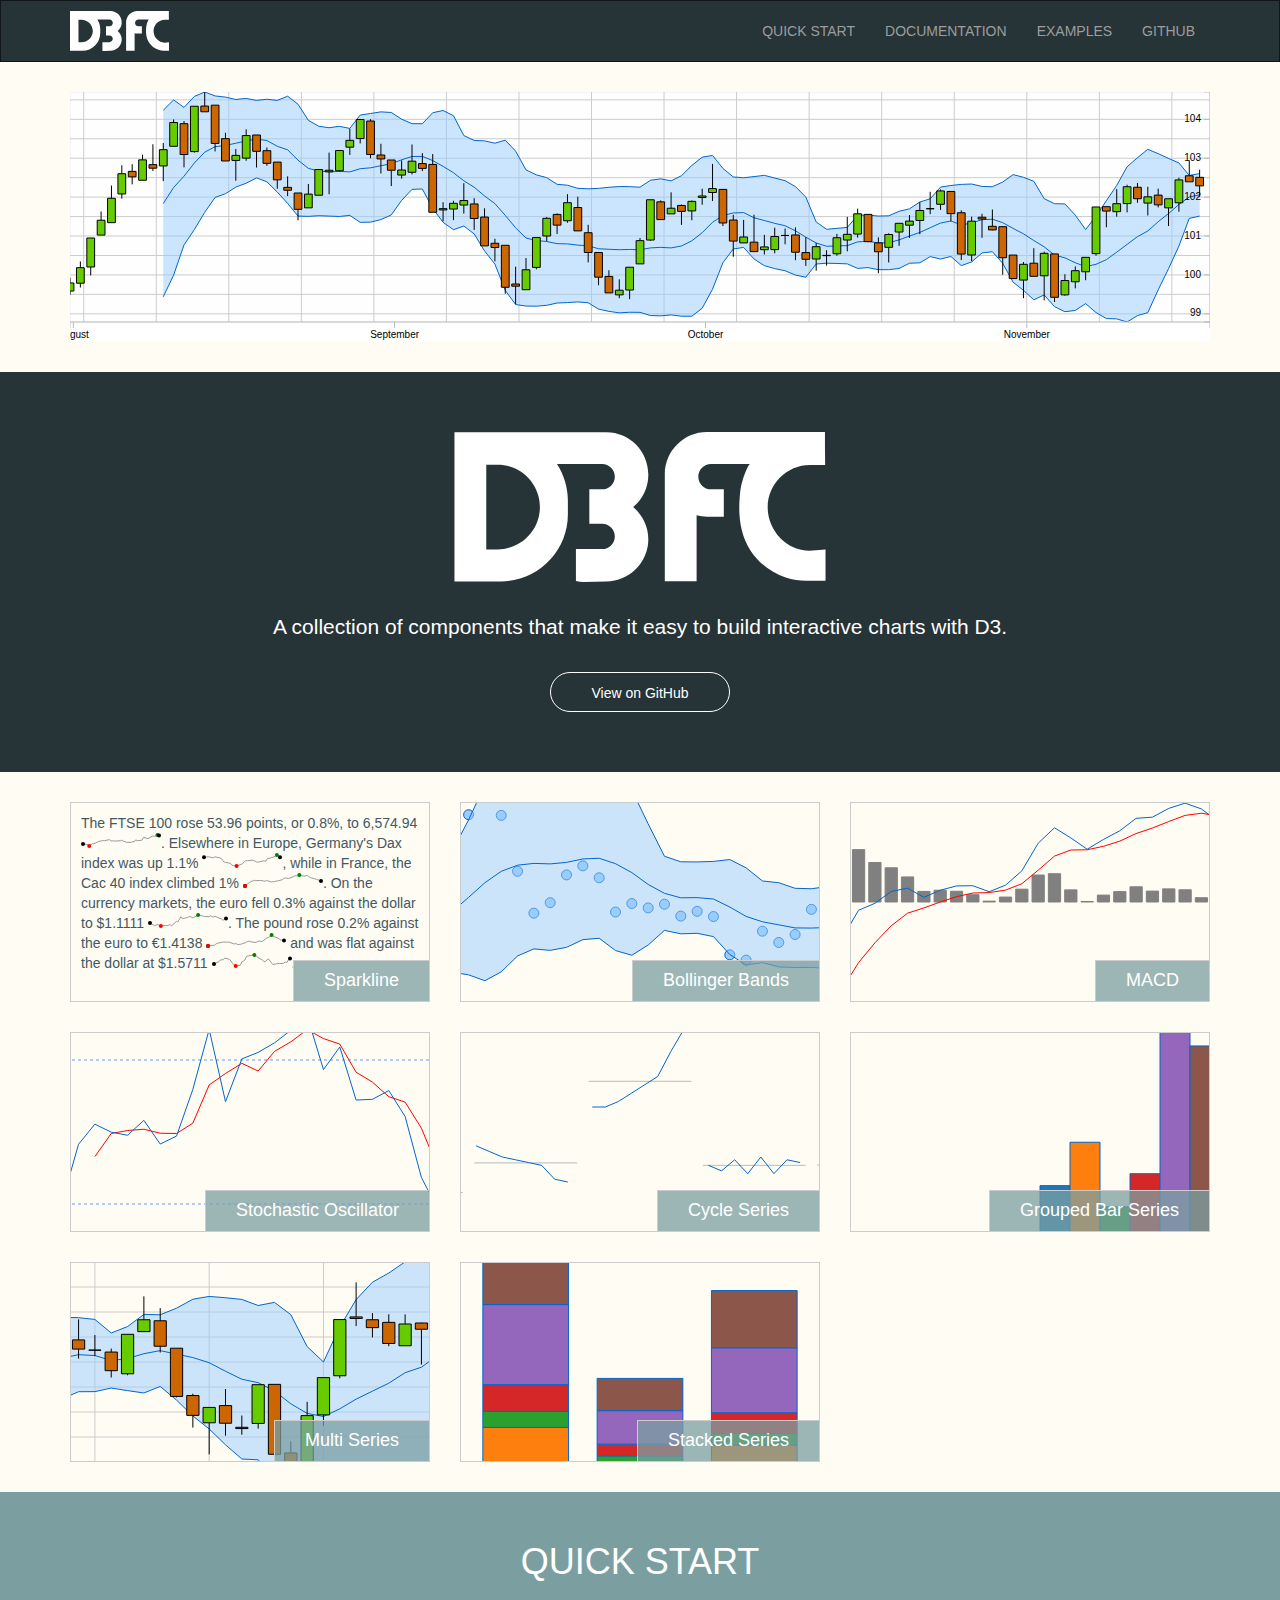
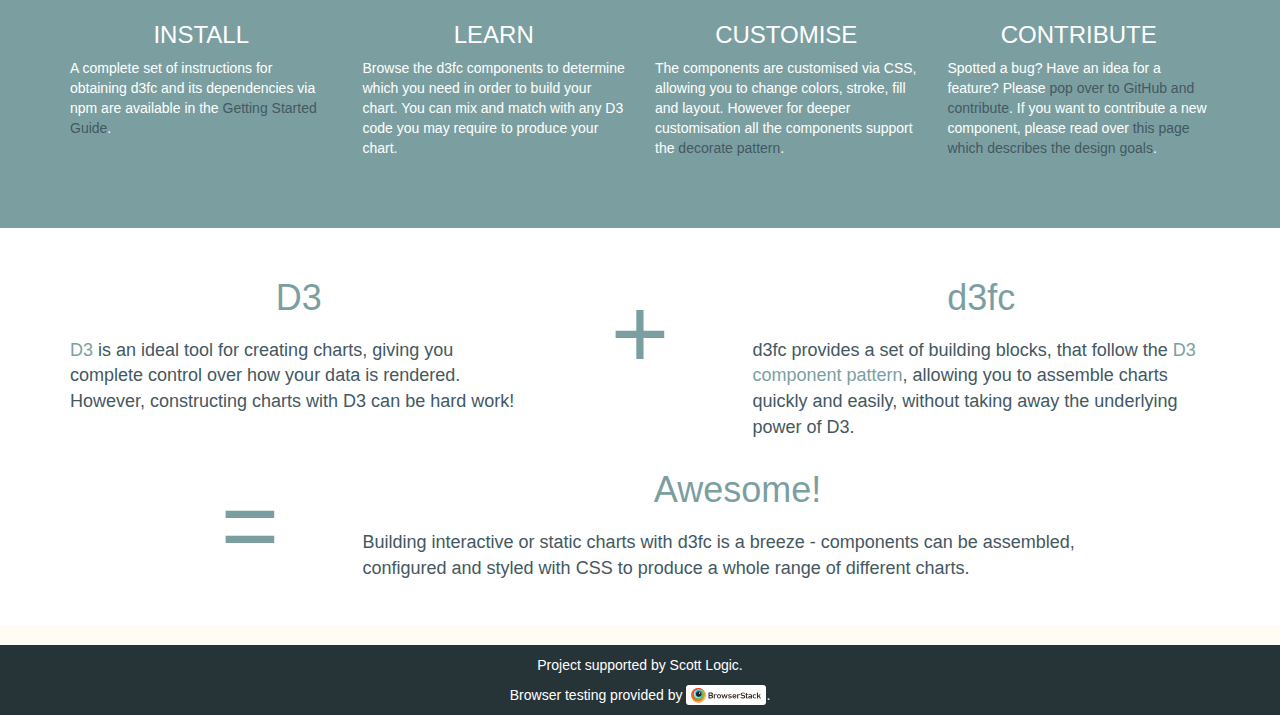
<file: index.html>
<!DOCTYPE html>
<html lang="en">
  <head>
    <meta charset="utf-8">
    <meta http-equiv="X-UA-Compatible" content="IE=edge">
    <meta name="viewport" content="width=device-width, initial-scale=1">

    <title>d3fc</title>
    <meta name="description" content="A collection of components that make it easy to build interactive charts with D3.">

    <script src="./scripts.js"></script>

    <link rel="icon" type="image/png" href="./images/favicon-16x16.png" sizes="16x16">
    <link rel="icon" type="image/png" href="./images/favicon-32x32.png" sizes="32x32">
    <link rel="icon" type="image/png" href="./images/favicon-96x96.png" sizes="96x96">
    <link rel="stylesheet" href="./styles.css" />
  </head>
  <body>
    <div class="content">

      <nav class="navbar navbar-inverse">
        <div class="container">
            <div class="navbar-header">
              <a href="./"><img class="navbar-logo" alt="d3fc" src="./images/logo.svg" /></a>
              <button type="button" class="navbar-toggle" data-toggle="collapse" data-target=".navbar-collapse">
                <span class="icon-bar"></span>
                <span class="icon-bar"></span>
                <span class="icon-bar"></span>
              </button>
              </div>
            <div class="navbar-collapse collapse">
              <ul class="nav navbar-nav navbar-right">
                <li><a href=".#quick-start">Quick Start</a></li>
                <li class=""><a href="./components/introduction/1-getting-started.html">Documentation</a></li>
                <li class=""><a href="./examples">Examples</a></li>
                <li><a href="https://github.com/ScottLogic/d3fc">GitHub</a></li>
              </ul>
            </div>
        </div>
      </nav>

      
<div class="top-chart chart container">
  <div class="row">
    <div class="col-md-12">
      <svg id="top-chart" style="width: 100%; height: 250px; background: white"></svg>
    </div>

  </div>
</div>

<div class="jumbotron text-center" id="jumbo1">
  <img alt="d3fc" src="./images/logo.svg" />
  <p>A collection of components that make it easy to build interactive charts with D3.</p>
  <a class="jumbotron-btn" href="https://github.com/ScottLogic/d3fc">View on GitHub</a>
</div>

<script type="text/javascript">
(function() {
  // create some test data
var generator = fc.data.random.financial().filter(null);
var data = generator(110);

function renderChart() {
  // add a new datapoint and remove an old one
  var datum = generator(1)[0];
  data.push(datum);
  data.shift();

  // Offset the range to include the full bar for the latest value
  var dateRange = fc.util.extent(data, 'date');
  dateRange[1] = d3.time.day.offset(dateRange[1], 1);

  // create a chart
  var chart = fc.chart.linearTimeSeries()
      .xDomain(dateRange)
      .xTicks(5)
      .yNice()
      .yTicks(5);

  // compute the bollinger bands and update the y-axis domain
  var bollingerAlgorithm = fc.indicator.algorithm.bollingerBands();
  bollingerAlgorithm(data);

  chart.yDomain(fc.util.extent(data, [
     function(d) { return d.bollingerBands.upper; },
     function(d) { return d.bollingerBands.lower; }
  ]));

  // Create the gridlines and series
  var gridlines = fc.annotation.gridline();
  var candlestick = fc.series.candlestick();
  var bollingerBands = fc.indicator.renderer.bollingerBands();

  // add them to the chart via a multi-series
  var multi = fc.series.multi()
      .series([gridlines, bollingerBands, candlestick]);
  chart.plotArea(multi);

  d3.select('svg')
      .datum(data)
      .call(chart);
}
renderChart();

setInterval(renderChart, 200);

addEventListener('resize', renderChart);

  window.onresize = renderChart;
}());
</script>

<div class="previews container">
  <div class="row">
    
      
        
          <div class="col-xs-4">
            
            <a href="components/chart/sparkline.html">
              <div id="chart-sparkline-js" class="chart-small">
                <p style="padding: 10px">The FTSE 100 rose 53.96 points, or 0.8%, to 6,574.94 <span class='sparkline'></span>.
Elsewhere in Europe, Germany's Dax index was up 1.1% <span class='sparkline'></span>, while in France, the Cac 40 index climbed 1% <span class='sparkline'></span>.
On the currency markets, the euro fell 0.3% against the dollar to $1.1111 <span class='sparkline'></span>. The pound rose 0.2% against the euro to €1.4138 <span class='sparkline'></span> and was flat against the dollar at $1.5711 <span class='sparkline'></span>.</p>

                <div class="caption">
                  <h4>Sparkline</h4>
                </div>
              </div>
            </a>
          </div>
          <script type="text/javascript">
          (function() {
              var f = createFixture('#chart-sparkline-js', 800, null, null, function() { return true; });
              var container = f.container, data = f.data
                xScale = f.xScale, yScale = f.yScale,
                height = f.dimensions.height, width = f.dimensions.width;
              d3.selectAll('.sparkline')
    .each(function() {
        var sparkline = d3.select(this);

        // typically at this point you would fetch or look-up the
        // data for the specific sparkline - here we use dummy data instead

        // var stock = sparkline.attr('data-ticker');
        var data = fc.data.random.financial()(50);

        var chart = fc.chart.sparkline()
            .xDomain(fc.util.extent(data, 'date'))
            .yDomain(fc.util.extent(data, 'low'))
            .radius(2)
            .yValue(function(d) { return d.low; });

        sparkline
            .append('svg')
            .style({
                height: '15px',
                width: '80px',
                display: 'inline'
            })
            .datum(data)
            .call(chart);
    });

          }());
          </script>
        
          <div class="col-xs-4">
            
            <a href="components/indicator/bollingerBands.html">
              <div id="indicator-algorithm-bollingerBands-js" class="chart-small">
                
                <div class="caption">
                  <h4>Bollinger Bands</h4>
                </div>
              </div>
            </a>
          </div>
          <script type="text/javascript">
          (function() {
              var f = createFixture('#indicator-algorithm-bollingerBands-js', 800, null, null, function() { return true; });
              var container = f.container, data = f.data
                xScale = f.xScale, yScale = f.yScale,
                height = f.dimensions.height, width = f.dimensions.width;
              // Create the point series
var point = fc.series.point()
    .xScale(xScale)
    .yScale(yScale);

container.append('g')
    .datum(data)
    .call(point);

// Create and apply the bollinger algorithm
var bollingerAlgorithm = fc.indicator.algorithm.bollingerBands();
bollingerAlgorithm(data);

// Create the renderer
var bollinger = fc.indicator.renderer.bollingerBands()
    .xScale(xScale)
    .yScale(yScale);

// Add it to the container
container.append('g')
    .datum(data)
    .call(bollinger);

          }());
          </script>
        
          <div class="col-xs-4">
            
            <a href="components/indicator/macd.html">
              <div id="indicator-algorithm-macd-js" class="chart-small">
                
                <div class="caption">
                  <h4>MACD</h4>
                </div>
              </div>
            </a>
          </div>
          <script type="text/javascript">
          (function() {
              var f = createFixture('#indicator-algorithm-macd-js', 800, null, null, function() { return true; });
              var container = f.container, data = f.data
                xScale = f.xScale, yScale = f.yScale,
                height = f.dimensions.height, width = f.dimensions.width;
              
// Create and apply the macd algorithm
var macdAlgorithm = fc.indicator.algorithm.macd()
    .fastPeriod(4)
    .slowPeriod(10)
    .signalPeriod(5);
macdAlgorithm(data);

// the MACD is rendered on its own scale, centered around zero
var maxExtent = d3.max(data, function(d) { return Math.abs(d.macd.macd); });
var yScale = d3.scale.linear()
    .domain([-maxExtent, maxExtent])
    .range([height, 0]);

// Create the renderer
var macd = fc.indicator.renderer.macd()
    .xScale(xScale)
    .yScale(yScale);

// Add it to the container
container.append('g')
    .datum(data)
    .call(macd);

          }());
          </script>
        
          <div class="col-xs-4">
            
            <a href="components/indicator/stochasticOscillator.html">
              <div id="indicator-algorithm-stochasticOscillator-js" class="chart-small">
                
                <div class="caption">
                  <h4>Stochastic Oscillator</h4>
                </div>
              </div>
            </a>
          </div>
          <script type="text/javascript">
          (function() {
              var f = createFixture('#indicator-algorithm-stochasticOscillator-js', 800, null, null, function() { return true; });
              var container = f.container, data = f.data
                xScale = f.xScale, yScale = f.yScale,
                height = f.dimensions.height, width = f.dimensions.width;
              // Create and apply the stochastic oscillator algorithm
var stochasticAlgorithm = fc.indicator.algorithm.stochasticOscillator()
    .kWindowSize(14);
stochasticAlgorithm(data);

// the stochastic oscillator is rendered on its own scale
var yScale = d3.scale.linear()
    .domain([0, 100])
    .range([height - 5, 5]);

// Create the renderer
var stochastic = fc.indicator.renderer.stochasticOscillator()
    .xScale(xScale)
    .yScale(yScale);

// Add it to the container
container.append('g')
    .datum(data)
    .call(stochastic);

          }());
          </script>
        
          <div class="col-xs-4">
            
            <a href="components/series/cycle.html">
              <div id="series-cycle-js" class="chart-small">
                
                <div class="caption">
                  <h4>Cycle Series</h4>
                </div>
              </div>
            </a>
          </div>
          <script type="text/javascript">
          (function() {
              var f = createFixture('#series-cycle-js', 800, null, null, function() { return true; });
              var container = f.container, data = f.data
                xScale = f.xScale, yScale = f.yScale,
                height = f.dimensions.height, width = f.dimensions.width;
              var data = [{"date":"20130603","sales":41},{"date":"20130604","sales":70},{"date":"20130605","sales":84},{"date":"20130606","sales":63},{"date":"20130607","sales":63},{"date":"20130608","sales":32},{"date":"20130609","sales":34},{"date":"20130610","sales":46},{"date":"20130611","sales":68},{"date":"20130612","sales":84},{"date":"20130613","sales":61},{"date":"20130614","sales":61},{"date":"20130615","sales":34},{"date":"20130616","sales":32},{"date":"20130617","sales":48},{"date":"20130618","sales":66},{"date":"20130619","sales":86},{"date":"20130620","sales":65},{"date":"20130621","sales":65},{"date":"20130622","sales":37},{"date":"20130623","sales":35},{"date":"20130624","sales":49},{"date":"20130625","sales":65},{"date":"20130626","sales":89},{"date":"20130627","sales":60},{"date":"20130628","sales":63},{"date":"20130629","sales":39},{"date":"20130630","sales":32},{"date":"20130701","sales":54},{"date":"20130702","sales":64},{"date":"20130703","sales":92},{"date":"20130704","sales":66},{"date":"20130705","sales":59},{"date":"20130706","sales":33},{"date":"20130707","sales":34},{"date":"20130708","sales":56},{"date":"20130709","sales":63},{"date":"20130710","sales":95},{"date":"20130711","sales":60},{"date":"20130712","sales":66},{"date":"20130713","sales":34},{"date":"20130714","sales":37},{"date":"20130715","sales":62},{"date":"20130716","sales":58},{"date":"20130717","sales":104},{"date":"20130718","sales":65},{"date":"20130719","sales":65},{"date":"20130720","sales":37},{"date":"20130721","sales":33},{"date":"20130722","sales":70},{"date":"20130723","sales":57},{"date":"20130724","sales":112},{"date":"20130725","sales":64},{"date":"20130726","sales":63},{"date":"20130727","sales":34},{"date":"20130728","sales":34}];

var parseDate = d3.time.format('%Y%m%d').parse;
data.forEach(function(d) {
    d.date = parseDate(d.date);
});

var dayScale = d3.scale.ordinal()
    .domain([0, 1, 2, 3, 4, 5, 6])
    .rangePoints([0, width], 1.0);

var salesScale = d3.scale.linear()
    .domain(fc.util.extent(data, 'sales'))
    .range([height, 0])
    .nice();

var subScale = d3.scale.linear()
    .domain(fc.util.extent(data, 'date'));

var subAxis = fc.series.axis()
    .tickSize(0)
    .ticks(0)
    .baseline(function(d) {
        return d3.mean(d, function(d) { return d.sales; });
    });

var lineSeries = fc.series.line()
    .xValue(function(d) { return d.date; })
    .yValue(function(d) { return d.sales; });

var multiSeries = fc.series.multi()
        .series([subAxis, lineSeries]);

var cycle = fc.series.cycle()
    .barWidth(fc.util.fractionalBarWidth(0.9))
    .yScale(salesScale)
    .xScale(dayScale)
    .xValue(function(d) { return d.date.getDay(); })
    .subScale(subScale)
    .subSeries(multiSeries);

container.datum(data)
    .call(cycle);

          }());
          </script>
        
          <div class="col-xs-4">
            
            <a href="components/series/grouped-bar.html">
              <div id="series-groupedBar-js" class="chart-small">
                
                <div class="caption">
                  <h4>Grouped Bar Series</h4>
                </div>
              </div>
            </a>
          </div>
          <script type="text/javascript">
          (function() {
              var f = createFixture('#series-groupedBar-js', 800, null, null, function() { return true; });
              var container = f.container, data = f.data
                xScale = f.xScale, yScale = f.yScale,
                height = f.dimensions.height, width = f.dimensions.width;
              var data = [
 {"State":"AL","Under 5 Years":"310","5 to 13 Years":"552","14 to 17 Years":"259","18 to 24 Years":"450","25 to 44 Years":"1215","45 to 64 Years":"641"},
 {"State":"AK","Under 5 Years":"52","5 to 13 Years":"85","14 to 17 Years":"42","18 to 24 Years":"74","25 to 44 Years":"183","45 to 64 Years":"50"},
 {"State":"AZ","Under 5 Years":"515","5 to 13 Years":"828","14 to 17 Years":"362","18 to 24 Years":"601","25 to 44 Years":"1804","45 to 64 Years":"1523"},
 {"State":"AR","Under 5 Years":"202","5 to 13 Years":"343","14 to 17 Years":"157","18 to 24 Years":"264","25 to 44 Years":"754","45 to 64 Years":"727"}
];

// manipulate the data into stacked series
var spread = fc.data.spread()
    .xValueKey('State');

var series = spread(data);

// create scales
var x = d3.scale.ordinal()
    .domain(data.map(function(d) { return d.State; }))
    .rangePoints([0, width], 1);

var color = d3.scale.category10();

var y = d3.scale.linear()
  .domain(fc.util.extent(series, function(d) { return 0; }, 'y'))
  .range([height, 0]);

// create the grouped bar series
var groupedBar = fc.series.groupedBar()
  .xScale(x)
  .yScale(y)
  .xValue(function(d) { return d.x; })
  .yValue(function(d) { return d.y; })
  .decorate(function(sel, data, index) {
      sel.select('path')
          .style('fill', color(index));
  });

// render
container.append('g')
    .datum(series)
    .call(groupedBar);

          }());
          </script>
        
          <div class="col-xs-4">
            
            <a href="components/series/multi.html">
              <div id="series-multi-js" class="chart-small">
                
                <div class="caption">
                  <h4>Multi Series</h4>
                </div>
              </div>
            </a>
          </div>
          <script type="text/javascript">
          (function() {
              var f = createFixture('#series-multi-js', 800, null, null, function() { return true; });
              var container = f.container, data = f.data
                xScale = f.xScale, yScale = f.yScale,
                height = f.dimensions.height, width = f.dimensions.width;
              var candlestick = fc.series.candlestick();
var gridlines = fc.annotation.gridline();

// Create a a bollinger series
var bollingerAlgorithm = fc.indicator.algorithm.bollingerBands();
bollingerAlgorithm(data);
var bollinger = fc.indicator.renderer.bollingerBands();

var multi = fc.series.multi()
    .series([gridlines, bollinger, candlestick])
    .xScale(xScale)
    .yScale(yScale);

container.append('g')
    .datum(data)
    .call(multi);

          }());
          </script>
        
          <div class="col-xs-4">
            
            <a href="components/series/stacked.html">
              <div id="series-stacked" class="chart-small">
                
                <div class="caption">
                  <h4>Stacked Series</h4>
                </div>
              </div>
            </a>
          </div>
          <script type="text/javascript">
          (function() {
              var f = createFixture('#series-stacked', 800, null, null, function() { return true; });
              var container = f.container, data = f.data
                xScale = f.xScale, yScale = f.yScale,
                height = f.dimensions.height, width = f.dimensions.width;
              var data = [
 {"State":"AL","Under 5 Years":"310","5 to 13 Years":"552","14 to 17 Years":"259","18 to 24 Years":"450","25 to 44 Years":"1215","45 to 64 Years":"641"},
 {"State":"AK","Under 5 Years":"52","5 to 13 Years":"85","14 to 17 Years":"42","18 to 24 Years":"74","25 to 44 Years":"183","45 to 64 Years":"50"},
 {"State":"AZ","Under 5 Years":"515","5 to 13 Years":"828","14 to 17 Years":"362","18 to 24 Years":"601","25 to 44 Years":"1804","45 to 64 Years":"1523"},
 {"State":"AR","Under 5 Years":"202","5 to 13 Years":"343","14 to 17 Years":"157","18 to 24 Years":"264","25 to 44 Years":"754","45 to 64 Years":"727"},
 {"State":"CO","Under 5 Years":"358","5 to 13 Years":"587","14 to 17 Years":"261","18 to 24 Years":"466","25 to 44 Years":"1464","45 to 64 Years":"1290"},
 {"State":"CT","Under 5 Years":"211","5 to 13 Years":"403","14 to 17 Years":"196","18 to 24 Years":"325","25 to 44 Years":"916","45 to 64 Years":"968"},
 {"State":"DE","Under 5 Years":"59","5 to 13 Years":"99","14 to 17 Years":"47","18 to 24 Years":"84","25 to 44 Years":"230","45 to 64 Years":"230"}
];

// manipulate the data into stacked series
var spread = fc.data.spread()
    .xValueKey('State');
var stack = d3.layout.stack();

var series = stack(spread(data));

// create scales
var x = d3.scale.ordinal()
    .domain(data.map(function(d) { return d.State; }))
    .rangePoints([0, width], 1);

var color = d3.scale.category10();

var y = d3.scale.linear()
  .domain(fc.util.extent(series, function(d) { return 0; },
                          function(d) { return d.y + d.y0; }))
  .range([height, 0]);

// create the stacked bar series (this could also be line or area)
var stack = fc.series.stacked.bar()
  .xScale(x)
  .yScale(y)
  .xValue(function(d) { return d.x; })
  .decorate(function(sel, data, index) {
      sel.select('path')
          .style('fill', color(index));
  });

// render
container.append('g')
    .datum(series)
    .call(stack);

          }());
          </script>
        
      
    
  </div>
</div>

<div id="quick-start" class="quick-start">
  <div class="container">
    <div class="row">
      <div class="col-md-12">
        <h1 class="text-center">QUICK START</h1>
      </div>
    </div>

    <div class="row">
      <div class="col-sm-3 ">
        <h3>Install</h3>
        <p>A complete set of instructions for obtaining d3fc and its dependencies via npm are available in the <a href="components/introduction/1-getting-started.html">Getting Started Guide</a>.</p>
      </div>
      <div class="col-sm-3 ">
        <h3>Learn</h3>
        <p>Browse the d3fc components to determine which you need in order to build your chart. You can mix and match with any D3 code you may require to produce your chart.</p>
      </div>
      <div class="col-sm-3 ">
        <h3>Customise</h3>
        <p>The components are customised via CSS, allowing you to change colors, stroke, fill and layout. However for deeper customisation all the components support the <a href="components/introduction/2-decorate-pattern.html">decorate pattern</a>.</p>
      </div>
      <div class="col-sm-3 ">
        <h3>Contribute</h3>
        <p>Spotted a bug? Have an idea for a feature? Please <a href="https://github.com/ScottLogic/d3fc">pop over to GitHub and contribute</a>. If you want to contribute a new component, please read
        over <a href="components/introduction/3-component-design.html">this page which describes the design goals</a>.</p>
      </div>
    </div>
  </div>
</div>

<div class="awesome">
  <div class="container">
    <div class="row">
      <div class="col-sm-5">
        <h1>D3</h1>
        <p><a href="http://d3js.org/">D3</a> is an ideal tool for creating charts, giving you complete control over how your data is rendered. However, constructing charts with D3 can be hard work!</p>
      </div>
      <div class="col-sm-2 text-center symbol">
        <h1>+</h1>
      </div>
      <div class="col-sm-5">
        <h1>d3fc</h1>
        <p>d3fc provides a set of building blocks, that follow the <a href="http://bost.ocks.org/mike/chart/">D3 component pattern</a>, allowing you to assemble charts quickly and easily, without taking away the underlying power of D3. </p>
      </div>
    </div>
    <div class="row">
      <div class="col-sm-offset-1 col-sm-2 text-center symbol">
        <h1>=</h1>
      </div>
      <div class="col-sm-8">
        <h1>Awesome!</h1>
        <p>Building interactive or static charts with d3fc is a breeze - components can be assembled, configured and styled with CSS to produce a whole range of different charts.</p>
      </div>
    </div>
  </div>
</div>


    </div>
    <footer>
      <div class="container">
        <p class="muted credit text-center">Project supported by <a href="http://www.scottlogic.com">Scott Logic</a>.</p>
        <p class="muted credit text-center">Browser testing provided by <a class="browserstack" href="https://browserstack.com">BrowserStack</a>.</p>
      </div>
    </footer>

    
    <script src="//localhost:35729/livereload.js"></script>
  </body>
</html>
</file>
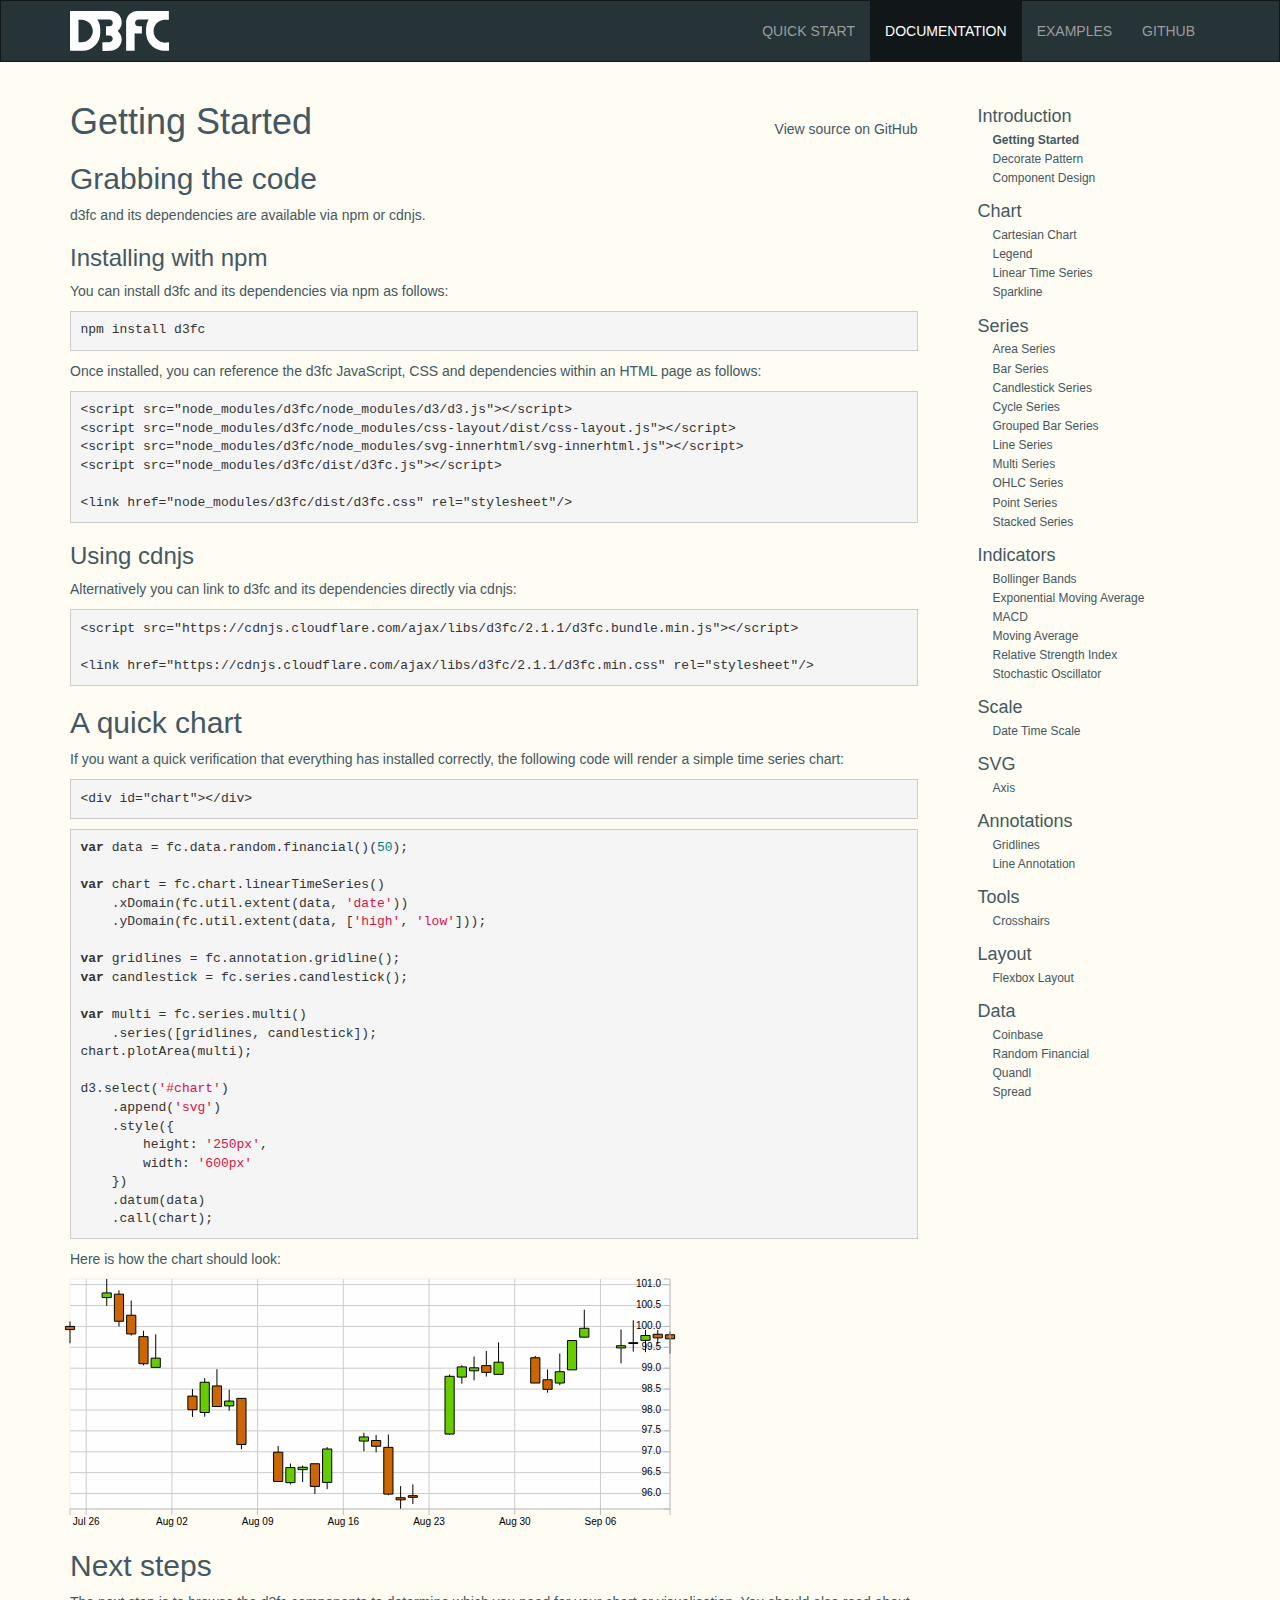
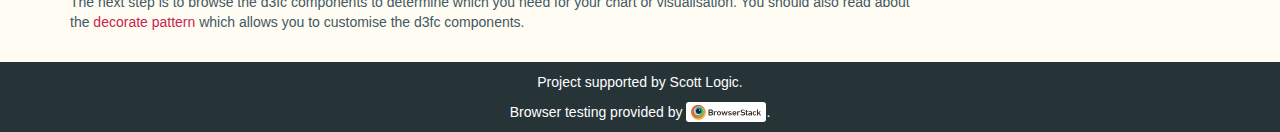
<file: components/index.html>
<!DOCTYPE html>
<html lang="en">
  <head>
    <meta charset="utf-8">
    <meta http-equiv="X-UA-Compatible" content="IE=edge">
    <meta name="viewport" content="width=device-width, initial-scale=1">

    <title>d3fc</title>
    <meta name="description" content="A collection of components that make it easy to build interactive charts with D3.">

    <script src="../scripts.js"></script>

    <link rel="icon" type="image/png" href="../images/favicon-16x16.png" sizes="16x16">
    <link rel="icon" type="image/png" href="../images/favicon-32x32.png" sizes="32x32">
    <link rel="icon" type="image/png" href="../images/favicon-96x96.png" sizes="96x96">
    <link rel="stylesheet" href="../styles.css" />
  </head>
  <body>
    <div class="content">

      <nav class="navbar navbar-inverse">
        <div class="container">
            <div class="navbar-header">
              <a href="../"><img class="navbar-logo" alt="d3fc" src="../images/logo.svg" /></a>
              <button type="button" class="navbar-toggle" data-toggle="collapse" data-target=".navbar-collapse">
                <span class="icon-bar"></span>
                <span class="icon-bar"></span>
                <span class="icon-bar"></span>
              </button>
              </div>
            <div class="navbar-collapse collapse">
              <ul class="nav navbar-nav navbar-right">
                <li><a href="..#quick-start">Quick Start</a></li>
                <li class=""><a href="../components/introduction/1-getting-started.html">Documentation</a></li>
                <li class=""><a href="../examples">Examples</a></li>
                <li><a href="https://github.com/ScottLogic/d3fc">GitHub</a></li>
              </ul>
            </div>
        </div>
      </nav>

      <!DOCTYPE html>
<meta charset=utf-8>
<title>Redirecting...</title>
<link rel=canonical href="../components/introduction/1-getting-started.html">
<meta http-equiv=refresh content="0; url=../components/introduction/1-getting-started.html">
<h1>Redirecting...</h1>
<a href="../components/introduction/1-getting-started.html">Click here if you are not redirected.</a>
<script>location='../components/introduction/1-getting-started.html'</script>


    </div>
    <footer>
      <div class="container">
        <p class="muted credit text-center">Project supported by <a href="http://www.scottlogic.com">Scott Logic</a>.</p>
        <p class="muted credit text-center">Browser testing provided by <a class="browserstack" href="https://browserstack.com">BrowserStack</a>.</p>
      </div>
    </footer>

    
    <script src="//localhost:35729/livereload.js"></script>
  </body>
</html>
</file>
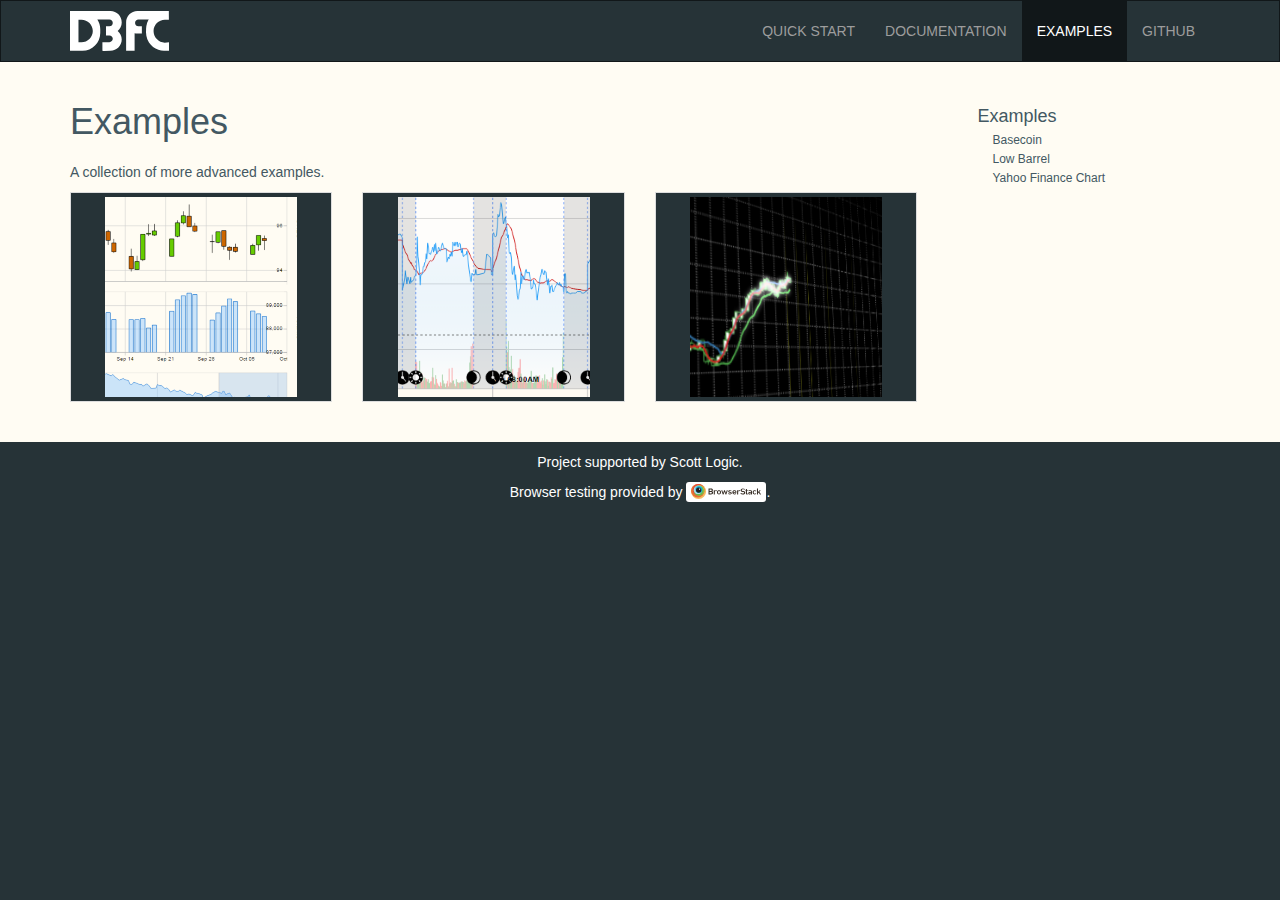
<file: examples/index.html>
<!DOCTYPE html>
<html lang="en">
  <head>
    <meta charset="utf-8">
    <meta http-equiv="X-UA-Compatible" content="IE=edge">
    <meta name="viewport" content="width=device-width, initial-scale=1">

    <title>Examples</title>
    <meta name="description" content="A collection of components that make it easy to build interactive charts with D3.">

    <script src="../scripts.js"></script>

    <link rel="icon" type="image/png" href="../images/favicon-16x16.png" sizes="16x16">
    <link rel="icon" type="image/png" href="../images/favicon-32x32.png" sizes="32x32">
    <link rel="icon" type="image/png" href="../images/favicon-96x96.png" sizes="96x96">
    <link rel="stylesheet" href="../styles.css" />
  </head>
  <body>
    <div class="content">

      <nav class="navbar navbar-inverse">
        <div class="container">
            <div class="navbar-header">
              <a href="../"><img class="navbar-logo" alt="d3fc" src="../images/logo.svg" /></a>
              <button type="button" class="navbar-toggle" data-toggle="collapse" data-target=".navbar-collapse">
                <span class="icon-bar"></span>
                <span class="icon-bar"></span>
                <span class="icon-bar"></span>
              </button>
              </div>
            <div class="navbar-collapse collapse">
              <ul class="nav navbar-nav navbar-right">
                <li><a href="..#quick-start">Quick Start</a></li>
                <li class=""><a href="../components/introduction/1-getting-started.html">Documentation</a></li>
                <li class="active"><a href="../examples">Examples</a></li>
                <li><a href="https://github.com/ScottLogic/d3fc">GitHub</a></li>
              </ul>
            </div>
        </div>
      </nav>

      
<div class="container example">

  <div class="row">

    <div class="col-sm-9 col-xs-12">
      <h1>
        Examples
      </h1>

      <p>A collection of more advanced examples.</p>
<div class="row">
  <div class="col-sm-6 col-md-4">
    <a href="low-barrel/" class="thumbnail">
      <img src="low-barrel/thumbnail.png" alt="Low Barrel">
    </a>
  </div>
  <div class="col-sm-6 col-md-4">
    <a href="yahoo-finance-chart/" class="thumbnail">
      <img src="yahoo-finance-chart/thumbnail.png" alt="Yahoo Finance Chart">
    </a>
  </div>
  <div class="col-sm-6 col-md-4">
    <a href="basecoin" class="thumbnail">
      <img src="basecoin/thumbnail.png" alt="Basecoin">
    </a>
  </div>
</div>



      <nav class="visible-xs-block">
        <ul class="pager">
          
            
          
            
          
            
          
            
          
            
          
            
          
            
          
            
          
            
          
            
          
            
          
            
          
            
          
            
          
            
          
            
          
            
          
            
          
            
          
            
          
            
          
            
          
            
          
            
          
            
          
            
          
            
          
            
          
            
          
            
          
            
          
            
          
            
          
            
              
            
          
            
              
                
                  
                  
                
                  
                  
                
                  
                  
                
                  
                  
                
                  
                  
                
                  
                  
                
                  
                  
                
                  
                  
                
                  
                  
                
                  
                  
                
                  
                  
                
                  
                  
                
                  
                  
                
                  
                  
                
                  
                  
                
                  
                  
                
                  
                  
                
                  
                  
                
                  
                  
                
                  
                  
                
                  
                  
                
                  
                  
                
                  
                  
                
                  
                  
                
                  
                  
                
                  
                  
                
                  
                  
                
                  
                  
                
                  
                  
                
                  
                  
                
                  
                  
                
                  
                  
                
                  
                  
                
                  
                    <li class="previous"><a href="basecoin/index.html"><span aria-hidden="true">&larr;</span> Basecoin</a></li>
                  
                  
                
                  
                  
                
                  
                  
                    <li class="next"><a href="low-barrel/index.html">Low Barrel <span aria-hidden="true">&rarr;</span></a></li>
                  
                
                  
                  
                
                  
                  
                
                  
                  
                
              
            
          
            
              
            
          
            
              
            
          
            
          
            
          
        </ul>
      </nav>
    </div>

    <nav class="col-sm-3 hidden-xs">
      <ul class="nav nav-stacked fixed nav-sidebar">
        
          <li>
            
              
                <h4>Examples</h4>
              
            
            <ul class="nav nav-stacked">
              
                
              
                
              
                
              
                
              
                
              
                
              
                
              
                
              
                
              
                
              
                
              
                
              
                
              
                
              
                
              
                
              
                
              
                
              
                
              
                
              
                
              
                
              
                
              
                
              
                
              
                
              
                
              
                
              
                
              
                
              
                
              
                
              
                
              
                
                    <li class="">
                      <a href="basecoin/index.html">
                        Basecoin
                      </a>
                    </li>
                
              
                
              
                
                    <li class="">
                      <a href="low-barrel/index.html">
                        Low Barrel
                      </a>
                    </li>
                
              
                
                    <li class="">
                      <a href="yahoo-finance-chart/index.html">
                        Yahoo Finance Chart
                      </a>
                    </li>
                
              
                
              
                
              
            </ul>
          </li>
        
      </ul>
    </nav>

  </div>

</div>


    </div>
    <footer>
      <div class="container">
        <p class="muted credit text-center">Project supported by <a href="http://www.scottlogic.com">Scott Logic</a>.</p>
        <p class="muted credit text-center">Browser testing provided by <a class="browserstack" href="https://browserstack.com">BrowserStack</a>.</p>
      </div>
    </footer>

    
    <script src="//localhost:35729/livereload.js"></script>
  </body>
</html>
</file>
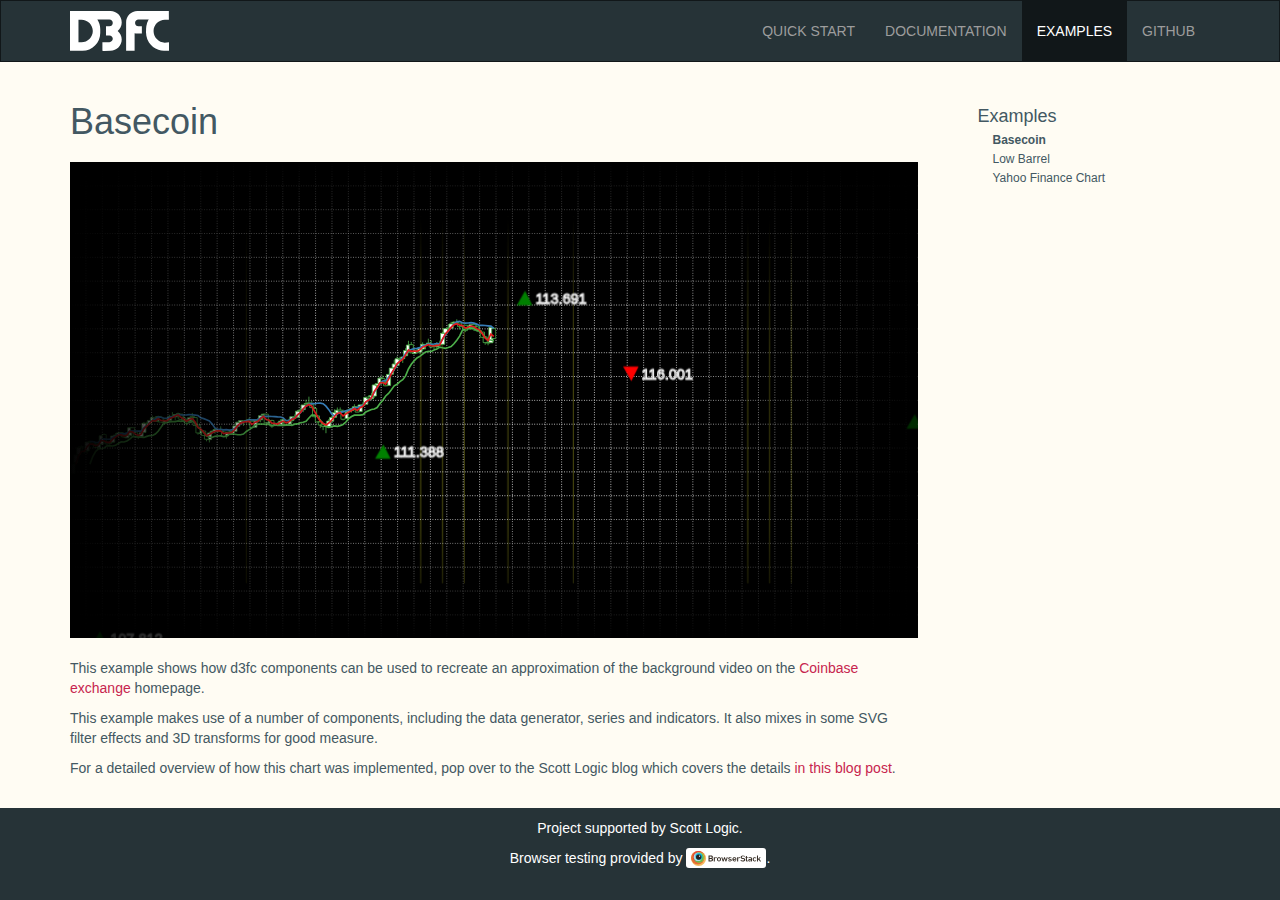
<file: examples/basecoin/index.html>
<!DOCTYPE html>
<html lang="en">
  <head>
    <meta charset="utf-8">
    <meta http-equiv="X-UA-Compatible" content="IE=edge">
    <meta name="viewport" content="width=device-width, initial-scale=1">

    <title>Basecoin</title>
    <meta name="description" content="A collection of components that make it easy to build interactive charts with D3.">

    <script src="../../scripts.js"></script>

    <link rel="icon" type="image/png" href="../../images/favicon-16x16.png" sizes="16x16">
    <link rel="icon" type="image/png" href="../../images/favicon-32x32.png" sizes="32x32">
    <link rel="icon" type="image/png" href="../../images/favicon-96x96.png" sizes="96x96">
    <link rel="stylesheet" href="../../styles.css" />
  </head>
  <body>
    <div class="content">

      <nav class="navbar navbar-inverse">
        <div class="container">
            <div class="navbar-header">
              <a href="../../"><img class="navbar-logo" alt="d3fc" src="../../images/logo.svg" /></a>
              <button type="button" class="navbar-toggle" data-toggle="collapse" data-target=".navbar-collapse">
                <span class="icon-bar"></span>
                <span class="icon-bar"></span>
                <span class="icon-bar"></span>
              </button>
              </div>
            <div class="navbar-collapse collapse">
              <ul class="nav navbar-nav navbar-right">
                <li><a href="../..#quick-start">Quick Start</a></li>
                <li class=""><a href="../../components/introduction/1-getting-started.html">Documentation</a></li>
                <li class="active"><a href="../../examples">Examples</a></li>
                <li><a href="https://github.com/ScottLogic/d3fc">GitHub</a></li>
              </ul>
            </div>
        </div>
      </nav>

      
<div class="container example">

  <div class="row">

    <div class="col-sm-9 col-xs-12">
      <h1>
        Basecoin
      </h1>

      <style>@import "index.css";</style>

<div id="viewport">
    <div id="camera">
        <svg id="background" viewbox="0 0 1024 576" mask="url(#mask)">
            <g id="vertical-lines"/>
        </svg>
        <svg id="midground" viewbox="0 0 1024 576">
            <defs>
                <mask id="mask">
                    <rect width="1024" height="576" fill="white"/>
                    <rect width="1024" height="576" fill="url(#mask-horizontal-gradient)"/>
                    <rect width="1024" height="576" fill="url(#mask-vertical-gradient)"/>
                    <linearGradient id="mask-horizontal-gradient" x1="0" x2="1" y1="0" y2="0">
                        <stop offset="0%" stop-opacity="1"/>
                        <stop offset="30%" stop-opacity="0"/>
                        <stop offset="70%" stop-opacity="0"/>
                        <stop offset="100%" stop-opacity="1"/>
                    </linearGradient>
                    <linearGradient id="mask-vertical-gradient" x1="0" x2="0" y1="0" y2="1">
                        <stop offset="0%" stop-opacity="1"/>
                        <stop offset="30%" stop-opacity="0"/>
                        <stop offset="70%" stop-opacity="0"/>
                        <stop offset="100%" stop-opacity="1"/>
                    </linearGradient>
                </mask>
                <filter id="blur" x="0%" y="0%" width="30%" height="100%">
                    <feImage xlink:href="#series" x="0" y="0" width="1024" height="576" result="image"/>
                    <feGaussianBlur in="image" stdDeviation="5"/>
                </filter>
                <mask id="blur-mask" x="0%" y="0%" width="30%" height="100%">
                    <rect width="1024" height="576" fill="url(#blur-mask-gradient)"/>
                    <linearGradient id="blur-mask-gradient" x1="0" x2="1" y1="0" y2="0">
                        <stop offset="0%" stop-color="white"/>
                        <stop offset="30%" stop-color="black"/>
                    </linearGradient>
                </mask>
                <mask id="inverted-blur-mask" x="0%" y="0%" width="100%" height="100%">
                    <rect width="1024" height="576" fill="url(#inverted-blur-mask-gradient)"/>
                    <linearGradient id="inverted-blur-mask-gradient" x1="0" x2="1" y1="0" y2="0">
                        <stop offset="0%" stop-color="black"/>
                        <stop offset="30%" stop-color="white"/>
                    </linearGradient>
                </mask>
                <filter id="flare" x="40%" y="30%" width="11%" height="40%">
                    <feImage xlink:href="#series" x="0" y="0" width="1024" height="576" result="image"/>
                    <feFlood flood-color="white" result="white-flood"/>
                    <feComposite in="white-flood" in2="image" operator="atop" result="white-image"/>
                    <feGaussianBlur in="white-image" stdDeviation="3" result="white-blur"/>
                    <feColorMatrix type="saturate" in="image" values="10" result="saturated-image"/>
                    <feComposite in="white-blur" in2="saturated-image" operator="over"/>
                </filter>
                <mask id="flare-mask" x="40%" y="30%" width="11%" height="40%">
                    <rect width="1024" height="576" fill="url(#flare-mask-gradient)"/>
                    <linearGradient id="flare-mask-gradient" x1="0" x2="1" y1="0" y2="0">
                        <stop offset="40%" stop-color="black"/>
                        <stop offset="45%" stop-color="white"/>
                    </linearGradient>
                </mask>
            </defs>
            <g id="gridlines" mask="url(#mask)"/>
            <g mask="url(#inverted-blur-mask)">
                <g id="series"/>
            </g>
            <g filter="url(#blur)" mask="url(#blur-mask)"/>
            <g filter="url(#flare)" mask="url(#flare-mask)"/>
        </svg>
        <svg id="foreground" viewbox="0 0 1024 576">
            <g id="labels" mask="url(#mask)"/>
        </svg>
    </div>
</div>

<p>This example shows how d3fc components can be used to recreate an approximation of the background video on the <a href="https://exchange.coinbase.com/">Coinbase exchange</a> homepage.</p>
<p>This example makes use of a number of components, including the data generator, series and indicators. It also mixes in some SVG filter effects and 3D transforms for good measure.</p>
<p>For a detailed overview of how this chart was implemented, pop over to the Scott Logic blog which covers the details <a href="http://blog.scottlogic.com/2015/08/06/an-adventure-in-svg-filter-land.html">in this blog post</a>.</p>
<script src="index.js"></script>



      <nav class="visible-xs-block">
        <ul class="pager">
          
            
          
            
          
            
          
            
          
            
          
            
          
            
          
            
          
            
          
            
          
            
          
            
          
            
          
            
          
            
          
            
          
            
          
            
          
            
          
            
          
            
          
            
          
            
          
            
          
            
          
            
          
            
          
            
          
            
          
            
          
            
          
            
          
            
          
            
              
                
                  
                  
                
                  
                  
                
                  
                  
                
                  
                  
                
                  
                  
                
                  
                  
                
                  
                  
                
                  
                  
                
                  
                  
                
                  
                  
                
                  
                  
                
                  
                  
                
                  
                  
                
                  
                  
                
                  
                  
                
                  
                  
                
                  
                  
                
                  
                  
                
                  
                  
                
                  
                  
                
                  
                  
                
                  
                  
                
                  
                  
                
                  
                  
                
                  
                  
                
                  
                  
                
                  
                  
                
                  
                  
                
                  
                  
                
                  
                  
                
                  
                  
                
                  
                  
                
                  
                    <li class="previous"><a href="../../components/tool/crosshairs.html"><span aria-hidden="true">&larr;</span> Crosshairs</a></li>
                  
                  
                
                  
                  
                
                  
                  
                    <li class="next"><a href="../index.html">Examples <span aria-hidden="true">&rarr;</span></a></li>
                  
                
                  
                  
                
                  
                  
                
                  
                  
                
                  
                  
                
              
            
          
            
              
            
          
            
              
            
          
            
              
            
          
            
          
            
          
        </ul>
      </nav>
    </div>

    <nav class="col-sm-3 hidden-xs">
      <ul class="nav nav-stacked fixed nav-sidebar">
        
          <li>
            
              
                <h4>Examples</h4>
              
            
            <ul class="nav nav-stacked">
              
                
              
                
              
                
              
                
              
                
              
                
              
                
              
                
              
                
              
                
              
                
              
                
              
                
              
                
              
                
              
                
              
                
              
                
              
                
              
                
              
                
              
                
              
                
              
                
              
                
              
                
              
                
              
                
              
                
              
                
              
                
              
                
              
                
              
                
                    <li class="active">
                      <a href="index.html">
                        Basecoin
                      </a>
                    </li>
                
              
                
              
                
                    <li class="">
                      <a href="../low-barrel/index.html">
                        Low Barrel
                      </a>
                    </li>
                
              
                
                    <li class="">
                      <a href="../yahoo-finance-chart/index.html">
                        Yahoo Finance Chart
                      </a>
                    </li>
                
              
                
              
                
              
            </ul>
          </li>
        
      </ul>
    </nav>

  </div>

</div>


    </div>
    <footer>
      <div class="container">
        <p class="muted credit text-center">Project supported by <a href="http://www.scottlogic.com">Scott Logic</a>.</p>
        <p class="muted credit text-center">Browser testing provided by <a class="browserstack" href="https://browserstack.com">BrowserStack</a>.</p>
      </div>
    </footer>

    
    <script src="//localhost:35729/livereload.js"></script>
  </body>
</html>
</file>
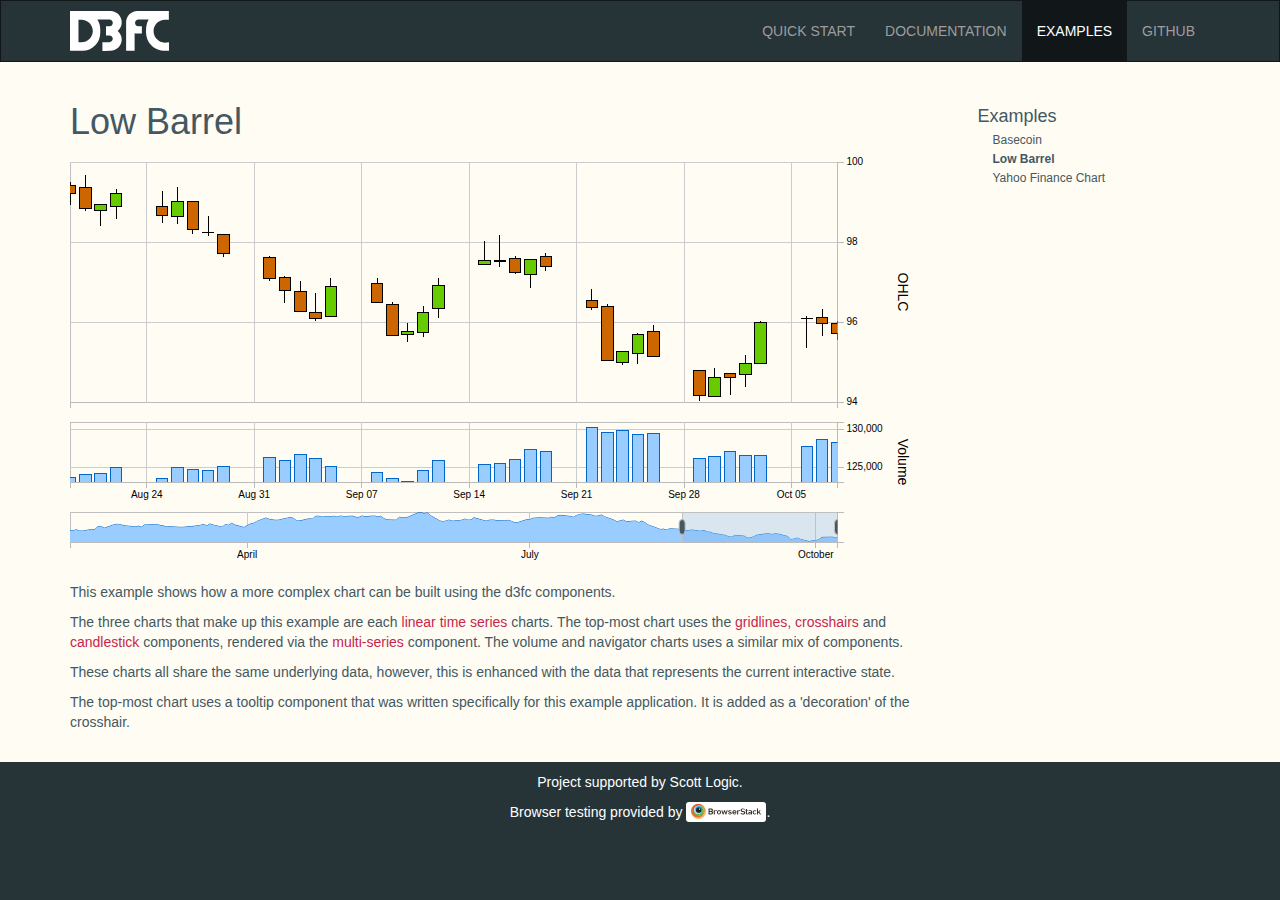
<file: examples/low-barrel/index.html>
<!DOCTYPE html>
<html lang="en">
  <head>
    <meta charset="utf-8">
    <meta http-equiv="X-UA-Compatible" content="IE=edge">
    <meta name="viewport" content="width=device-width, initial-scale=1">

    <title>Low Barrel</title>
    <meta name="description" content="A collection of components that make it easy to build interactive charts with D3.">

    <script src="../../scripts.js"></script>

    <link rel="icon" type="image/png" href="../../images/favicon-16x16.png" sizes="16x16">
    <link rel="icon" type="image/png" href="../../images/favicon-32x32.png" sizes="32x32">
    <link rel="icon" type="image/png" href="../../images/favicon-96x96.png" sizes="96x96">
    <link rel="stylesheet" href="../../styles.css" />
  </head>
  <body>
    <div class="content">

      <nav class="navbar navbar-inverse">
        <div class="container">
            <div class="navbar-header">
              <a href="../../"><img class="navbar-logo" alt="d3fc" src="../../images/logo.svg" /></a>
              <button type="button" class="navbar-toggle" data-toggle="collapse" data-target=".navbar-collapse">
                <span class="icon-bar"></span>
                <span class="icon-bar"></span>
                <span class="icon-bar"></span>
              </button>
              </div>
            <div class="navbar-collapse collapse">
              <ul class="nav navbar-nav navbar-right">
                <li><a href="../..#quick-start">Quick Start</a></li>
                <li class=""><a href="../../components/introduction/1-getting-started.html">Documentation</a></li>
                <li class="active"><a href="../../examples">Examples</a></li>
                <li><a href="https://github.com/ScottLogic/d3fc">GitHub</a></li>
              </ul>
            </div>
        </div>
      </nav>

      
<div class="container example">

  <div class="row">

    <div class="col-sm-9 col-xs-12">
      <h1>
        Low Barrel
      </h1>

      <style>@import "index.css";</style>

<svg id="low-barrel">
  <g layout-style="flex: 0.65; flexDirection: row">
    <svg class="main" layout-style="flex: 1"></svg>
    <g layout-style="width: 20; justifyContent: center">
      <g layout-style="height: 0">
        <text text-anchor="middle" transform="rotate(90)">OHLC</text>
      </g>
    </g>
  </g>
  <g layout-style="flex: 0.2; flexDirection: row">
    <svg class="volume" layout-style="flex: 1"></svg>
    <g layout-style="width: 20; justifyContent: center">
      <g layout-style="height: 0">
        <text text-anchor="middle" transform="rotate(90)">Volume</text>
      </g>
    </g>
  </g>
  <g layout-style="flex: 0.15; flexDirection: row">
    <svg class="navigator" layout-style="flex: 1"></svg>
    <text layout-style="width: 20"></text>
  </g>
</svg>

<p>This example shows how a more complex chart can be built using the d3fc components.</p>
<p>The three charts that make up this example are each <a href="../../components/chart/linearTimeSeries.html">linear time series</a> charts. The top-most chart uses the <a href="../../components/annotation/gridlines.html">gridlines</a>, <a href="../../components/tool/crosshairs.html">crosshairs</a> and <a href="../../components/series/candlestick.html">candlestick</a> components, rendered via the <a href="../../components/series/multi.html">multi-series</a> component. The volume and navigator charts uses a similar mix of components.</p>
<p>These charts all share the same underlying data, however, this is enhanced with the data that represents the current interactive state.</p>
<p>The top-most chart uses a tooltip component that was written specifically for this example application. It is added as a &#39;decoration&#39; of the crosshair.</p>


      <nav class="visible-xs-block">
        <ul class="pager">
          
            
          
            
          
            
          
            
          
            
          
            
          
            
          
            
          
            
          
            
          
            
          
            
          
            
          
            
          
            
          
            
          
            
          
            
          
            
          
            
          
            
          
            
          
            
          
            
          
            
          
            
          
            
          
            
          
            
          
            
          
            
          
            
          
            
          
            
              
            
          
            
              
            
          
            
              
                
                  
                  
                
                  
                  
                
                  
                  
                
                  
                  
                
                  
                  
                
                  
                  
                
                  
                  
                
                  
                  
                
                  
                  
                
                  
                  
                
                  
                  
                
                  
                  
                
                  
                  
                
                  
                  
                
                  
                  
                
                  
                  
                
                  
                  
                
                  
                  
                
                  
                  
                
                  
                  
                
                  
                  
                
                  
                  
                
                  
                  
                
                  
                  
                
                  
                  
                
                  
                  
                
                  
                  
                
                  
                  
                
                  
                  
                
                  
                  
                
                  
                  
                
                  
                  
                
                  
                  
                
                  
                  
                
                  
                    <li class="previous"><a href="../index.html"><span aria-hidden="true">&larr;</span> Examples</a></li>
                  
                  
                
                  
                  
                
                  
                  
                    <li class="next"><a href="../yahoo-finance-chart/index.html">Yahoo Finance Chart <span aria-hidden="true">&rarr;</span></a></li>
                  
                
                  
                  
                
                  
                  
                
              
            
          
            
              
            
          
            
          
            
          
        </ul>
      </nav>
    </div>

    <nav class="col-sm-3 hidden-xs">
      <ul class="nav nav-stacked fixed nav-sidebar">
        
          <li>
            
              
                <h4>Examples</h4>
              
            
            <ul class="nav nav-stacked">
              
                
              
                
              
                
              
                
              
                
              
                
              
                
              
                
              
                
              
                
              
                
              
                
              
                
              
                
              
                
              
                
              
                
              
                
              
                
              
                
              
                
              
                
              
                
              
                
              
                
              
                
              
                
              
                
              
                
              
                
              
                
              
                
              
                
              
                
                    <li class="">
                      <a href="../basecoin/index.html">
                        Basecoin
                      </a>
                    </li>
                
              
                
              
                
                    <li class="active">
                      <a href="index.html">
                        Low Barrel
                      </a>
                    </li>
                
              
                
                    <li class="">
                      <a href="../yahoo-finance-chart/index.html">
                        Yahoo Finance Chart
                      </a>
                    </li>
                
              
                
              
                
              
            </ul>
          </li>
        
      </ul>
    </nav>

  </div>

</div>


    </div>
    <footer>
      <div class="container">
        <p class="muted credit text-center">Project supported by <a href="http://www.scottlogic.com">Scott Logic</a>.</p>
        <p class="muted credit text-center">Browser testing provided by <a class="browserstack" href="https://browserstack.com">BrowserStack</a>.</p>
      </div>
    </footer>

    <script src="index.js"></script>
    <script src="//localhost:35729/livereload.js"></script>
  </body>
</html>
</file>
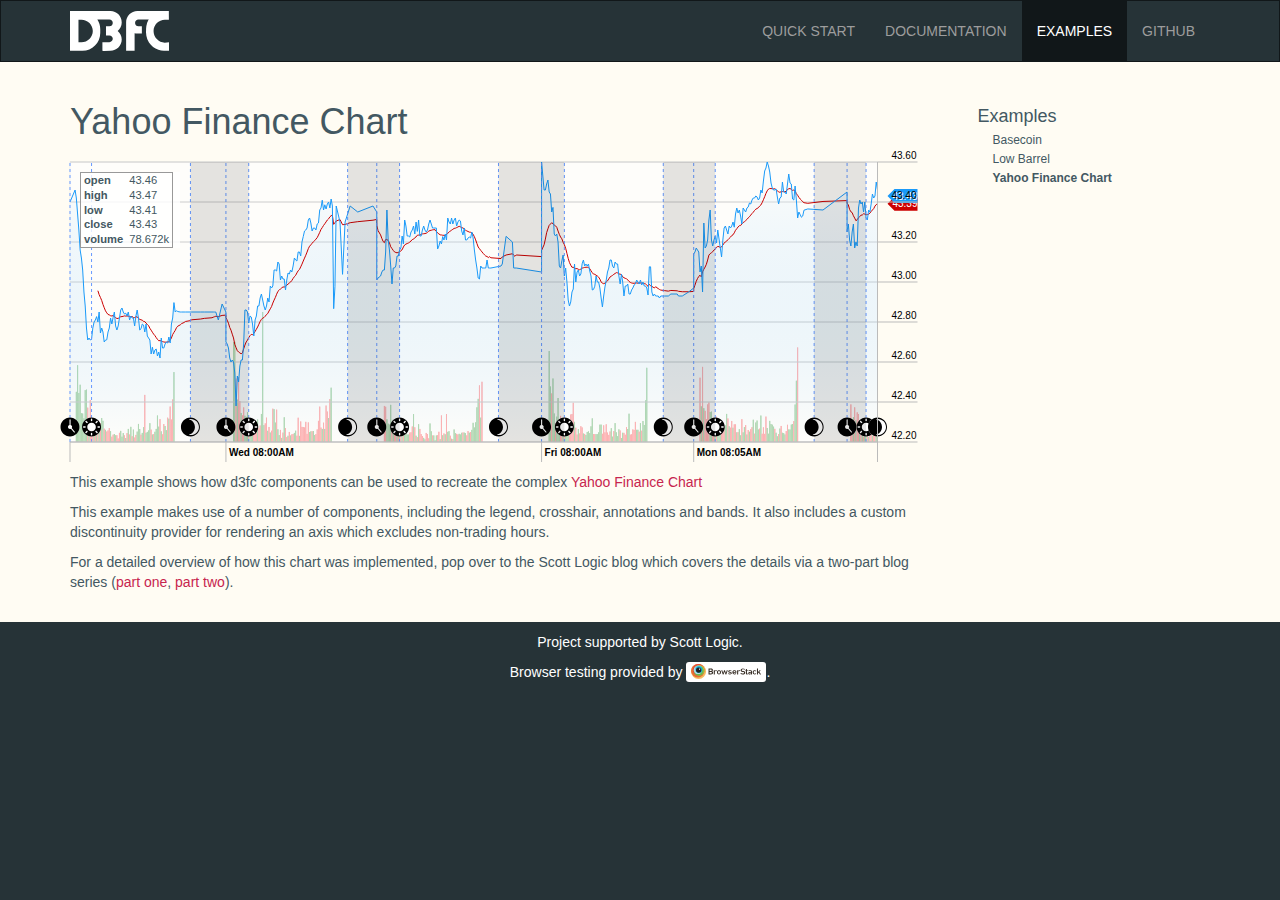
<file: examples/yahoo-finance-chart/index.html>
<!DOCTYPE html>
<html lang="en">
  <head>
    <meta charset="utf-8">
    <meta http-equiv="X-UA-Compatible" content="IE=edge">
    <meta name="viewport" content="width=device-width, initial-scale=1">

    <title>Yahoo Finance Chart</title>
    <meta name="description" content="A collection of components that make it easy to build interactive charts with D3.">

    <script src="../../scripts.js"></script>

    <link rel="icon" type="image/png" href="../../images/favicon-16x16.png" sizes="16x16">
    <link rel="icon" type="image/png" href="../../images/favicon-32x32.png" sizes="32x32">
    <link rel="icon" type="image/png" href="../../images/favicon-96x96.png" sizes="96x96">
    <link rel="stylesheet" href="../../styles.css" />
  </head>
  <body>
    <div class="content">

      <nav class="navbar navbar-inverse">
        <div class="container">
            <div class="navbar-header">
              <a href="../../"><img class="navbar-logo" alt="d3fc" src="../../images/logo.svg" /></a>
              <button type="button" class="navbar-toggle" data-toggle="collapse" data-target=".navbar-collapse">
                <span class="icon-bar"></span>
                <span class="icon-bar"></span>
                <span class="icon-bar"></span>
              </button>
              </div>
            <div class="navbar-collapse collapse">
              <ul class="nav navbar-nav navbar-right">
                <li><a href="../..#quick-start">Quick Start</a></li>
                <li class=""><a href="../../components/introduction/1-getting-started.html">Documentation</a></li>
                <li class="active"><a href="../../examples">Examples</a></li>
                <li><a href="https://github.com/ScottLogic/d3fc">GitHub</a></li>
              </ul>
            </div>
        </div>
      </nav>

      
<div class="container example">

  <div class="row">

    <div class="col-sm-9 col-xs-12">
      <h1>
        Yahoo Finance Chart
      </h1>

      <style>@import "index.css";</style>

<p><div style='margin-right: 40px;position:relative'>
  <div id="legend"></div>
  <svg id='time-series' style='height: 300px; width: 100%;  overflow: visible'>
    <defs>
      <linearGradient id="area-gradient"
                      x1="0%" y1="0%"
                      x2="0%" y2="100%">
         <stop offset="0%" stop-opacity="0.3" stop-color="#fff" />
        <stop offset="100%" stop-opacity="0" stop-color="#1a9af9" />
      </linearGradient>
      <g id="activeDay-1-1072d" transform="translate(-9.5-9.5)">
          <circle cx="9.5" cy="9.5" r="9.5" fill="#fff"/>
          <path d="M19 9.5c0 5.2-4.3 9.5-9.5 9.5S0 14.7 0 9.5 4.3 0 9.5 0 19 4.3 19 9.5zm-.9 0c0-.4-.3-.7-.7-.7H16c-.4 0-.7.3-.7.7 0 .4.3.7.7.7h1.4c.3 0 .7-.3.7-.7zm-2.5-5c.3-.3.3-.7 0-1-.3-.3-.7-.3-1 0l-1 1c-.3.3-.3.7 0 1 .3.3.7.3 1 0l1-1zm-1.8 5c0-2.4-1.9-4.3-4.3-4.3S5.2 7.1 5.2 9.5s1.9 4.3 4.3 4.3 4.3-1.9 4.3-4.3zm-3.6-6.4V1.7c0-.4-.3-.7-.7-.7-.4 0-.7.3-.7.7v1.4c0 .4.3.7.7.7.4 0 .7-.3.7-.7zM5.5 5.5c.3-.3.3-.7 0-1l-1-1c-.3-.3-.7-.3-1 0s-.3.7 0 1l1 1c.2.2.7.2 1 0zM3.1 8.8H1.6c-.4 0-.7.3-.7.7 0 .4.3.7.7.7H3c.4 0 .7-.3.7-.7.1-.4-.2-.7-.6-.7zm.3 5.7c-.3.3-.3.7 0 1 .3.3.7.3 1 0l1-1c.3-.3.3-.7 0-1-.3-.3-.7-.3-1 0l-1 1zm5.4 1.4v1.4c0 .4.3.7.7.7.4 0 .7-.3.7-.7v-1.4c0-.4-.3-.7-.7-.7-.4 0-.7.3-.7.7zm4.7-2.4c-.3.3-.3.7 0 1l1 1c.3.3.7.3 1 0 .3-.3.3-.7 0-1l-1-1c-.2-.2-.7-.2-1 0z"/>
      </g>
      <g id="postMarket-1-1072d" transform="translate(-9.5-9.5)">
          <circle cx="9.5" cy="9.5" r="9.5" fill="#fff"/>
          <path d="M9.5 19c5.2 0 9.5-4.3 9.5-9.5S14.7 0 9.5 0 0 4.3 0 9.5 4.3 19 9.5 19zM7.9 1.7c.6-.2 1.3-.3 2-.3C14.4 1.4 18 5 18 9.5s-3.6 8.1-8.1 8.1c-.7 0-1.4-.1-2-.3 3.5-.9 6.1-4.1 6.1-7.8 0-3.8-2.6-6.9-6.1-7.8z" fill-rule="evenodd" clip-rule="evenodd"/>
      </g>
      <g id="preMarket-1-1072d" transform="translate(-9.5-9.5)">
          <circle cx="9.5" cy="9.5" r="9.5" fill="#fff"/>
          <path d="M19 9.5c0 5.2-4.3 9.5-9.5 9.5S0 14.7 0 9.5 4.3 0 9.5 0 19 4.3 19 9.5zM14.3 14.3l-3.1-3.7c.2-.3.4-.7.4-1.1 0-.9-.6-1.7-1.5-1.9V2.3c0-.3-.2-.5-.5-.5s-.6.3-.6.5v5.2c-.9.2-1.5 1-1.5 1.9 0 1.1.9 2 2 2 .3 0 .6-.1.9-.2l3.2 3.7c.1.1.2.2.4.2.1 0 .2 0 .3-.1.1-.2.2-.5 0-.7z"/>
      </g>
    </defs>
  </svg>
</div></p>
<script src="tradedHours.js"></script>
<script src="index.js"></script>

<p>This example shows how d3fc components can be used to recreate the complex <a href="http://finance.yahoo.com/echarts?s=yhoo+Interactive#{&quot;showEma&quot;:true,&quot;emaColors&quot;:&quot;#cc0000&quot;,&quot;emaPeriods&quot;:&quot;50&quot;,&quot;emaWidths&quot;:&quot;1&quot;,&quot;emaGhosting&quot;:&quot;0&quot;,&quot;range&quot;:&quot;5d&quot;,&quot;allowChartStacking&quot;:true}">Yahoo Finance Chart</a></p>
<p>This example makes use of a number of components, including the legend, crosshair, annotations and bands. It also includes a custom discontinuity provider for rendering an axis which excludes non-trading hours.</p>
<p>For a detailed overview of how this chart was implemented, pop over to the Scott Logic blog which covers the details via a two-part blog series (<a href="http://blog.scottlogic.com/2015/07/08/yahoo-finance-chart.html">part one</a>, <a href="http://blog.scottlogic.com/2015/07/22/yahoo-finance-chart-part-two.html">part two</a>).</p>



      <nav class="visible-xs-block">
        <ul class="pager">
          
            
          
            
          
            
          
            
          
            
          
            
          
            
          
            
          
            
          
            
          
            
          
            
          
            
          
            
          
            
          
            
          
            
          
            
          
            
          
            
          
            
          
            
          
            
          
            
          
            
          
            
          
            
          
            
          
            
          
            
          
            
          
            
          
            
          
            
              
            
          
            
              
            
          
            
              
            
          
            
              
                
                  
                  
                
                  
                  
                
                  
                  
                
                  
                  
                
                  
                  
                
                  
                  
                
                  
                  
                
                  
                  
                
                  
                  
                
                  
                  
                
                  
                  
                
                  
                  
                
                  
                  
                
                  
                  
                
                  
                  
                
                  
                  
                
                  
                  
                
                  
                  
                
                  
                  
                
                  
                  
                
                  
                  
                
                  
                  
                
                  
                  
                
                  
                  
                
                  
                  
                
                  
                  
                
                  
                  
                
                  
                  
                
                  
                  
                
                  
                  
                
                  
                  
                
                  
                  
                
                  
                  
                
                  
                  
                
                  
                  
                
                  
                    <li class="previous"><a href="../low-barrel/index.html"><span aria-hidden="true">&larr;</span> Low Barrel</a></li>
                  
                  
                
                  
                  
                
                  
                  
                    <li class="next"><a href="../../components/index.html"> <span aria-hidden="true">&rarr;</span></a></li>
                  
                
                  
                  
                
              
            
          
            
          
            
          
        </ul>
      </nav>
    </div>

    <nav class="col-sm-3 hidden-xs">
      <ul class="nav nav-stacked fixed nav-sidebar">
        
          <li>
            
              
                <h4>Examples</h4>
              
            
            <ul class="nav nav-stacked">
              
                
              
                
              
                
              
                
              
                
              
                
              
                
              
                
              
                
              
                
              
                
              
                
              
                
              
                
              
                
              
                
              
                
              
                
              
                
              
                
              
                
              
                
              
                
              
                
              
                
              
                
              
                
              
                
              
                
              
                
              
                
              
                
              
                
              
                
                    <li class="">
                      <a href="../basecoin/index.html">
                        Basecoin
                      </a>
                    </li>
                
              
                
              
                
                    <li class="">
                      <a href="../low-barrel/index.html">
                        Low Barrel
                      </a>
                    </li>
                
              
                
                    <li class="active">
                      <a href="index.html">
                        Yahoo Finance Chart
                      </a>
                    </li>
                
              
                
              
                
              
            </ul>
          </li>
        
      </ul>
    </nav>

  </div>

</div>


    </div>
    <footer>
      <div class="container">
        <p class="muted credit text-center">Project supported by <a href="http://www.scottlogic.com">Scott Logic</a>.</p>
        <p class="muted credit text-center">Browser testing provided by <a class="browserstack" href="https://browserstack.com">BrowserStack</a>.</p>
      </div>
    </footer>

    
    <script src="//localhost:35729/livereload.js"></script>
  </body>
</html>
</file>
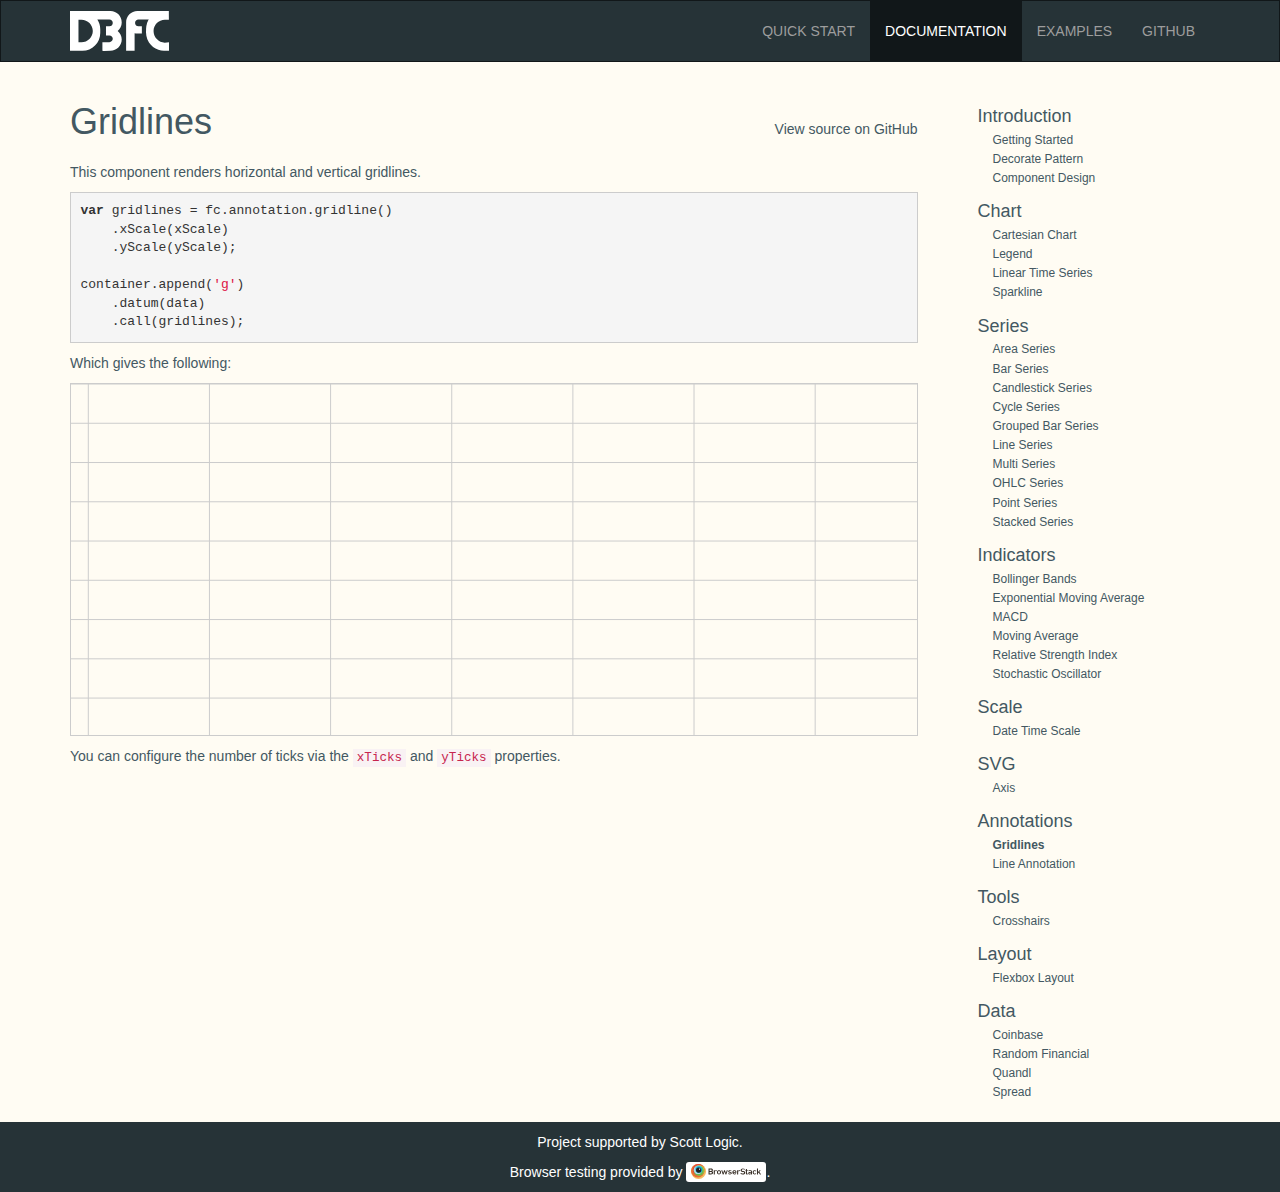
<file: components/annotation/gridlines.html>
<!DOCTYPE html>
<html lang="en">
  <head>
    <meta charset="utf-8">
    <meta http-equiv="X-UA-Compatible" content="IE=edge">
    <meta name="viewport" content="width=device-width, initial-scale=1">

    <title>Gridlines</title>
    <meta name="description" content="A collection of components that make it easy to build interactive charts with D3.">

    <script src="../../scripts.js"></script>

    <link rel="icon" type="image/png" href="../../images/favicon-16x16.png" sizes="16x16">
    <link rel="icon" type="image/png" href="../../images/favicon-32x32.png" sizes="32x32">
    <link rel="icon" type="image/png" href="../../images/favicon-96x96.png" sizes="96x96">
    <link rel="stylesheet" href="../../styles.css" />
  </head>
  <body>
    <div class="content">

      <nav class="navbar navbar-inverse">
        <div class="container">
            <div class="navbar-header">
              <a href="../../"><img class="navbar-logo" alt="d3fc" src="../../images/logo.svg" /></a>
              <button type="button" class="navbar-toggle" data-toggle="collapse" data-target=".navbar-collapse">
                <span class="icon-bar"></span>
                <span class="icon-bar"></span>
                <span class="icon-bar"></span>
              </button>
              </div>
            <div class="navbar-collapse collapse">
              <ul class="nav navbar-nav navbar-right">
                <li><a href="../..#quick-start">Quick Start</a></li>
                <li class="active"><a href="../../components/introduction/1-getting-started.html">Documentation</a></li>
                <li class=""><a href="../../examples">Examples</a></li>
                <li><a href="https://github.com/ScottLogic/d3fc">GitHub</a></li>
              </ul>
            </div>
        </div>
      </nav>

      
<div class="container component">

  <div class="row">

    <div class="col-sm-9 col-xs-12">
      <h1>
        Gridlines
        <a href="https://github.com/ScottLogic/d3fc/blob/master/src/annotation/gridline.js">View source on GitHub</a>
      </h1>

      <p>This component renders horizontal and vertical gridlines.</p>
<pre><code class="language-js"><span class="keyword">var</span> gridlines = fc.annotation.gridline()
    .xScale(xScale)
    .yScale(yScale);

container.append(<span class="string">'g'</span>)
    .datum(data)
    .call(gridlines);</code></pre>
<p>Which gives the following:</p>
<p><div id="annotation-gridline-js" class="chart"> </div></p>
<script type="text/javascript">
(function() {
    var desiredWidth = $('#annotation-gridline-js').width(),
        desiredHeight = desiredWidth / 2.4; //keeps the width-height ratio at 600-250 (defaults for createFixture)
    var f = createFixture('#annotation-gridline-js', desiredWidth, desiredHeight, null, function() { return true; });
    var container = f.container, data = f.data,
      xScale = f.xScale, yScale = f.yScale,
      height = f.dimensions.height, width = f.dimensions.width;

    var gridlines = fc.annotation.gridline()
    .xScale(xScale)
    .yScale(yScale);

container.append('g')
    .datum(data)
    .call(gridlines);

}());
</script>

<p>You can configure the number of ticks via the <code>xTicks</code> and <code>yTicks</code> properties.</p>


      <nav class="visible-xs-block">
        <ul class="pager">
          
            
              
            
          
            
              
                
                  
                    <li class="previous"><a href="../layout/layout.html"><span aria-hidden="true">&larr;</span> Flexbox Layout</a></li>
                  
                  
                
                  
                  
                
                  
                  
                    <li class="next"><a href="../chart/cartesianChart.html">Cartesian Chart <span aria-hidden="true">&rarr;</span></a></li>
                  
                
                  
                  
                
                  
                  
                
                  
                  
                
                  
                  
                
                  
                  
                
                  
                  
                
                  
                  
                
                  
                  
                
                  
                  
                
                  
                  
                
                  
                  
                
                  
                  
                
                  
                  
                
                  
                  
                
                  
                  
                
                  
                  
                
                  
                  
                
                  
                  
                
                  
                  
                
                  
                  
                
                  
                  
                
                  
                  
                
                  
                  
                
                  
                  
                
                  
                  
                
                  
                  
                
                  
                  
                
                  
                  
                
                  
                  
                
                  
                  
                
                  
                  
                
                  
                  
                
                  
                  
                
                  
                  
                
                  
                  
                
                  
                  
                
              
            
          
            
              
            
          
            
              
            
          
            
              
            
          
            
              
            
          
            
              
            
          
            
              
            
          
            
              
            
          
            
              
            
          
            
              
            
          
            
              
            
          
            
              
            
          
            
              
            
          
            
              
            
          
            
              
            
          
            
              
            
          
            
              
            
          
            
              
            
          
            
              
            
          
            
              
            
          
            
              
            
          
            
              
            
          
            
              
            
          
            
              
            
          
            
              
            
          
            
              
            
          
            
              
            
          
            
              
            
          
            
              
            
          
            
              
            
          
            
              
            
          
            
              
            
          
            
          
            
          
            
          
            
          
            
          
            
          
        </ul>
      </nav>
    </div>

    <nav class="col-sm-3 hidden-xs">
      <ul class="nav nav-stacked fixed nav-sidebar">
        
          <li>
            
              
                <h4>Introduction</h4>
              
            
              
            
              
            
              
            
              
            
              
            
              
            
              
            
              
            
              
            
            <ul class="nav nav-stacked">
              
                
              
                
              
                
              
                
              
                
              
                
              
                
              
                
              
                
              
                
              
                
              
                
              
                
              
                
              
                
              
                
              
                
                    <li class="">
                      <a href="../introduction/1-getting-started.html">
                        Getting Started
                      </a>
                    </li>
                
              
                
                    <li class="">
                      <a href="../introduction/2-decorate-pattern.html">
                        Decorate Pattern
                      </a>
                    </li>
                
              
                
                    <li class="">
                      <a href="../introduction/3-component-design.html">
                        Component Design
                      </a>
                    </li>
                
              
                
              
                
              
                
              
                
              
                
              
                
              
                
              
                
              
                
              
                
              
                
              
                
              
                
              
                
              
                
              
                
              
                
              
                
              
                
              
                
              
            </ul>
          </li>
        
          <li>
            
              
            
              
            
              
                <h4>Chart</h4>
              
            
              
            
              
            
              
            
              
            
              
            
              
            
              
            
            <ul class="nav nav-stacked">
              
                
              
                
              
                
                    <li class="">
                      <a href="../chart/cartesianChart.html">
                        Cartesian Chart
                      </a>
                    </li>
                
              
                
                    <li class="">
                      <a href="../chart/legend.html">
                        Legend
                      </a>
                    </li>
                
              
                
                    <li class="">
                      <a href="../chart/linearTimeSeries.html">
                        Linear Time Series
                      </a>
                    </li>
                
              
                
                    <li class="">
                      <a href="../chart/sparkline.html">
                        Sparkline
                      </a>
                    </li>
                
              
                
              
                
              
                
              
                
              
                
              
                
              
                
              
                
              
                
              
                
              
                
              
                
              
                
              
                
              
                
              
                
              
                
              
                
              
                
              
                
              
                
              
                
              
                
              
                
              
                
              
                
              
                
              
                
              
                
              
                
              
                
              
                
              
                
              
            </ul>
          </li>
        
          <li>
            
              
            
              
            
              
            
              
                <h4>Series</h4>
              
            
              
            
              
            
              
            
              
            
              
            
              
            
            <ul class="nav nav-stacked">
              
                
              
                
              
                
              
                
              
                
              
                
              
                
              
                
              
                
              
                
              
                
              
                
              
                
              
                
              
                
              
                
              
                
              
                
              
                
              
                
              
                
              
                
                    <li class="">
                      <a href="../series/area.html">
                        Area Series
                      </a>
                    </li>
                
              
                
                    <li class="">
                      <a href="../series/bar.html">
                        Bar Series
                      </a>
                    </li>
                
              
                
                    <li class="">
                      <a href="../series/candlestick.html">
                        Candlestick Series
                      </a>
                    </li>
                
              
                
                    <li class="">
                      <a href="../series/cycle.html">
                        Cycle Series
                      </a>
                    </li>
                
              
                
                    <li class="">
                      <a href="../series/grouped-bar.html">
                        Grouped Bar Series
                      </a>
                    </li>
                
              
                
                    <li class="">
                      <a href="../series/line.html">
                        Line Series
                      </a>
                    </li>
                
              
                
                    <li class="">
                      <a href="../series/multi.html">
                        Multi Series
                      </a>
                    </li>
                
              
                
                    <li class="">
                      <a href="../series/ohlc.html">
                        OHLC Series
                      </a>
                    </li>
                
              
                
                    <li class="">
                      <a href="../series/point.html">
                        Point Series
                      </a>
                    </li>
                
              
                
                    <li class="">
                      <a href="../series/stacked.html">
                        Stacked Series
                      </a>
                    </li>
                
              
                
              
                
              
                
              
                
              
                
              
                
              
                
              
                
              
            </ul>
          </li>
        
          <li>
            
              
            
              
            
              
            
              
            
              
                <h4>Indicators</h4>
              
            
              
            
              
            
              
            
              
            
              
            
            <ul class="nav nav-stacked">
              
                
              
                
              
                
              
                
              
                
              
                
              
                
              
                
              
                
              
                
              
                
                    <li class="">
                      <a href="../indicator/bollingerBands.html">
                        Bollinger Bands
                      </a>
                    </li>
                
              
                
                    <li class="">
                      <a href="../indicator/exponentialMovingAverage.html">
                        Exponential Moving Average
                      </a>
                    </li>
                
              
                
                    <li class="">
                      <a href="../indicator/macd.html">
                        MACD
                      </a>
                    </li>
                
              
                
                    <li class="">
                      <a href="../indicator/movingAverage.html">
                        Moving Average
                      </a>
                    </li>
                
              
                
                    <li class="">
                      <a href="../indicator/relativeStrengthIndicator.html">
                        Relative Strength Index
                      </a>
                    </li>
                
              
                
                    <li class="">
                      <a href="../indicator/stochasticOscillator.html">
                        Stochastic Oscillator
                      </a>
                    </li>
                
              
                
              
                
              
                
              
                
              
                
              
                
              
                
              
                
              
                
              
                
              
                
              
                
              
                
              
                
              
                
              
                
              
                
              
                
              
                
              
                
              
                
              
                
              
                
              
            </ul>
          </li>
        
          <li>
            
              
            
              
            
              
            
              
            
              
            
              
                <h4>Scale</h4>
              
            
              
            
              
            
              
            
              
            
            <ul class="nav nav-stacked">
              
                
              
                
              
                
              
                
              
                
              
                
              
                
              
                
              
                
              
                
              
                
              
                
              
                
              
                
              
                
              
                
              
                
              
                
              
                
              
                
              
                
                    <li class="">
                      <a href="../scale/dateTime.html">
                        Date Time Scale
                      </a>
                    </li>
                
              
                
              
                
              
                
              
                
              
                
              
                
              
                
              
                
              
                
              
                
              
                
              
                
              
                
              
                
              
                
              
                
              
                
              
                
              
            </ul>
          </li>
        
          <li>
            
              
            
              
            
              
            
              
            
              
            
              
            
              
            
              
                <h4>SVG</h4>
              
            
              
            
              
            
            <ul class="nav nav-stacked">
              
                
              
                
              
                
              
                
              
                
              
                
              
                
              
                
              
                
              
                
              
                
              
                
              
                
              
                
              
                
              
                
              
                
              
                
              
                
              
                
              
                
              
                
              
                
              
                
              
                
              
                
              
                
              
                
              
                
              
                
              
                
              
                
                    <li class="">
                      <a href="../svg/axis.html">
                        Axis
                      </a>
                    </li>
                
              
                
              
                
              
                
              
                
              
                
              
                
              
                
              
            </ul>
          </li>
        
          <li>
            
              
            
              
                <h4>Annotations</h4>
              
            
              
            
              
            
              
            
              
            
              
            
              
            
              
            
              
            
            <ul class="nav nav-stacked">
              
                
              
                
                    <li class="active">
                      <a href="gridlines.html">
                        Gridlines
                      </a>
                    </li>
                
              
                
              
                
              
                
              
                
              
                
              
                
              
                
              
                
              
                
              
                
              
                
              
                
              
                
              
                
              
                
              
                
              
                
              
                
                    <li class="">
                      <a href="line.html">
                        Line Annotation
                      </a>
                    </li>
                
              
                
              
                
              
                
              
                
              
                
              
                
              
                
              
                
              
                
              
                
              
                
              
                
              
                
              
                
              
                
              
                
              
                
              
                
              
                
              
            </ul>
          </li>
        
          <li>
            
              
            
              
            
              
            
              
            
              
            
              
            
              
                <h4>Tools</h4>
              
            
              
            
              
            
              
            
            <ul class="nav nav-stacked">
              
                
              
                
              
                
              
                
              
                
              
                
              
                
              
                
              
                
              
                
              
                
              
                
              
                
              
                
              
                
              
                
              
                
              
                
              
                
              
                
              
                
              
                
              
                
              
                
              
                
              
                
              
                
              
                
              
                
              
                
              
                
              
                
              
                
                    <li class="">
                      <a href="../tool/crosshairs.html">
                        Crosshairs
                      </a>
                    </li>
                
              
                
              
                
              
                
              
                
              
                
              
                
              
            </ul>
          </li>
        
          <li>
            
              
            
              
            
              
            
              
            
              
            
              
            
              
            
              
            
              
                <h4>Layout</h4>
              
            
              
            
            <ul class="nav nav-stacked">
              
                
                    <li class="">
                      <a href="../layout/layout.html">
                        Flexbox Layout
                      </a>
                    </li>
                
              
                
              
                
              
                
              
                
              
                
              
                
              
                
              
                
              
                
              
                
              
                
              
                
              
                
              
                
              
                
              
                
              
                
              
                
              
                
              
                
              
                
              
                
              
                
              
                
              
                
              
                
              
                
              
                
              
                
              
                
              
                
              
                
              
                
              
                
              
                
              
                
              
                
              
                
              
            </ul>
          </li>
        
          <li>
            
              
            
              
            
              
            
              
            
              
            
              
            
              
            
              
            
              
            
              
                <h4>Data</h4>
              
            
            <ul class="nav nav-stacked">
              
                
              
                
              
                
              
                
              
                
              
                
              
                
                    <li class="">
                      <a href="../data/coinbase.html">
                        Coinbase
                      </a>
                    </li>
                
              
                
                    <li class="">
                      <a href="../data/financial.html">
                        Random Financial
                      </a>
                    </li>
                
              
                
                    <li class="">
                      <a href="../data/quandl.html">
                        Quandl
                      </a>
                    </li>
                
              
                
                    <li class="">
                      <a href="../data/spread.html">
                        Spread
                      </a>
                    </li>
                
              
                
              
                
              
                
              
                
              
                
              
                
              
                
              
                
              
                
              
                
              
                
              
                
              
                
              
                
              
                
              
                
              
                
              
                
              
                
              
                
              
                
              
                
              
                
              
                
              
                
              
                
              
                
              
                
              
                
              
            </ul>
          </li>
        
      </ul>
    </nav>

  </div>

</div>


    </div>
    <footer>
      <div class="container">
        <p class="muted credit text-center">Project supported by <a href="http://www.scottlogic.com">Scott Logic</a>.</p>
        <p class="muted credit text-center">Browser testing provided by <a class="browserstack" href="https://browserstack.com">BrowserStack</a>.</p>
      </div>
    </footer>

    
    <script src="//localhost:35729/livereload.js"></script>
  </body>
</html>
</file>
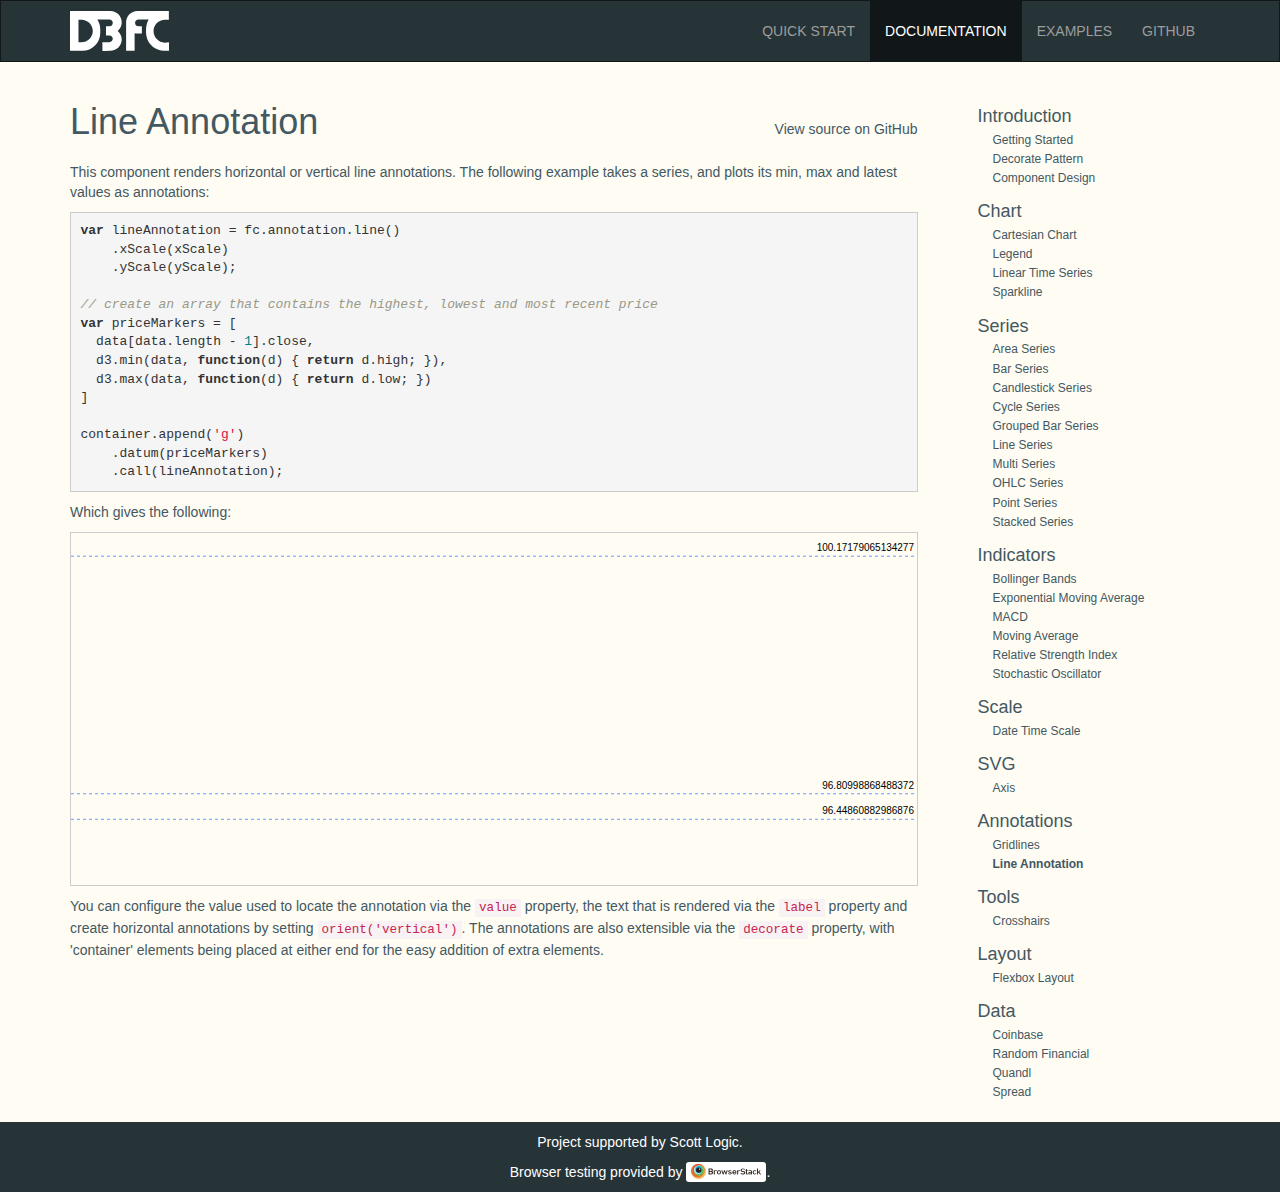
<file: components/annotation/line.html>
<!DOCTYPE html>
<html lang="en">
  <head>
    <meta charset="utf-8">
    <meta http-equiv="X-UA-Compatible" content="IE=edge">
    <meta name="viewport" content="width=device-width, initial-scale=1">

    <title>Line Annotation</title>
    <meta name="description" content="A collection of components that make it easy to build interactive charts with D3.">

    <script src="../../scripts.js"></script>

    <link rel="icon" type="image/png" href="../../images/favicon-16x16.png" sizes="16x16">
    <link rel="icon" type="image/png" href="../../images/favicon-32x32.png" sizes="32x32">
    <link rel="icon" type="image/png" href="../../images/favicon-96x96.png" sizes="96x96">
    <link rel="stylesheet" href="../../styles.css" />
  </head>
  <body>
    <div class="content">

      <nav class="navbar navbar-inverse">
        <div class="container">
            <div class="navbar-header">
              <a href="../../"><img class="navbar-logo" alt="d3fc" src="../../images/logo.svg" /></a>
              <button type="button" class="navbar-toggle" data-toggle="collapse" data-target=".navbar-collapse">
                <span class="icon-bar"></span>
                <span class="icon-bar"></span>
                <span class="icon-bar"></span>
              </button>
              </div>
            <div class="navbar-collapse collapse">
              <ul class="nav navbar-nav navbar-right">
                <li><a href="../..#quick-start">Quick Start</a></li>
                <li class="active"><a href="../../components/introduction/1-getting-started.html">Documentation</a></li>
                <li class=""><a href="../../examples">Examples</a></li>
                <li><a href="https://github.com/ScottLogic/d3fc">GitHub</a></li>
              </ul>
            </div>
        </div>
      </nav>

      
<div class="container component">

  <div class="row">

    <div class="col-sm-9 col-xs-12">
      <h1>
        Line Annotation
        <a href="https://github.com/ScottLogic/d3fc/blob/master/src/tool/line.js">View source on GitHub</a>
      </h1>

      <p>This component renders horizontal or vertical line annotations. The following example takes a series, and plots its min, max and latest values as annotations:</p>
<pre><code class="language-js"><span class="keyword">var</span> lineAnnotation = fc.annotation.line()
    .xScale(xScale)
    .yScale(yScale);

<span class="comment">// create an array that contains the highest, lowest and most recent price</span>
<span class="keyword">var</span> priceMarkers = [
  data[data.length - <span class="number">1</span>].close,
  d3.min(data, <span class="function"><span class="keyword">function</span><span class="params">(d)</span> {</span> <span class="keyword">return</span> d.high; }),
  d3.max(data, <span class="function"><span class="keyword">function</span><span class="params">(d)</span> {</span> <span class="keyword">return</span> d.low; })
]

container.append(<span class="string">'g'</span>)
    .datum(priceMarkers)
    .call(lineAnnotation);</code></pre>
<p>Which gives the following:</p>
<p><div id="tool-line-js" class="chart"> </div></p>
<script type="text/javascript">
(function() {
    var desiredWidth = $('#tool-line-js').width(),
        desiredHeight = desiredWidth / 2.4; //keeps the width-height ratio at 600-250 (defaults for createFixture)
    var f = createFixture('#tool-line-js', desiredWidth, desiredHeight, null, function() { return true; });
    var container = f.container, data = f.data,
      xScale = f.xScale, yScale = f.yScale,
      height = f.dimensions.height, width = f.dimensions.width;

    var lineAnnotation = fc.annotation.line()
    .xScale(xScale)
    .yScale(yScale);

// create an array that contains the highest, lowest and most recent price
var priceMarkers = [
  data[data.length - 1].close,
  d3.min(data, function(d) { return d.high; }),
  d3.max(data, function(d) { return d.low; })
]

container.append('g')
    .datum(priceMarkers)
    .call(lineAnnotation);

}());
</script>

<p>You can configure the value used to locate the annotation via the <code>value</code> property, the text that is rendered via the <code>label</code> property and create horizontal annotations by setting <code>orient(&#39;vertical&#39;)</code>. The annotations are also extensible via the <code>decorate</code> property, with &#39;container&#39; elements being placed at either end for the easy addition of extra elements.</p>


      <nav class="visible-xs-block">
        <ul class="pager">
          
            
              
            
          
            
              
            
          
            
              
            
          
            
              
            
          
            
              
            
          
            
              
            
          
            
              
            
          
            
              
            
          
            
              
            
          
            
              
            
          
            
              
            
          
            
              
            
          
            
              
            
          
            
              
            
          
            
              
            
          
            
              
            
          
            
              
            
          
            
              
            
          
            
              
            
          
            
              
                
                  
                  
                
                  
                  
                
                  
                  
                
                  
                  
                
                  
                  
                
                  
                  
                
                  
                  
                
                  
                  
                
                  
                  
                
                  
                  
                
                  
                  
                
                  
                  
                
                  
                  
                
                  
                  
                
                  
                  
                
                  
                  
                
                  
                  
                
                  
                  
                
                  
                    <li class="previous"><a href="../introduction/3-component-design.html"><span aria-hidden="true">&larr;</span> Component Design</a></li>
                  
                  
                
                  
                  
                
                  
                  
                    <li class="next"><a href="../scale/dateTime.html">Date Time Scale <span aria-hidden="true">&rarr;</span></a></li>
                  
                
                  
                  
                
                  
                  
                
                  
                  
                
                  
                  
                
                  
                  
                
                  
                  
                
                  
                  
                
                  
                  
                
                  
                  
                
                  
                  
                
                  
                  
                
                  
                  
                
                  
                  
                
                  
                  
                
                  
                  
                
                  
                  
                
                  
                  
                
                  
                  
                
              
            
          
            
              
            
          
            
              
            
          
            
              
            
          
            
              
            
          
            
              
            
          
            
              
            
          
            
              
            
          
            
              
            
          
            
              
            
          
            
              
            
          
            
              
            
          
            
              
            
          
            
              
            
          
            
          
            
          
            
          
            
          
            
          
            
          
        </ul>
      </nav>
    </div>

    <nav class="col-sm-3 hidden-xs">
      <ul class="nav nav-stacked fixed nav-sidebar">
        
          <li>
            
              
                <h4>Introduction</h4>
              
            
              
            
              
            
              
            
              
            
              
            
              
            
              
            
              
            
              
            
            <ul class="nav nav-stacked">
              
                
              
                
              
                
              
                
              
                
              
                
              
                
              
                
              
                
              
                
              
                
              
                
              
                
              
                
              
                
              
                
              
                
                    <li class="">
                      <a href="../introduction/1-getting-started.html">
                        Getting Started
                      </a>
                    </li>
                
              
                
                    <li class="">
                      <a href="../introduction/2-decorate-pattern.html">
                        Decorate Pattern
                      </a>
                    </li>
                
              
                
                    <li class="">
                      <a href="../introduction/3-component-design.html">
                        Component Design
                      </a>
                    </li>
                
              
                
              
                
              
                
              
                
              
                
              
                
              
                
              
                
              
                
              
                
              
                
              
                
              
                
              
                
              
                
              
                
              
                
              
                
              
                
              
                
              
            </ul>
          </li>
        
          <li>
            
              
            
              
            
              
                <h4>Chart</h4>
              
            
              
            
              
            
              
            
              
            
              
            
              
            
              
            
            <ul class="nav nav-stacked">
              
                
              
                
              
                
                    <li class="">
                      <a href="../chart/cartesianChart.html">
                        Cartesian Chart
                      </a>
                    </li>
                
              
                
                    <li class="">
                      <a href="../chart/legend.html">
                        Legend
                      </a>
                    </li>
                
              
                
                    <li class="">
                      <a href="../chart/linearTimeSeries.html">
                        Linear Time Series
                      </a>
                    </li>
                
              
                
                    <li class="">
                      <a href="../chart/sparkline.html">
                        Sparkline
                      </a>
                    </li>
                
              
                
              
                
              
                
              
                
              
                
              
                
              
                
              
                
              
                
              
                
              
                
              
                
              
                
              
                
              
                
              
                
              
                
              
                
              
                
              
                
              
                
              
                
              
                
              
                
              
                
              
                
              
                
              
                
              
                
              
                
              
                
              
                
              
                
              
            </ul>
          </li>
        
          <li>
            
              
            
              
            
              
            
              
                <h4>Series</h4>
              
            
              
            
              
            
              
            
              
            
              
            
              
            
            <ul class="nav nav-stacked">
              
                
              
                
              
                
              
                
              
                
              
                
              
                
              
                
              
                
              
                
              
                
              
                
              
                
              
                
              
                
              
                
              
                
              
                
              
                
              
                
              
                
              
                
                    <li class="">
                      <a href="../series/area.html">
                        Area Series
                      </a>
                    </li>
                
              
                
                    <li class="">
                      <a href="../series/bar.html">
                        Bar Series
                      </a>
                    </li>
                
              
                
                    <li class="">
                      <a href="../series/candlestick.html">
                        Candlestick Series
                      </a>
                    </li>
                
              
                
                    <li class="">
                      <a href="../series/cycle.html">
                        Cycle Series
                      </a>
                    </li>
                
              
                
                    <li class="">
                      <a href="../series/grouped-bar.html">
                        Grouped Bar Series
                      </a>
                    </li>
                
              
                
                    <li class="">
                      <a href="../series/line.html">
                        Line Series
                      </a>
                    </li>
                
              
                
                    <li class="">
                      <a href="../series/multi.html">
                        Multi Series
                      </a>
                    </li>
                
              
                
                    <li class="">
                      <a href="../series/ohlc.html">
                        OHLC Series
                      </a>
                    </li>
                
              
                
                    <li class="">
                      <a href="../series/point.html">
                        Point Series
                      </a>
                    </li>
                
              
                
                    <li class="">
                      <a href="../series/stacked.html">
                        Stacked Series
                      </a>
                    </li>
                
              
                
              
                
              
                
              
                
              
                
              
                
              
                
              
                
              
            </ul>
          </li>
        
          <li>
            
              
            
              
            
              
            
              
            
              
                <h4>Indicators</h4>
              
            
              
            
              
            
              
            
              
            
              
            
            <ul class="nav nav-stacked">
              
                
              
                
              
                
              
                
              
                
              
                
              
                
              
                
              
                
              
                
              
                
                    <li class="">
                      <a href="../indicator/bollingerBands.html">
                        Bollinger Bands
                      </a>
                    </li>
                
              
                
                    <li class="">
                      <a href="../indicator/exponentialMovingAverage.html">
                        Exponential Moving Average
                      </a>
                    </li>
                
              
                
                    <li class="">
                      <a href="../indicator/macd.html">
                        MACD
                      </a>
                    </li>
                
              
                
                    <li class="">
                      <a href="../indicator/movingAverage.html">
                        Moving Average
                      </a>
                    </li>
                
              
                
                    <li class="">
                      <a href="../indicator/relativeStrengthIndicator.html">
                        Relative Strength Index
                      </a>
                    </li>
                
              
                
                    <li class="">
                      <a href="../indicator/stochasticOscillator.html">
                        Stochastic Oscillator
                      </a>
                    </li>
                
              
                
              
                
              
                
              
                
              
                
              
                
              
                
              
                
              
                
              
                
              
                
              
                
              
                
              
                
              
                
              
                
              
                
              
                
              
                
              
                
              
                
              
                
              
                
              
            </ul>
          </li>
        
          <li>
            
              
            
              
            
              
            
              
            
              
            
              
                <h4>Scale</h4>
              
            
              
            
              
            
              
            
              
            
            <ul class="nav nav-stacked">
              
                
              
                
              
                
              
                
              
                
              
                
              
                
              
                
              
                
              
                
              
                
              
                
              
                
              
                
              
                
              
                
              
                
              
                
              
                
              
                
              
                
                    <li class="">
                      <a href="../scale/dateTime.html">
                        Date Time Scale
                      </a>
                    </li>
                
              
                
              
                
              
                
              
                
              
                
              
                
              
                
              
                
              
                
              
                
              
                
              
                
              
                
              
                
              
                
              
                
              
                
              
                
              
            </ul>
          </li>
        
          <li>
            
              
            
              
            
              
            
              
            
              
            
              
            
              
            
              
                <h4>SVG</h4>
              
            
              
            
              
            
            <ul class="nav nav-stacked">
              
                
              
                
              
                
              
                
              
                
              
                
              
                
              
                
              
                
              
                
              
                
              
                
              
                
              
                
              
                
              
                
              
                
              
                
              
                
              
                
              
                
              
                
              
                
              
                
              
                
              
                
              
                
              
                
              
                
              
                
              
                
              
                
                    <li class="">
                      <a href="../svg/axis.html">
                        Axis
                      </a>
                    </li>
                
              
                
              
                
              
                
              
                
              
                
              
                
              
                
              
            </ul>
          </li>
        
          <li>
            
              
            
              
                <h4>Annotations</h4>
              
            
              
            
              
            
              
            
              
            
              
            
              
            
              
            
              
            
            <ul class="nav nav-stacked">
              
                
              
                
                    <li class="">
                      <a href="gridlines.html">
                        Gridlines
                      </a>
                    </li>
                
              
                
              
                
              
                
              
                
              
                
              
                
              
                
              
                
              
                
              
                
              
                
              
                
              
                
              
                
              
                
              
                
              
                
              
                
                    <li class="active">
                      <a href="line.html">
                        Line Annotation
                      </a>
                    </li>
                
              
                
              
                
              
                
              
                
              
                
              
                
              
                
              
                
              
                
              
                
              
                
              
                
              
                
              
                
              
                
              
                
              
                
              
                
              
                
              
            </ul>
          </li>
        
          <li>
            
              
            
              
            
              
            
              
            
              
            
              
            
              
                <h4>Tools</h4>
              
            
              
            
              
            
              
            
            <ul class="nav nav-stacked">
              
                
              
                
              
                
              
                
              
                
              
                
              
                
              
                
              
                
              
                
              
                
              
                
              
                
              
                
              
                
              
                
              
                
              
                
              
                
              
                
              
                
              
                
              
                
              
                
              
                
              
                
              
                
              
                
              
                
              
                
              
                
              
                
              
                
                    <li class="">
                      <a href="../tool/crosshairs.html">
                        Crosshairs
                      </a>
                    </li>
                
              
                
              
                
              
                
              
                
              
                
              
                
              
            </ul>
          </li>
        
          <li>
            
              
            
              
            
              
            
              
            
              
            
              
            
              
            
              
            
              
                <h4>Layout</h4>
              
            
              
            
            <ul class="nav nav-stacked">
              
                
                    <li class="">
                      <a href="../layout/layout.html">
                        Flexbox Layout
                      </a>
                    </li>
                
              
                
              
                
              
                
              
                
              
                
              
                
              
                
              
                
              
                
              
                
              
                
              
                
              
                
              
                
              
                
              
                
              
                
              
                
              
                
              
                
              
                
              
                
              
                
              
                
              
                
              
                
              
                
              
                
              
                
              
                
              
                
              
                
              
                
              
                
              
                
              
                
              
                
              
                
              
            </ul>
          </li>
        
          <li>
            
              
            
              
            
              
            
              
            
              
            
              
            
              
            
              
            
              
            
              
                <h4>Data</h4>
              
            
            <ul class="nav nav-stacked">
              
                
              
                
              
                
              
                
              
                
              
                
              
                
                    <li class="">
                      <a href="../data/coinbase.html">
                        Coinbase
                      </a>
                    </li>
                
              
                
                    <li class="">
                      <a href="../data/financial.html">
                        Random Financial
                      </a>
                    </li>
                
              
                
                    <li class="">
                      <a href="../data/quandl.html">
                        Quandl
                      </a>
                    </li>
                
              
                
                    <li class="">
                      <a href="../data/spread.html">
                        Spread
                      </a>
                    </li>
                
              
                
              
                
              
                
              
                
              
                
              
                
              
                
              
                
              
                
              
                
              
                
              
                
              
                
              
                
              
                
              
                
              
                
              
                
              
                
              
                
              
                
              
                
              
                
              
                
              
                
              
                
              
                
              
                
              
                
              
            </ul>
          </li>
        
      </ul>
    </nav>

  </div>

</div>


    </div>
    <footer>
      <div class="container">
        <p class="muted credit text-center">Project supported by <a href="http://www.scottlogic.com">Scott Logic</a>.</p>
        <p class="muted credit text-center">Browser testing provided by <a class="browserstack" href="https://browserstack.com">BrowserStack</a>.</p>
      </div>
    </footer>

    
    <script src="//localhost:35729/livereload.js"></script>
  </body>
</html>
</file>
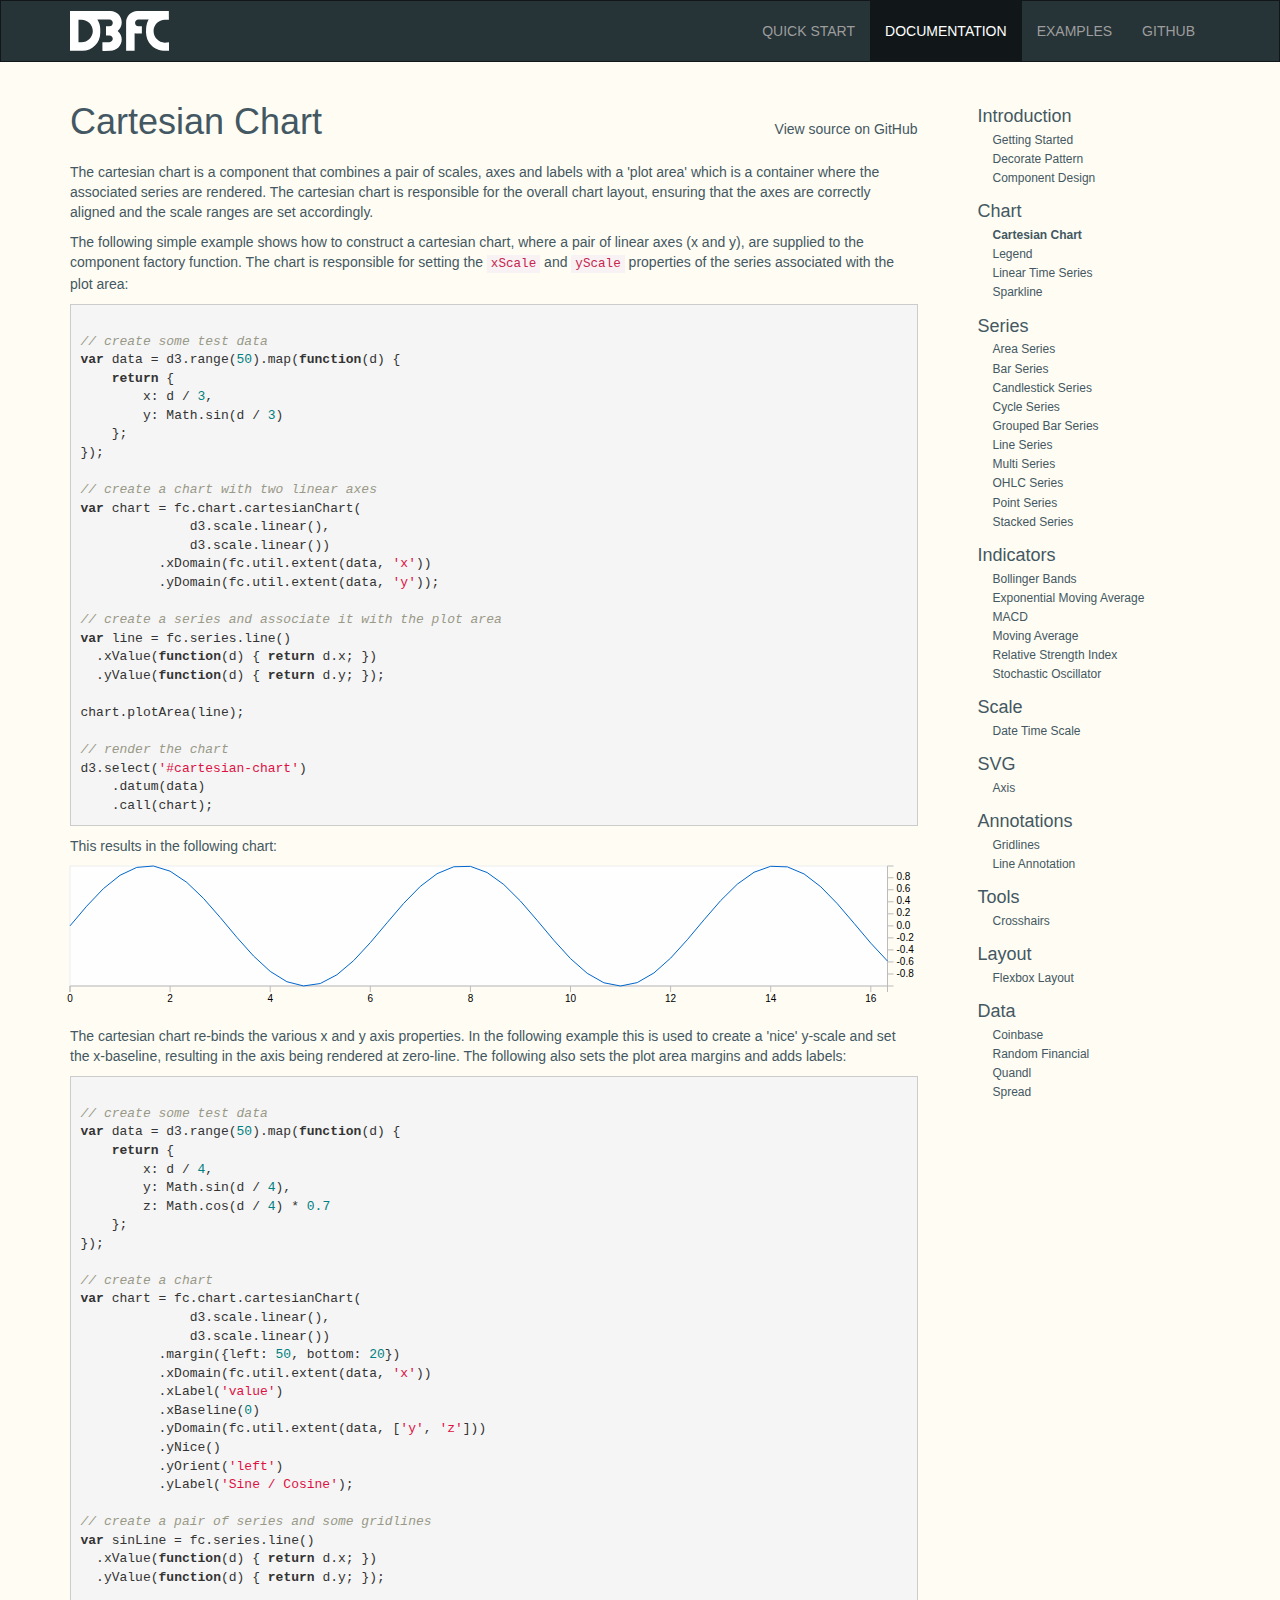
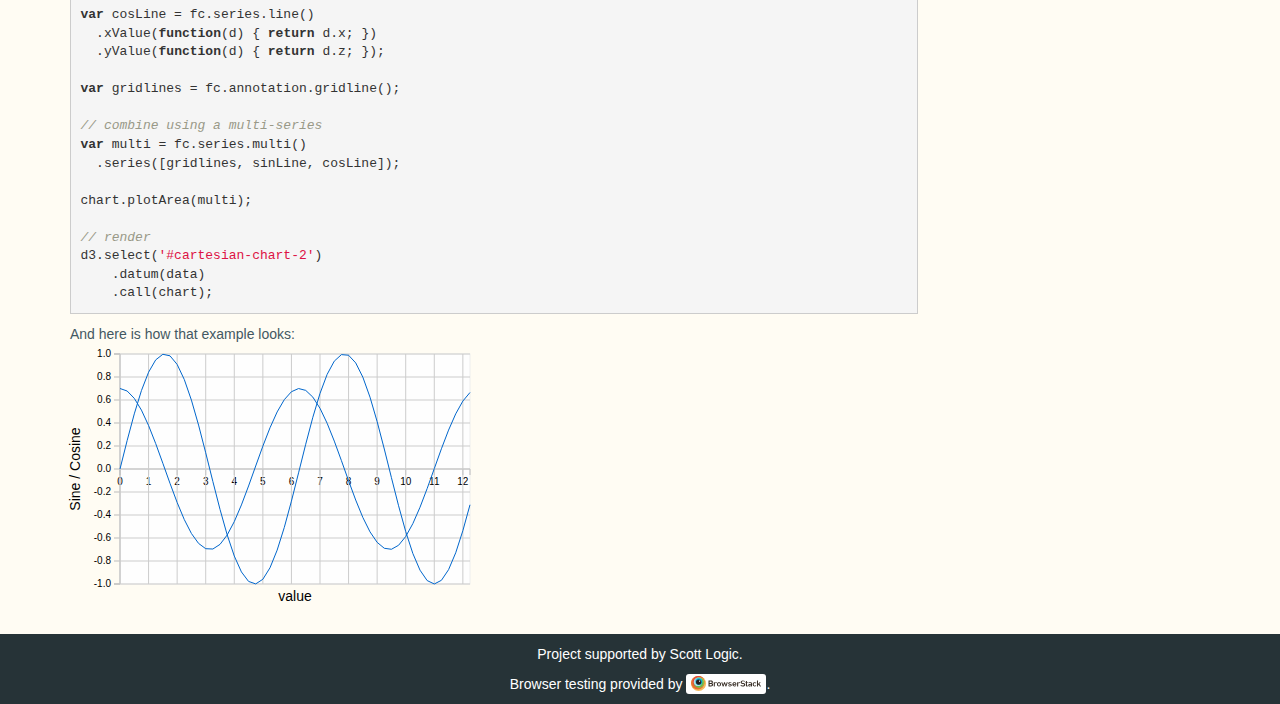
<file: components/chart/cartesianChart.html>
<!DOCTYPE html>
<html lang="en">
  <head>
    <meta charset="utf-8">
    <meta http-equiv="X-UA-Compatible" content="IE=edge">
    <meta name="viewport" content="width=device-width, initial-scale=1">

    <title>Cartesian Chart</title>
    <meta name="description" content="A collection of components that make it easy to build interactive charts with D3.">

    <script src="../../scripts.js"></script>

    <link rel="icon" type="image/png" href="../../images/favicon-16x16.png" sizes="16x16">
    <link rel="icon" type="image/png" href="../../images/favicon-32x32.png" sizes="32x32">
    <link rel="icon" type="image/png" href="../../images/favicon-96x96.png" sizes="96x96">
    <link rel="stylesheet" href="../../styles.css" />
  </head>
  <body>
    <div class="content">

      <nav class="navbar navbar-inverse">
        <div class="container">
            <div class="navbar-header">
              <a href="../../"><img class="navbar-logo" alt="d3fc" src="../../images/logo.svg" /></a>
              <button type="button" class="navbar-toggle" data-toggle="collapse" data-target=".navbar-collapse">
                <span class="icon-bar"></span>
                <span class="icon-bar"></span>
                <span class="icon-bar"></span>
              </button>
              </div>
            <div class="navbar-collapse collapse">
              <ul class="nav navbar-nav navbar-right">
                <li><a href="../..#quick-start">Quick Start</a></li>
                <li class="active"><a href="../../components/introduction/1-getting-started.html">Documentation</a></li>
                <li class=""><a href="../../examples">Examples</a></li>
                <li><a href="https://github.com/ScottLogic/d3fc">GitHub</a></li>
              </ul>
            </div>
        </div>
      </nav>

      
<div class="container component">

  <div class="row">

    <div class="col-sm-9 col-xs-12">
      <h1>
        Cartesian Chart
        <a href="https://github.com/ScottLogic/d3fc/blob/master/src/chart/cartesianChart.js">View source on GitHub</a>
      </h1>

      <p>The cartesian chart is a component that combines a pair of scales, axes and labels with a &#39;plot area&#39; which is a container where the associated series are rendered. The cartesian chart is responsible for the overall chart layout, ensuring that the axes are correctly aligned and the scale ranges are set accordingly.</p>
<p>The following simple example shows how to construct a cartesian chart, where a pair of linear axes (x and y), are supplied to the component factory function. The chart is responsible for setting the <code>xScale</code> and <code>yScale</code> properties of the series associated with the plot area:</p>
<pre><code class="language-js">
<span class="comment">// create some test data</span>
<span class="keyword">var</span> data = d3.range(<span class="number">50</span>).map(<span class="function"><span class="keyword">function</span><span class="params">(d)</span> {</span>
    <span class="keyword">return</span> {
        x: d / <span class="number">3</span>,
        y: Math.sin(d / <span class="number">3</span>)
    };
});

<span class="comment">// create a chart with two linear axes</span>
<span class="keyword">var</span> chart = fc.chart.cartesianChart(
              d3.scale.linear(),
              d3.scale.linear())
          .xDomain(fc.util.extent(data, <span class="string">'x'</span>))
          .yDomain(fc.util.extent(data, <span class="string">'y'</span>));

<span class="comment">// create a series and associate it with the plot area</span>
<span class="keyword">var</span> line = fc.series.line()
  .xValue(<span class="function"><span class="keyword">function</span><span class="params">(d)</span> {</span> <span class="keyword">return</span> d.x; })
  .yValue(<span class="function"><span class="keyword">function</span><span class="params">(d)</span> {</span> <span class="keyword">return</span> d.y; });

chart.plotArea(line);

<span class="comment">// render the chart</span>
d3.select(<span class="string">'#cartesian-chart'</span>)
    .datum(data)
    .call(chart);</code></pre>
<p>This results in the following chart:</p>
<p><div id="cartesian-chart"> </div></p>
<script type="text/javascript">
(function() {

// create some test data
var data = d3.range(50).map(function(d) {
    return {
        x: d / 3,
        y: Math.sin(d / 3)
    };
});

// create a chart with two linear axes
var chart = fc.chart.cartesianChart(
              d3.scale.linear(),
              d3.scale.linear())
          .xDomain(fc.util.extent(data, 'x'))
          .yDomain(fc.util.extent(data, 'y'));

// create a series and associate it with the plot area
var line = fc.series.line()
  .xValue(function(d) { return d.x; })
  .yValue(function(d) { return d.y; });

chart.plotArea(line);

// render the chart
d3.select('#cartesian-chart')
    .datum(data)
    .call(chart);

}());
</script>

<p>The cartesian chart re-binds the various x and y axis properties. In the following example this is used to create a &#39;nice&#39; y-scale and set the x-baseline, resulting in the axis being rendered at zero-line. The following also sets the plot area margins and adds labels: </p>
<pre><code class="language-js">
<span class="comment">// create some test data</span>
<span class="keyword">var</span> data = d3.range(<span class="number">50</span>).map(<span class="function"><span class="keyword">function</span><span class="params">(d)</span> {</span>
    <span class="keyword">return</span> {
        x: d / <span class="number">4</span>,
        y: Math.sin(d / <span class="number">4</span>),
        z: Math.cos(d / <span class="number">4</span>) * <span class="number">0.7</span>
    };
});

<span class="comment">// create a chart</span>
<span class="keyword">var</span> chart = fc.chart.cartesianChart(
              d3.scale.linear(),
              d3.scale.linear())
          .margin({left: <span class="number">50</span>, bottom: <span class="number">20</span>})
          .xDomain(fc.util.extent(data, <span class="string">'x'</span>))
          .xLabel(<span class="string">'value'</span>)
          .xBaseline(<span class="number">0</span>)
          .yDomain(fc.util.extent(data, [<span class="string">'y'</span>, <span class="string">'z'</span>]))
          .yNice()
          .yOrient(<span class="string">'left'</span>)
          .yLabel(<span class="string">'Sine / Cosine'</span>);

<span class="comment">// create a pair of series and some gridlines</span>
<span class="keyword">var</span> sinLine = fc.series.line()
  .xValue(<span class="function"><span class="keyword">function</span><span class="params">(d)</span> {</span> <span class="keyword">return</span> d.x; })
  .yValue(<span class="function"><span class="keyword">function</span><span class="params">(d)</span> {</span> <span class="keyword">return</span> d.y; });

<span class="keyword">var</span> cosLine = fc.series.line()
  .xValue(<span class="function"><span class="keyword">function</span><span class="params">(d)</span> {</span> <span class="keyword">return</span> d.x; })
  .yValue(<span class="function"><span class="keyword">function</span><span class="params">(d)</span> {</span> <span class="keyword">return</span> d.z; });

<span class="keyword">var</span> gridlines = fc.annotation.gridline();

<span class="comment">// combine using a multi-series</span>
<span class="keyword">var</span> multi = fc.series.multi()
  .series([gridlines, sinLine, cosLine]);

chart.plotArea(multi);

<span class="comment">// render</span>
d3.select(<span class="string">'#cartesian-chart-2'</span>)
    .datum(data)
    .call(chart);</code></pre>
<p>And here is how that example looks:</p>
<p><div id="cartesian-chart-2" style="height: 250px; width: 400px;"> </div></p>
<script type="text/javascript">
(function() {

// create some test data
var data = d3.range(50).map(function(d) {
    return {
        x: d / 4,
        y: Math.sin(d / 4),
        z: Math.cos(d / 4) * 0.7
    };
});

// create a chart
var chart = fc.chart.cartesianChart(
              d3.scale.linear(),
              d3.scale.linear())
          .margin({left: 50, bottom: 20})
          .xDomain(fc.util.extent(data, 'x'))
          .xLabel('value')
          .xBaseline(0)
          .yDomain(fc.util.extent(data, ['y', 'z']))
          .yNice()
          .yOrient('left')
          .yLabel('Sine / Cosine');

// create a pair of series and some gridlines
var sinLine = fc.series.line()
  .xValue(function(d) { return d.x; })
  .yValue(function(d) { return d.y; });

var cosLine = fc.series.line()
  .xValue(function(d) { return d.x; })
  .yValue(function(d) { return d.z; });

var gridlines = fc.annotation.gridline();

// combine using a multi-series
var multi = fc.series.multi()
  .series([gridlines, sinLine, cosLine]);

chart.plotArea(multi);

// render
d3.select('#cartesian-chart-2')
    .datum(data)
    .call(chart);

}());
</script>




      <nav class="visible-xs-block">
        <ul class="pager">
          
            
              
            
          
            
              
            
          
            
              
                
                  
                  
                
                  
                    <li class="previous"><a href="../annotation/gridlines.html"><span aria-hidden="true">&larr;</span> Gridlines</a></li>
                  
                  
                
                  
                  
                
                  
                  
                    <li class="next"><a href="legend.html">Legend <span aria-hidden="true">&rarr;</span></a></li>
                  
                
                  
                  
                
                  
                  
                
                  
                  
                
                  
                  
                
                  
                  
                
                  
                  
                
                  
                  
                
                  
                  
                
                  
                  
                
                  
                  
                
                  
                  
                
                  
                  
                
                  
                  
                
                  
                  
                
                  
                  
                
                  
                  
                
                  
                  
                
                  
                  
                
                  
                  
                
                  
                  
                
                  
                  
                
                  
                  
                
                  
                  
                
                  
                  
                
                  
                  
                
                  
                  
                
                  
                  
                
                  
                  
                
                  
                  
                
                  
                  
                
                  
                  
                
                  
                  
                
                  
                  
                
                  
                  
                
                  
                  
                
              
            
          
            
              
            
          
            
              
            
          
            
              
            
          
            
              
            
          
            
              
            
          
            
              
            
          
            
              
            
          
            
              
            
          
            
              
            
          
            
              
            
          
            
              
            
          
            
              
            
          
            
              
            
          
            
              
            
          
            
              
            
          
            
              
            
          
            
              
            
          
            
              
            
          
            
              
            
          
            
              
            
          
            
              
            
          
            
              
            
          
            
              
            
          
            
              
            
          
            
              
            
          
            
              
            
          
            
              
            
          
            
              
            
          
            
              
            
          
            
              
            
          
            
          
            
          
            
          
            
          
            
          
            
          
        </ul>
      </nav>
    </div>

    <nav class="col-sm-3 hidden-xs">
      <ul class="nav nav-stacked fixed nav-sidebar">
        
          <li>
            
              
                <h4>Introduction</h4>
              
            
              
            
              
            
              
            
              
            
              
            
              
            
              
            
              
            
              
            
            <ul class="nav nav-stacked">
              
                
              
                
              
                
              
                
              
                
              
                
              
                
              
                
              
                
              
                
              
                
              
                
              
                
              
                
              
                
              
                
              
                
                    <li class="">
                      <a href="../introduction/1-getting-started.html">
                        Getting Started
                      </a>
                    </li>
                
              
                
                    <li class="">
                      <a href="../introduction/2-decorate-pattern.html">
                        Decorate Pattern
                      </a>
                    </li>
                
              
                
                    <li class="">
                      <a href="../introduction/3-component-design.html">
                        Component Design
                      </a>
                    </li>
                
              
                
              
                
              
                
              
                
              
                
              
                
              
                
              
                
              
                
              
                
              
                
              
                
              
                
              
                
              
                
              
                
              
                
              
                
              
                
              
                
              
            </ul>
          </li>
        
          <li>
            
              
            
              
            
              
                <h4>Chart</h4>
              
            
              
            
              
            
              
            
              
            
              
            
              
            
              
            
            <ul class="nav nav-stacked">
              
                
              
                
              
                
                    <li class="active">
                      <a href="cartesianChart.html">
                        Cartesian Chart
                      </a>
                    </li>
                
              
                
                    <li class="">
                      <a href="legend.html">
                        Legend
                      </a>
                    </li>
                
              
                
                    <li class="">
                      <a href="linearTimeSeries.html">
                        Linear Time Series
                      </a>
                    </li>
                
              
                
                    <li class="">
                      <a href="sparkline.html">
                        Sparkline
                      </a>
                    </li>
                
              
                
              
                
              
                
              
                
              
                
              
                
              
                
              
                
              
                
              
                
              
                
              
                
              
                
              
                
              
                
              
                
              
                
              
                
              
                
              
                
              
                
              
                
              
                
              
                
              
                
              
                
              
                
              
                
              
                
              
                
              
                
              
                
              
                
              
            </ul>
          </li>
        
          <li>
            
              
            
              
            
              
            
              
                <h4>Series</h4>
              
            
              
            
              
            
              
            
              
            
              
            
              
            
            <ul class="nav nav-stacked">
              
                
              
                
              
                
              
                
              
                
              
                
              
                
              
                
              
                
              
                
              
                
              
                
              
                
              
                
              
                
              
                
              
                
              
                
              
                
              
                
              
                
              
                
                    <li class="">
                      <a href="../series/area.html">
                        Area Series
                      </a>
                    </li>
                
              
                
                    <li class="">
                      <a href="../series/bar.html">
                        Bar Series
                      </a>
                    </li>
                
              
                
                    <li class="">
                      <a href="../series/candlestick.html">
                        Candlestick Series
                      </a>
                    </li>
                
              
                
                    <li class="">
                      <a href="../series/cycle.html">
                        Cycle Series
                      </a>
                    </li>
                
              
                
                    <li class="">
                      <a href="../series/grouped-bar.html">
                        Grouped Bar Series
                      </a>
                    </li>
                
              
                
                    <li class="">
                      <a href="../series/line.html">
                        Line Series
                      </a>
                    </li>
                
              
                
                    <li class="">
                      <a href="../series/multi.html">
                        Multi Series
                      </a>
                    </li>
                
              
                
                    <li class="">
                      <a href="../series/ohlc.html">
                        OHLC Series
                      </a>
                    </li>
                
              
                
                    <li class="">
                      <a href="../series/point.html">
                        Point Series
                      </a>
                    </li>
                
              
                
                    <li class="">
                      <a href="../series/stacked.html">
                        Stacked Series
                      </a>
                    </li>
                
              
                
              
                
              
                
              
                
              
                
              
                
              
                
              
                
              
            </ul>
          </li>
        
          <li>
            
              
            
              
            
              
            
              
            
              
                <h4>Indicators</h4>
              
            
              
            
              
            
              
            
              
            
              
            
            <ul class="nav nav-stacked">
              
                
              
                
              
                
              
                
              
                
              
                
              
                
              
                
              
                
              
                
              
                
                    <li class="">
                      <a href="../indicator/bollingerBands.html">
                        Bollinger Bands
                      </a>
                    </li>
                
              
                
                    <li class="">
                      <a href="../indicator/exponentialMovingAverage.html">
                        Exponential Moving Average
                      </a>
                    </li>
                
              
                
                    <li class="">
                      <a href="../indicator/macd.html">
                        MACD
                      </a>
                    </li>
                
              
                
                    <li class="">
                      <a href="../indicator/movingAverage.html">
                        Moving Average
                      </a>
                    </li>
                
              
                
                    <li class="">
                      <a href="../indicator/relativeStrengthIndicator.html">
                        Relative Strength Index
                      </a>
                    </li>
                
              
                
                    <li class="">
                      <a href="../indicator/stochasticOscillator.html">
                        Stochastic Oscillator
                      </a>
                    </li>
                
              
                
              
                
              
                
              
                
              
                
              
                
              
                
              
                
              
                
              
                
              
                
              
                
              
                
              
                
              
                
              
                
              
                
              
                
              
                
              
                
              
                
              
                
              
                
              
            </ul>
          </li>
        
          <li>
            
              
            
              
            
              
            
              
            
              
            
              
                <h4>Scale</h4>
              
            
              
            
              
            
              
            
              
            
            <ul class="nav nav-stacked">
              
                
              
                
              
                
              
                
              
                
              
                
              
                
              
                
              
                
              
                
              
                
              
                
              
                
              
                
              
                
              
                
              
                
              
                
              
                
              
                
              
                
                    <li class="">
                      <a href="../scale/dateTime.html">
                        Date Time Scale
                      </a>
                    </li>
                
              
                
              
                
              
                
              
                
              
                
              
                
              
                
              
                
              
                
              
                
              
                
              
                
              
                
              
                
              
                
              
                
              
                
              
                
              
            </ul>
          </li>
        
          <li>
            
              
            
              
            
              
            
              
            
              
            
              
            
              
            
              
                <h4>SVG</h4>
              
            
              
            
              
            
            <ul class="nav nav-stacked">
              
                
              
                
              
                
              
                
              
                
              
                
              
                
              
                
              
                
              
                
              
                
              
                
              
                
              
                
              
                
              
                
              
                
              
                
              
                
              
                
              
                
              
                
              
                
              
                
              
                
              
                
              
                
              
                
              
                
              
                
              
                
              
                
                    <li class="">
                      <a href="../svg/axis.html">
                        Axis
                      </a>
                    </li>
                
              
                
              
                
              
                
              
                
              
                
              
                
              
                
              
            </ul>
          </li>
        
          <li>
            
              
            
              
                <h4>Annotations</h4>
              
            
              
            
              
            
              
            
              
            
              
            
              
            
              
            
              
            
            <ul class="nav nav-stacked">
              
                
              
                
                    <li class="">
                      <a href="../annotation/gridlines.html">
                        Gridlines
                      </a>
                    </li>
                
              
                
              
                
              
                
              
                
              
                
              
                
              
                
              
                
              
                
              
                
              
                
              
                
              
                
              
                
              
                
              
                
              
                
              
                
                    <li class="">
                      <a href="../annotation/line.html">
                        Line Annotation
                      </a>
                    </li>
                
              
                
              
                
              
                
              
                
              
                
              
                
              
                
              
                
              
                
              
                
              
                
              
                
              
                
              
                
              
                
              
                
              
                
              
                
              
                
              
            </ul>
          </li>
        
          <li>
            
              
            
              
            
              
            
              
            
              
            
              
            
              
                <h4>Tools</h4>
              
            
              
            
              
            
              
            
            <ul class="nav nav-stacked">
              
                
              
                
              
                
              
                
              
                
              
                
              
                
              
                
              
                
              
                
              
                
              
                
              
                
              
                
              
                
              
                
              
                
              
                
              
                
              
                
              
                
              
                
              
                
              
                
              
                
              
                
              
                
              
                
              
                
              
                
              
                
              
                
              
                
                    <li class="">
                      <a href="../tool/crosshairs.html">
                        Crosshairs
                      </a>
                    </li>
                
              
                
              
                
              
                
              
                
              
                
              
                
              
            </ul>
          </li>
        
          <li>
            
              
            
              
            
              
            
              
            
              
            
              
            
              
            
              
            
              
                <h4>Layout</h4>
              
            
              
            
            <ul class="nav nav-stacked">
              
                
                    <li class="">
                      <a href="../layout/layout.html">
                        Flexbox Layout
                      </a>
                    </li>
                
              
                
              
                
              
                
              
                
              
                
              
                
              
                
              
                
              
                
              
                
              
                
              
                
              
                
              
                
              
                
              
                
              
                
              
                
              
                
              
                
              
                
              
                
              
                
              
                
              
                
              
                
              
                
              
                
              
                
              
                
              
                
              
                
              
                
              
                
              
                
              
                
              
                
              
                
              
            </ul>
          </li>
        
          <li>
            
              
            
              
            
              
            
              
            
              
            
              
            
              
            
              
            
              
            
              
                <h4>Data</h4>
              
            
            <ul class="nav nav-stacked">
              
                
              
                
              
                
              
                
              
                
              
                
              
                
                    <li class="">
                      <a href="../data/coinbase.html">
                        Coinbase
                      </a>
                    </li>
                
              
                
                    <li class="">
                      <a href="../data/financial.html">
                        Random Financial
                      </a>
                    </li>
                
              
                
                    <li class="">
                      <a href="../data/quandl.html">
                        Quandl
                      </a>
                    </li>
                
              
                
                    <li class="">
                      <a href="../data/spread.html">
                        Spread
                      </a>
                    </li>
                
              
                
              
                
              
                
              
                
              
                
              
                
              
                
              
                
              
                
              
                
              
                
              
                
              
                
              
                
              
                
              
                
              
                
              
                
              
                
              
                
              
                
              
                
              
                
              
                
              
                
              
                
              
                
              
                
              
                
              
            </ul>
          </li>
        
      </ul>
    </nav>

  </div>

</div>


    </div>
    <footer>
      <div class="container">
        <p class="muted credit text-center">Project supported by <a href="http://www.scottlogic.com">Scott Logic</a>.</p>
        <p class="muted credit text-center">Browser testing provided by <a class="browserstack" href="https://browserstack.com">BrowserStack</a>.</p>
      </div>
    </footer>

    
    <script src="//localhost:35729/livereload.js"></script>
  </body>
</html>
</file>
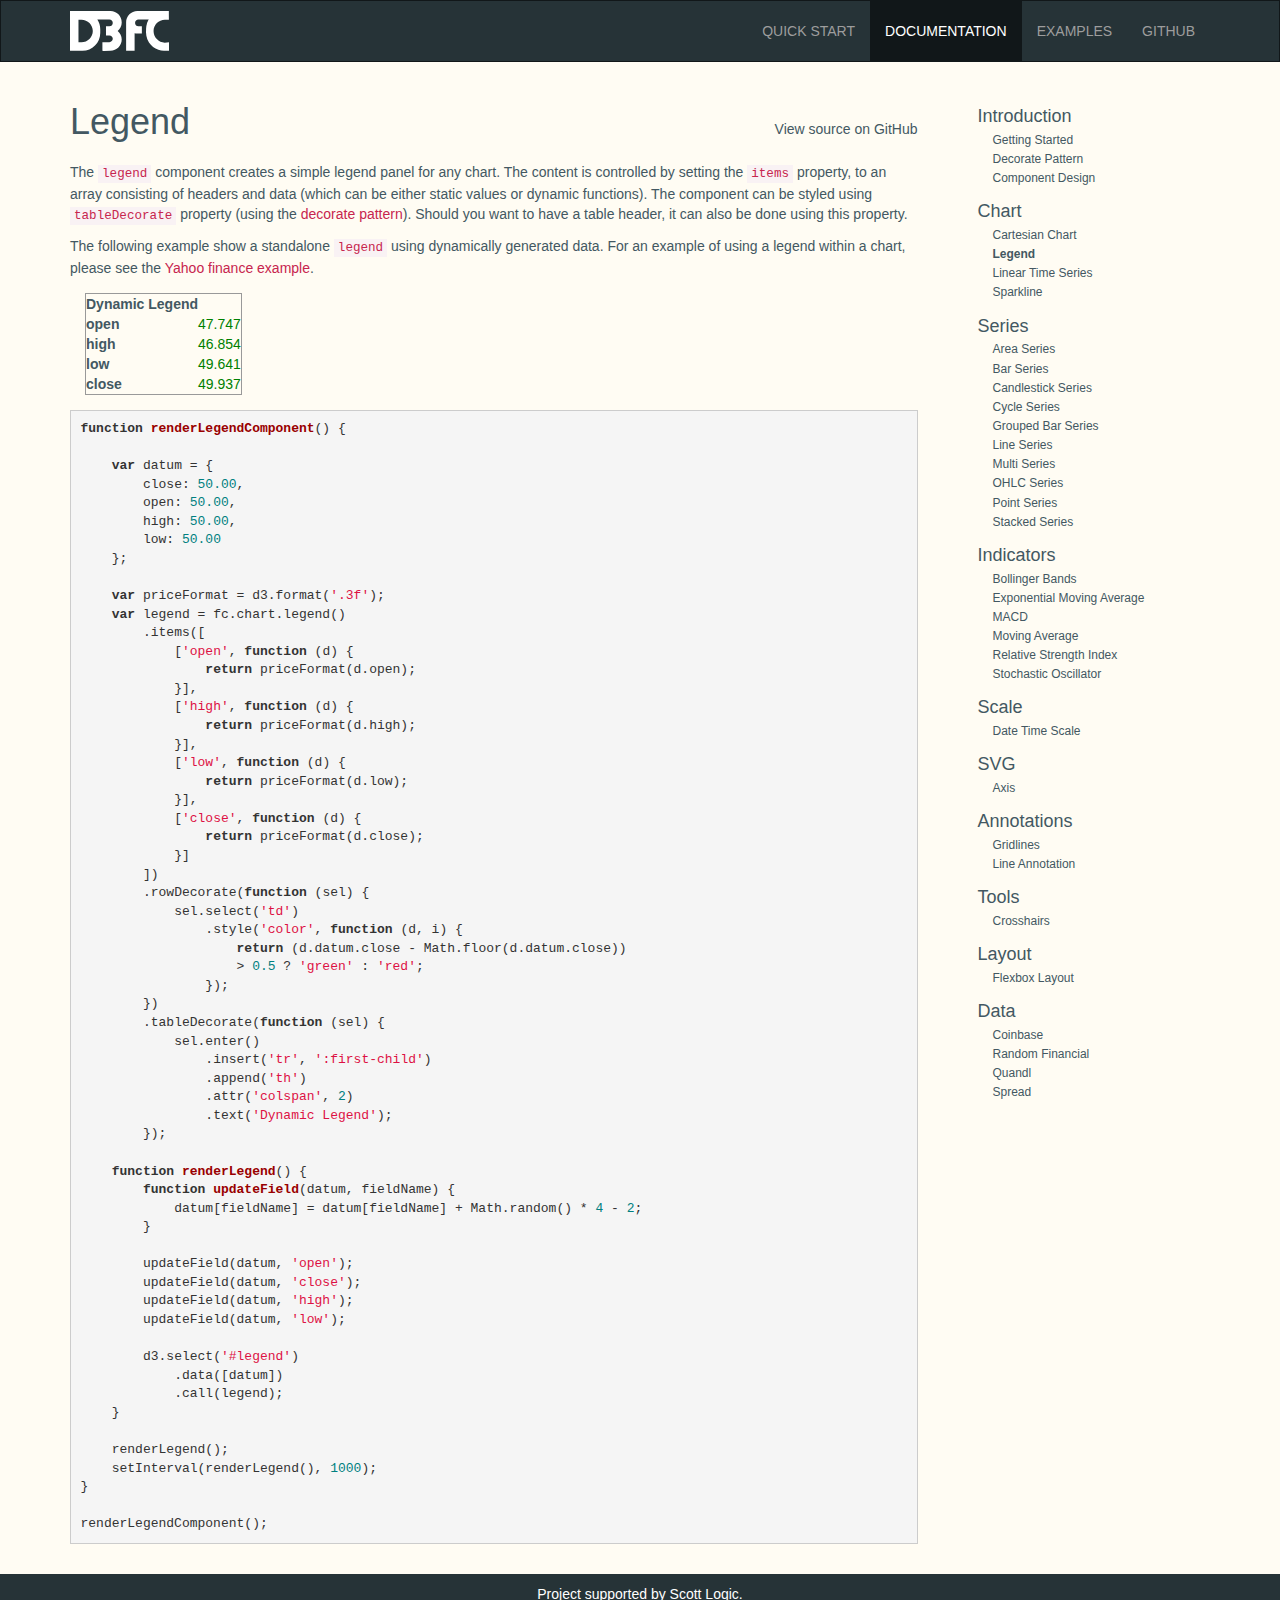
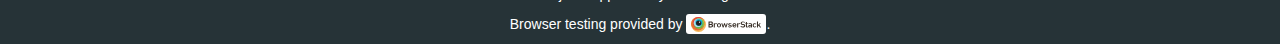
<file: components/chart/legend.html>
<!DOCTYPE html>
<html lang="en">
  <head>
    <meta charset="utf-8">
    <meta http-equiv="X-UA-Compatible" content="IE=edge">
    <meta name="viewport" content="width=device-width, initial-scale=1">

    <title>Legend</title>
    <meta name="description" content="A collection of components that make it easy to build interactive charts with D3.">

    <script src="../../scripts.js"></script>

    <link rel="icon" type="image/png" href="../../images/favicon-16x16.png" sizes="16x16">
    <link rel="icon" type="image/png" href="../../images/favicon-32x32.png" sizes="32x32">
    <link rel="icon" type="image/png" href="../../images/favicon-96x96.png" sizes="96x96">
    <link rel="stylesheet" href="../../styles.css" />
  </head>
  <body>
    <div class="content">

      <nav class="navbar navbar-inverse">
        <div class="container">
            <div class="navbar-header">
              <a href="../../"><img class="navbar-logo" alt="d3fc" src="../../images/logo.svg" /></a>
              <button type="button" class="navbar-toggle" data-toggle="collapse" data-target=".navbar-collapse">
                <span class="icon-bar"></span>
                <span class="icon-bar"></span>
                <span class="icon-bar"></span>
              </button>
              </div>
            <div class="navbar-collapse collapse">
              <ul class="nav navbar-nav navbar-right">
                <li><a href="../..#quick-start">Quick Start</a></li>
                <li class="active"><a href="../../components/introduction/1-getting-started.html">Documentation</a></li>
                <li class=""><a href="../../examples">Examples</a></li>
                <li><a href="https://github.com/ScottLogic/d3fc">GitHub</a></li>
              </ul>
            </div>
        </div>
      </nav>

      
<div class="container component">

  <div class="row">

    <div class="col-sm-9 col-xs-12">
      <h1>
        Legend
        <a href="https://github.com/ScottLogic/d3fc/blob/master/src/chart/legend.js">View source on GitHub</a>
      </h1>

      <p>The <code>legend</code> component creates a simple legend panel for any chart. The content is controlled by setting the <code>items</code> property, to an array consisting of headers and data (which can be either static values or dynamic functions). The component can be styled using <code>tableDecorate</code> property (using the <a href="../introduction/2-decorate-pattern.html">decorate pattern</a>). Should you want to have a table header, it can also be done using this property.</p>
<p>The following example show a standalone <code>legend</code> using dynamically generated data. For an example of using a legend within a chart, please see the <a href="../../examples/yahoo-finance-chart/">Yahoo finance example</a>.</p>
<div id="legend" style="margin:15px;"></div>


<pre><code class="language-js"><span class="function"><span class="keyword">function</span> <span class="title">renderLegendComponent</span><span class="params">()</span> {</span>

    <span class="keyword">var</span> datum = {
        close: <span class="number">50.00</span>,
        open: <span class="number">50.00</span>,
        high: <span class="number">50.00</span>,
        low: <span class="number">50.00</span>
    };

    <span class="keyword">var</span> priceFormat = d3.format(<span class="string">'.3f'</span>);
    <span class="keyword">var</span> legend = fc.chart.legend()
        .items([
            [<span class="string">'open'</span>, <span class="function"><span class="keyword">function</span> <span class="params">(d)</span> {</span>
                <span class="keyword">return</span> priceFormat(d.open);
            }],
            [<span class="string">'high'</span>, <span class="function"><span class="keyword">function</span> <span class="params">(d)</span> {</span>
                <span class="keyword">return</span> priceFormat(d.high);
            }],
            [<span class="string">'low'</span>, <span class="function"><span class="keyword">function</span> <span class="params">(d)</span> {</span>
                <span class="keyword">return</span> priceFormat(d.low);
            }],
            [<span class="string">'close'</span>, <span class="function"><span class="keyword">function</span> <span class="params">(d)</span> {</span>
                <span class="keyword">return</span> priceFormat(d.close);
            }]
        ])
        .rowDecorate(<span class="function"><span class="keyword">function</span> <span class="params">(sel)</span> {</span>
            sel.select(<span class="string">'td'</span>)
                .style(<span class="string">'color'</span>, <span class="function"><span class="keyword">function</span> <span class="params">(d, i)</span> {</span>
                    <span class="keyword">return</span> (d.datum.close - Math.floor(d.datum.close)) 
                    &gt; <span class="number">0.5</span> ? <span class="string">'green'</span> : <span class="string">'red'</span>;
                });
        })
        .tableDecorate(<span class="function"><span class="keyword">function</span> <span class="params">(sel)</span> {</span>
            sel.enter()
                .insert(<span class="string">'tr'</span>, <span class="string">':first-child'</span>)
                .append(<span class="string">'th'</span>)
                .attr(<span class="string">'colspan'</span>, <span class="number">2</span>)
                .text(<span class="string">'Dynamic Legend'</span>);
        });

    <span class="function"><span class="keyword">function</span> <span class="title">renderLegend</span><span class="params">()</span> {</span>
        <span class="function"><span class="keyword">function</span> <span class="title">updateField</span><span class="params">(datum, fieldName)</span> {</span>
            datum[fieldName] = datum[fieldName] + Math.random() * <span class="number">4</span> - <span class="number">2</span>;
        }

        updateField(datum, <span class="string">'open'</span>);
        updateField(datum, <span class="string">'close'</span>);
        updateField(datum, <span class="string">'high'</span>);
        updateField(datum, <span class="string">'low'</span>);

        d3.select(<span class="string">'#legend'</span>)
            .data([datum])
            .call(legend);
    }

    renderLegend();
    setInterval(renderLegend(), <span class="number">1000</span>);
}

renderLegendComponent();</code></pre>
<script type="text/javascript">
(function() {
  function renderLegendComponent() {

    var datum = {
        close: 50.00,
        open: 50.00,
        high: 50.00,
        low: 50.00
    };

    var priceFormat = d3.format('.3f');
    var legend = fc.chart.legend()
        .items([
            ['open', function (d) {
                return priceFormat(d.open);
            }],
            ['high', function (d) {
                return priceFormat(d.high);
            }],
            ['low', function (d) {
                return priceFormat(d.low);
            }],
            ['close', function (d) {
                return priceFormat(d.close);
            }]
        ])
        .rowDecorate(function (sel) {
            sel.select('td')
                .style('color', function (d, i) {
                    return (d.datum.close - Math.floor(d.datum.close)) 
                    > 0.5 ? 'green' : 'red';
                });
        })
        .tableDecorate(function (sel) {
            sel.enter()
                .insert('tr', ':first-child')
                .append('th')
                .attr('colspan', 2)
                .text('Dynamic Legend');
        });

    function renderLegend() {
        function updateField(datum, fieldName) {
            datum[fieldName] = datum[fieldName] + Math.random() * 4 - 2;
        }

        updateField(datum, 'open');
        updateField(datum, 'close');
        updateField(datum, 'high');
        updateField(datum, 'low');

        d3.select('#legend')
            .data([datum])
            .call(legend);
    }

    renderLegend();
    setInterval(renderLegend(), 1000);
}

renderLegendComponent();

}());
</script>




      <nav class="visible-xs-block">
        <ul class="pager">
          
            
              
            
          
            
              
            
          
            
              
            
          
            
              
                
                  
                  
                
                  
                  
                
                  
                    <li class="previous"><a href="cartesianChart.html"><span aria-hidden="true">&larr;</span> Cartesian Chart</a></li>
                  
                  
                
                  
                  
                
                  
                  
                    <li class="next"><a href="linearTimeSeries.html">Linear Time Series <span aria-hidden="true">&rarr;</span></a></li>
                  
                
                  
                  
                
                  
                  
                
                  
                  
                
                  
                  
                
                  
                  
                
                  
                  
                
                  
                  
                
                  
                  
                
                  
                  
                
                  
                  
                
                  
                  
                
                  
                  
                
                  
                  
                
                  
                  
                
                  
                  
                
                  
                  
                
                  
                  
                
                  
                  
                
                  
                  
                
                  
                  
                
                  
                  
                
                  
                  
                
                  
                  
                
                  
                  
                
                  
                  
                
                  
                  
                
                  
                  
                
                  
                  
                
                  
                  
                
                  
                  
                
                  
                  
                
                  
                  
                
                  
                  
                
                  
                  
                
              
            
          
            
              
            
          
            
              
            
          
            
              
            
          
            
              
            
          
            
              
            
          
            
              
            
          
            
              
            
          
            
              
            
          
            
              
            
          
            
              
            
          
            
              
            
          
            
              
            
          
            
              
            
          
            
              
            
          
            
              
            
          
            
              
            
          
            
              
            
          
            
              
            
          
            
              
            
          
            
              
            
          
            
              
            
          
            
              
            
          
            
              
            
          
            
              
            
          
            
              
            
          
            
              
            
          
            
              
            
          
            
              
            
          
            
              
            
          
            
          
            
          
            
          
            
          
            
          
            
          
        </ul>
      </nav>
    </div>

    <nav class="col-sm-3 hidden-xs">
      <ul class="nav nav-stacked fixed nav-sidebar">
        
          <li>
            
              
                <h4>Introduction</h4>
              
            
              
            
              
            
              
            
              
            
              
            
              
            
              
            
              
            
              
            
            <ul class="nav nav-stacked">
              
                
              
                
              
                
              
                
              
                
              
                
              
                
              
                
              
                
              
                
              
                
              
                
              
                
              
                
              
                
              
                
              
                
                    <li class="">
                      <a href="../introduction/1-getting-started.html">
                        Getting Started
                      </a>
                    </li>
                
              
                
                    <li class="">
                      <a href="../introduction/2-decorate-pattern.html">
                        Decorate Pattern
                      </a>
                    </li>
                
              
                
                    <li class="">
                      <a href="../introduction/3-component-design.html">
                        Component Design
                      </a>
                    </li>
                
              
                
              
                
              
                
              
                
              
                
              
                
              
                
              
                
              
                
              
                
              
                
              
                
              
                
              
                
              
                
              
                
              
                
              
                
              
                
              
                
              
            </ul>
          </li>
        
          <li>
            
              
            
              
            
              
                <h4>Chart</h4>
              
            
              
            
              
            
              
            
              
            
              
            
              
            
              
            
            <ul class="nav nav-stacked">
              
                
              
                
              
                
                    <li class="">
                      <a href="cartesianChart.html">
                        Cartesian Chart
                      </a>
                    </li>
                
              
                
                    <li class="active">
                      <a href="legend.html">
                        Legend
                      </a>
                    </li>
                
              
                
                    <li class="">
                      <a href="linearTimeSeries.html">
                        Linear Time Series
                      </a>
                    </li>
                
              
                
                    <li class="">
                      <a href="sparkline.html">
                        Sparkline
                      </a>
                    </li>
                
              
                
              
                
              
                
              
                
              
                
              
                
              
                
              
                
              
                
              
                
              
                
              
                
              
                
              
                
              
                
              
                
              
                
              
                
              
                
              
                
              
                
              
                
              
                
              
                
              
                
              
                
              
                
              
                
              
                
              
                
              
                
              
                
              
                
              
            </ul>
          </li>
        
          <li>
            
              
            
              
            
              
            
              
                <h4>Series</h4>
              
            
              
            
              
            
              
            
              
            
              
            
              
            
            <ul class="nav nav-stacked">
              
                
              
                
              
                
              
                
              
                
              
                
              
                
              
                
              
                
              
                
              
                
              
                
              
                
              
                
              
                
              
                
              
                
              
                
              
                
              
                
              
                
              
                
                    <li class="">
                      <a href="../series/area.html">
                        Area Series
                      </a>
                    </li>
                
              
                
                    <li class="">
                      <a href="../series/bar.html">
                        Bar Series
                      </a>
                    </li>
                
              
                
                    <li class="">
                      <a href="../series/candlestick.html">
                        Candlestick Series
                      </a>
                    </li>
                
              
                
                    <li class="">
                      <a href="../series/cycle.html">
                        Cycle Series
                      </a>
                    </li>
                
              
                
                    <li class="">
                      <a href="../series/grouped-bar.html">
                        Grouped Bar Series
                      </a>
                    </li>
                
              
                
                    <li class="">
                      <a href="../series/line.html">
                        Line Series
                      </a>
                    </li>
                
              
                
                    <li class="">
                      <a href="../series/multi.html">
                        Multi Series
                      </a>
                    </li>
                
              
                
                    <li class="">
                      <a href="../series/ohlc.html">
                        OHLC Series
                      </a>
                    </li>
                
              
                
                    <li class="">
                      <a href="../series/point.html">
                        Point Series
                      </a>
                    </li>
                
              
                
                    <li class="">
                      <a href="../series/stacked.html">
                        Stacked Series
                      </a>
                    </li>
                
              
                
              
                
              
                
              
                
              
                
              
                
              
                
              
                
              
            </ul>
          </li>
        
          <li>
            
              
            
              
            
              
            
              
            
              
                <h4>Indicators</h4>
              
            
              
            
              
            
              
            
              
            
              
            
            <ul class="nav nav-stacked">
              
                
              
                
              
                
              
                
              
                
              
                
              
                
              
                
              
                
              
                
              
                
                    <li class="">
                      <a href="../indicator/bollingerBands.html">
                        Bollinger Bands
                      </a>
                    </li>
                
              
                
                    <li class="">
                      <a href="../indicator/exponentialMovingAverage.html">
                        Exponential Moving Average
                      </a>
                    </li>
                
              
                
                    <li class="">
                      <a href="../indicator/macd.html">
                        MACD
                      </a>
                    </li>
                
              
                
                    <li class="">
                      <a href="../indicator/movingAverage.html">
                        Moving Average
                      </a>
                    </li>
                
              
                
                    <li class="">
                      <a href="../indicator/relativeStrengthIndicator.html">
                        Relative Strength Index
                      </a>
                    </li>
                
              
                
                    <li class="">
                      <a href="../indicator/stochasticOscillator.html">
                        Stochastic Oscillator
                      </a>
                    </li>
                
              
                
              
                
              
                
              
                
              
                
              
                
              
                
              
                
              
                
              
                
              
                
              
                
              
                
              
                
              
                
              
                
              
                
              
                
              
                
              
                
              
                
              
                
              
                
              
            </ul>
          </li>
        
          <li>
            
              
            
              
            
              
            
              
            
              
            
              
                <h4>Scale</h4>
              
            
              
            
              
            
              
            
              
            
            <ul class="nav nav-stacked">
              
                
              
                
              
                
              
                
              
                
              
                
              
                
              
                
              
                
              
                
              
                
              
                
              
                
              
                
              
                
              
                
              
                
              
                
              
                
              
                
              
                
                    <li class="">
                      <a href="../scale/dateTime.html">
                        Date Time Scale
                      </a>
                    </li>
                
              
                
              
                
              
                
              
                
              
                
              
                
              
                
              
                
              
                
              
                
              
                
              
                
              
                
              
                
              
                
              
                
              
                
              
                
              
            </ul>
          </li>
        
          <li>
            
              
            
              
            
              
            
              
            
              
            
              
            
              
            
              
                <h4>SVG</h4>
              
            
              
            
              
            
            <ul class="nav nav-stacked">
              
                
              
                
              
                
              
                
              
                
              
                
              
                
              
                
              
                
              
                
              
                
              
                
              
                
              
                
              
                
              
                
              
                
              
                
              
                
              
                
              
                
              
                
              
                
              
                
              
                
              
                
              
                
              
                
              
                
              
                
              
                
              
                
                    <li class="">
                      <a href="../svg/axis.html">
                        Axis
                      </a>
                    </li>
                
              
                
              
                
              
                
              
                
              
                
              
                
              
                
              
            </ul>
          </li>
        
          <li>
            
              
            
              
                <h4>Annotations</h4>
              
            
              
            
              
            
              
            
              
            
              
            
              
            
              
            
              
            
            <ul class="nav nav-stacked">
              
                
              
                
                    <li class="">
                      <a href="../annotation/gridlines.html">
                        Gridlines
                      </a>
                    </li>
                
              
                
              
                
              
                
              
                
              
                
              
                
              
                
              
                
              
                
              
                
              
                
              
                
              
                
              
                
              
                
              
                
              
                
              
                
                    <li class="">
                      <a href="../annotation/line.html">
                        Line Annotation
                      </a>
                    </li>
                
              
                
              
                
              
                
              
                
              
                
              
                
              
                
              
                
              
                
              
                
              
                
              
                
              
                
              
                
              
                
              
                
              
                
              
                
              
                
              
            </ul>
          </li>
        
          <li>
            
              
            
              
            
              
            
              
            
              
            
              
            
              
                <h4>Tools</h4>
              
            
              
            
              
            
              
            
            <ul class="nav nav-stacked">
              
                
              
                
              
                
              
                
              
                
              
                
              
                
              
                
              
                
              
                
              
                
              
                
              
                
              
                
              
                
              
                
              
                
              
                
              
                
              
                
              
                
              
                
              
                
              
                
              
                
              
                
              
                
              
                
              
                
              
                
              
                
              
                
              
                
                    <li class="">
                      <a href="../tool/crosshairs.html">
                        Crosshairs
                      </a>
                    </li>
                
              
                
              
                
              
                
              
                
              
                
              
                
              
            </ul>
          </li>
        
          <li>
            
              
            
              
            
              
            
              
            
              
            
              
            
              
            
              
            
              
                <h4>Layout</h4>
              
            
              
            
            <ul class="nav nav-stacked">
              
                
                    <li class="">
                      <a href="../layout/layout.html">
                        Flexbox Layout
                      </a>
                    </li>
                
              
                
              
                
              
                
              
                
              
                
              
                
              
                
              
                
              
                
              
                
              
                
              
                
              
                
              
                
              
                
              
                
              
                
              
                
              
                
              
                
              
                
              
                
              
                
              
                
              
                
              
                
              
                
              
                
              
                
              
                
              
                
              
                
              
                
              
                
              
                
              
                
              
                
              
                
              
            </ul>
          </li>
        
          <li>
            
              
            
              
            
              
            
              
            
              
            
              
            
              
            
              
            
              
            
              
                <h4>Data</h4>
              
            
            <ul class="nav nav-stacked">
              
                
              
                
              
                
              
                
              
                
              
                
              
                
                    <li class="">
                      <a href="../data/coinbase.html">
                        Coinbase
                      </a>
                    </li>
                
              
                
                    <li class="">
                      <a href="../data/financial.html">
                        Random Financial
                      </a>
                    </li>
                
              
                
                    <li class="">
                      <a href="../data/quandl.html">
                        Quandl
                      </a>
                    </li>
                
              
                
                    <li class="">
                      <a href="../data/spread.html">
                        Spread
                      </a>
                    </li>
                
              
                
              
                
              
                
              
                
              
                
              
                
              
                
              
                
              
                
              
                
              
                
              
                
              
                
              
                
              
                
              
                
              
                
              
                
              
                
              
                
              
                
              
                
              
                
              
                
              
                
              
                
              
                
              
                
              
                
              
            </ul>
          </li>
        
      </ul>
    </nav>

  </div>

</div>


    </div>
    <footer>
      <div class="container">
        <p class="muted credit text-center">Project supported by <a href="http://www.scottlogic.com">Scott Logic</a>.</p>
        <p class="muted credit text-center">Browser testing provided by <a class="browserstack" href="https://browserstack.com">BrowserStack</a>.</p>
      </div>
    </footer>

    
    <script src="//localhost:35729/livereload.js"></script>
  </body>
</html>
</file>
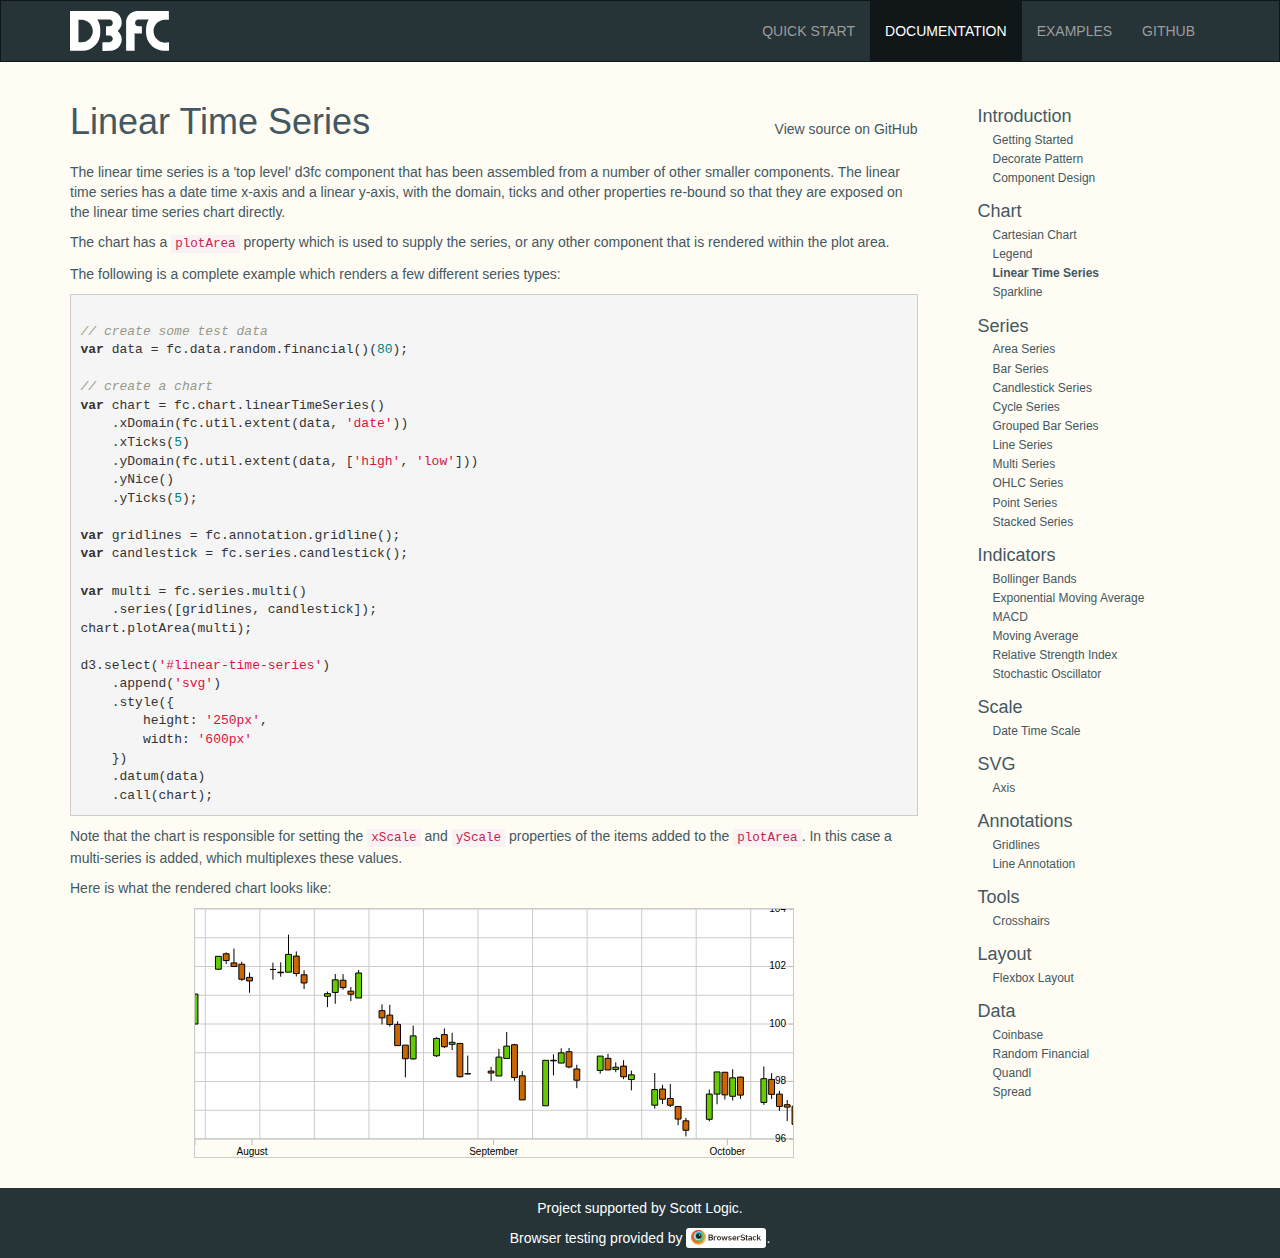
<file: components/chart/linearTimeSeries.html>
<!DOCTYPE html>
<html lang="en">
  <head>
    <meta charset="utf-8">
    <meta http-equiv="X-UA-Compatible" content="IE=edge">
    <meta name="viewport" content="width=device-width, initial-scale=1">

    <title>Linear Time Series</title>
    <meta name="description" content="A collection of components that make it easy to build interactive charts with D3.">

    <script src="../../scripts.js"></script>

    <link rel="icon" type="image/png" href="../../images/favicon-16x16.png" sizes="16x16">
    <link rel="icon" type="image/png" href="../../images/favicon-32x32.png" sizes="32x32">
    <link rel="icon" type="image/png" href="../../images/favicon-96x96.png" sizes="96x96">
    <link rel="stylesheet" href="../../styles.css" />
  </head>
  <body>
    <div class="content">

      <nav class="navbar navbar-inverse">
        <div class="container">
            <div class="navbar-header">
              <a href="../../"><img class="navbar-logo" alt="d3fc" src="../../images/logo.svg" /></a>
              <button type="button" class="navbar-toggle" data-toggle="collapse" data-target=".navbar-collapse">
                <span class="icon-bar"></span>
                <span class="icon-bar"></span>
                <span class="icon-bar"></span>
              </button>
              </div>
            <div class="navbar-collapse collapse">
              <ul class="nav navbar-nav navbar-right">
                <li><a href="../..#quick-start">Quick Start</a></li>
                <li class="active"><a href="../../components/introduction/1-getting-started.html">Documentation</a></li>
                <li class=""><a href="../../examples">Examples</a></li>
                <li><a href="https://github.com/ScottLogic/d3fc">GitHub</a></li>
              </ul>
            </div>
        </div>
      </nav>

      
<div class="container component">

  <div class="row">

    <div class="col-sm-9 col-xs-12">
      <h1>
        Linear Time Series
        <a href="https://github.com/ScottLogic/d3fc/blob/master/src/chart/linearTimeSeries.js">View source on GitHub</a>
      </h1>

      <p>The linear time series is a &#39;top level&#39; d3fc component that has been assembled from a number of other smaller components. The linear time series has a date time x-axis and a linear y-axis, with the domain, ticks and other properties re-bound so that they are exposed on the linear time series chart directly.</p>
<p>The chart has a <code>plotArea</code> property which is used to supply the series, or any other component that is rendered within the plot area.</p>
<p>The following is a complete example which renders a few different series types:</p>
<pre><code class="language-js">
<span class="comment">// create some test data</span>
<span class="keyword">var</span> data = fc.data.random.financial()(<span class="number">80</span>);

<span class="comment">// create a chart</span>
<span class="keyword">var</span> chart = fc.chart.linearTimeSeries()
    .xDomain(fc.util.extent(data, <span class="string">'date'</span>))
    .xTicks(<span class="number">5</span>)
    .yDomain(fc.util.extent(data, [<span class="string">'high'</span>, <span class="string">'low'</span>]))
    .yNice()
    .yTicks(<span class="number">5</span>);

<span class="keyword">var</span> gridlines = fc.annotation.gridline();
<span class="keyword">var</span> candlestick = fc.series.candlestick();

<span class="keyword">var</span> multi = fc.series.multi()
    .series([gridlines, candlestick]);
chart.plotArea(multi);

d3.select(<span class="string">'#linear-time-series'</span>)
    .append(<span class="string">'svg'</span>)
    .style({
        height: <span class="string">'250px'</span>,
        width: <span class="string">'600px'</span>
    })
    .datum(data)
    .call(chart);</code></pre>
<p>Note that the chart is responsible for setting the <code>xScale</code> and <code>yScale</code> properties of the items added to the <code>plotArea</code>. In this case a multi-series is added, which multiplexes these values.</p>
<p>Here is what the rendered chart looks like:</p>
<p><div id="linear-time-series" class="chart"> </div></p>
<script type="text/javascript">
(function() {

// create some test data
var data = fc.data.random.financial()(80);

// create a chart
var chart = fc.chart.linearTimeSeries()
    .xDomain(fc.util.extent(data, 'date'))
    .xTicks(5)
    .yDomain(fc.util.extent(data, ['high', 'low']))
    .yNice()
    .yTicks(5);

var gridlines = fc.annotation.gridline();
var candlestick = fc.series.candlestick();

var multi = fc.series.multi()
    .series([gridlines, candlestick]);
chart.plotArea(multi);

d3.select('#linear-time-series')
    .append('svg')
    .style({
        height: '250px',
        width: '600px'
    })
    .datum(data)
    .call(chart);

}());
</script>




      <nav class="visible-xs-block">
        <ul class="pager">
          
            
              
            
          
            
              
            
          
            
              
            
          
            
              
            
          
            
              
                
                  
                  
                
                  
                  
                
                  
                  
                
                  
                    <li class="previous"><a href="legend.html"><span aria-hidden="true">&larr;</span> Legend</a></li>
                  
                  
                
                  
                  
                
                  
                  
                    <li class="next"><a href="sparkline.html">Sparkline <span aria-hidden="true">&rarr;</span></a></li>
                  
                
                  
                  
                
                  
                  
                
                  
                  
                
                  
                  
                
                  
                  
                
                  
                  
                
                  
                  
                
                  
                  
                
                  
                  
                
                  
                  
                
                  
                  
                
                  
                  
                
                  
                  
                
                  
                  
                
                  
                  
                
                  
                  
                
                  
                  
                
                  
                  
                
                  
                  
                
                  
                  
                
                  
                  
                
                  
                  
                
                  
                  
                
                  
                  
                
                  
                  
                
                  
                  
                
                  
                  
                
                  
                  
                
                  
                  
                
                  
                  
                
                  
                  
                
                  
                  
                
                  
                  
                
              
            
          
            
              
            
          
            
              
            
          
            
              
            
          
            
              
            
          
            
              
            
          
            
              
            
          
            
              
            
          
            
              
            
          
            
              
            
          
            
              
            
          
            
              
            
          
            
              
            
          
            
              
            
          
            
              
            
          
            
              
            
          
            
              
            
          
            
              
            
          
            
              
            
          
            
              
            
          
            
              
            
          
            
              
            
          
            
              
            
          
            
              
            
          
            
              
            
          
            
              
            
          
            
              
            
          
            
              
            
          
            
              
            
          
            
          
            
          
            
          
            
          
            
          
            
          
        </ul>
      </nav>
    </div>

    <nav class="col-sm-3 hidden-xs">
      <ul class="nav nav-stacked fixed nav-sidebar">
        
          <li>
            
              
                <h4>Introduction</h4>
              
            
              
            
              
            
              
            
              
            
              
            
              
            
              
            
              
            
              
            
            <ul class="nav nav-stacked">
              
                
              
                
              
                
              
                
              
                
              
                
              
                
              
                
              
                
              
                
              
                
              
                
              
                
              
                
              
                
              
                
              
                
                    <li class="">
                      <a href="../introduction/1-getting-started.html">
                        Getting Started
                      </a>
                    </li>
                
              
                
                    <li class="">
                      <a href="../introduction/2-decorate-pattern.html">
                        Decorate Pattern
                      </a>
                    </li>
                
              
                
                    <li class="">
                      <a href="../introduction/3-component-design.html">
                        Component Design
                      </a>
                    </li>
                
              
                
              
                
              
                
              
                
              
                
              
                
              
                
              
                
              
                
              
                
              
                
              
                
              
                
              
                
              
                
              
                
              
                
              
                
              
                
              
                
              
            </ul>
          </li>
        
          <li>
            
              
            
              
            
              
                <h4>Chart</h4>
              
            
              
            
              
            
              
            
              
            
              
            
              
            
              
            
            <ul class="nav nav-stacked">
              
                
              
                
              
                
                    <li class="">
                      <a href="cartesianChart.html">
                        Cartesian Chart
                      </a>
                    </li>
                
              
                
                    <li class="">
                      <a href="legend.html">
                        Legend
                      </a>
                    </li>
                
              
                
                    <li class="active">
                      <a href="linearTimeSeries.html">
                        Linear Time Series
                      </a>
                    </li>
                
              
                
                    <li class="">
                      <a href="sparkline.html">
                        Sparkline
                      </a>
                    </li>
                
              
                
              
                
              
                
              
                
              
                
              
                
              
                
              
                
              
                
              
                
              
                
              
                
              
                
              
                
              
                
              
                
              
                
              
                
              
                
              
                
              
                
              
                
              
                
              
                
              
                
              
                
              
                
              
                
              
                
              
                
              
                
              
                
              
                
              
            </ul>
          </li>
        
          <li>
            
              
            
              
            
              
            
              
                <h4>Series</h4>
              
            
              
            
              
            
              
            
              
            
              
            
              
            
            <ul class="nav nav-stacked">
              
                
              
                
              
                
              
                
              
                
              
                
              
                
              
                
              
                
              
                
              
                
              
                
              
                
              
                
              
                
              
                
              
                
              
                
              
                
              
                
              
                
              
                
                    <li class="">
                      <a href="../series/area.html">
                        Area Series
                      </a>
                    </li>
                
              
                
                    <li class="">
                      <a href="../series/bar.html">
                        Bar Series
                      </a>
                    </li>
                
              
                
                    <li class="">
                      <a href="../series/candlestick.html">
                        Candlestick Series
                      </a>
                    </li>
                
              
                
                    <li class="">
                      <a href="../series/cycle.html">
                        Cycle Series
                      </a>
                    </li>
                
              
                
                    <li class="">
                      <a href="../series/grouped-bar.html">
                        Grouped Bar Series
                      </a>
                    </li>
                
              
                
                    <li class="">
                      <a href="../series/line.html">
                        Line Series
                      </a>
                    </li>
                
              
                
                    <li class="">
                      <a href="../series/multi.html">
                        Multi Series
                      </a>
                    </li>
                
              
                
                    <li class="">
                      <a href="../series/ohlc.html">
                        OHLC Series
                      </a>
                    </li>
                
              
                
                    <li class="">
                      <a href="../series/point.html">
                        Point Series
                      </a>
                    </li>
                
              
                
                    <li class="">
                      <a href="../series/stacked.html">
                        Stacked Series
                      </a>
                    </li>
                
              
                
              
                
              
                
              
                
              
                
              
                
              
                
              
                
              
            </ul>
          </li>
        
          <li>
            
              
            
              
            
              
            
              
            
              
                <h4>Indicators</h4>
              
            
              
            
              
            
              
            
              
            
              
            
            <ul class="nav nav-stacked">
              
                
              
                
              
                
              
                
              
                
              
                
              
                
              
                
              
                
              
                
              
                
                    <li class="">
                      <a href="../indicator/bollingerBands.html">
                        Bollinger Bands
                      </a>
                    </li>
                
              
                
                    <li class="">
                      <a href="../indicator/exponentialMovingAverage.html">
                        Exponential Moving Average
                      </a>
                    </li>
                
              
                
                    <li class="">
                      <a href="../indicator/macd.html">
                        MACD
                      </a>
                    </li>
                
              
                
                    <li class="">
                      <a href="../indicator/movingAverage.html">
                        Moving Average
                      </a>
                    </li>
                
              
                
                    <li class="">
                      <a href="../indicator/relativeStrengthIndicator.html">
                        Relative Strength Index
                      </a>
                    </li>
                
              
                
                    <li class="">
                      <a href="../indicator/stochasticOscillator.html">
                        Stochastic Oscillator
                      </a>
                    </li>
                
              
                
              
                
              
                
              
                
              
                
              
                
              
                
              
                
              
                
              
                
              
                
              
                
              
                
              
                
              
                
              
                
              
                
              
                
              
                
              
                
              
                
              
                
              
                
              
            </ul>
          </li>
        
          <li>
            
              
            
              
            
              
            
              
            
              
            
              
                <h4>Scale</h4>
              
            
              
            
              
            
              
            
              
            
            <ul class="nav nav-stacked">
              
                
              
                
              
                
              
                
              
                
              
                
              
                
              
                
              
                
              
                
              
                
              
                
              
                
              
                
              
                
              
                
              
                
              
                
              
                
              
                
              
                
                    <li class="">
                      <a href="../scale/dateTime.html">
                        Date Time Scale
                      </a>
                    </li>
                
              
                
              
                
              
                
              
                
              
                
              
                
              
                
              
                
              
                
              
                
              
                
              
                
              
                
              
                
              
                
              
                
              
                
              
                
              
            </ul>
          </li>
        
          <li>
            
              
            
              
            
              
            
              
            
              
            
              
            
              
            
              
                <h4>SVG</h4>
              
            
              
            
              
            
            <ul class="nav nav-stacked">
              
                
              
                
              
                
              
                
              
                
              
                
              
                
              
                
              
                
              
                
              
                
              
                
              
                
              
                
              
                
              
                
              
                
              
                
              
                
              
                
              
                
              
                
              
                
              
                
              
                
              
                
              
                
              
                
              
                
              
                
              
                
              
                
                    <li class="">
                      <a href="../svg/axis.html">
                        Axis
                      </a>
                    </li>
                
              
                
              
                
              
                
              
                
              
                
              
                
              
                
              
            </ul>
          </li>
        
          <li>
            
              
            
              
                <h4>Annotations</h4>
              
            
              
            
              
            
              
            
              
            
              
            
              
            
              
            
              
            
            <ul class="nav nav-stacked">
              
                
              
                
                    <li class="">
                      <a href="../annotation/gridlines.html">
                        Gridlines
                      </a>
                    </li>
                
              
                
              
                
              
                
              
                
              
                
              
                
              
                
              
                
              
                
              
                
              
                
              
                
              
                
              
                
              
                
              
                
              
                
              
                
                    <li class="">
                      <a href="../annotation/line.html">
                        Line Annotation
                      </a>
                    </li>
                
              
                
              
                
              
                
              
                
              
                
              
                
              
                
              
                
              
                
              
                
              
                
              
                
              
                
              
                
              
                
              
                
              
                
              
                
              
                
              
            </ul>
          </li>
        
          <li>
            
              
            
              
            
              
            
              
            
              
            
              
            
              
                <h4>Tools</h4>
              
            
              
            
              
            
              
            
            <ul class="nav nav-stacked">
              
                
              
                
              
                
              
                
              
                
              
                
              
                
              
                
              
                
              
                
              
                
              
                
              
                
              
                
              
                
              
                
              
                
              
                
              
                
              
                
              
                
              
                
              
                
              
                
              
                
              
                
              
                
              
                
              
                
              
                
              
                
              
                
              
                
                    <li class="">
                      <a href="../tool/crosshairs.html">
                        Crosshairs
                      </a>
                    </li>
                
              
                
              
                
              
                
              
                
              
                
              
                
              
            </ul>
          </li>
        
          <li>
            
              
            
              
            
              
            
              
            
              
            
              
            
              
            
              
            
              
                <h4>Layout</h4>
              
            
              
            
            <ul class="nav nav-stacked">
              
                
                    <li class="">
                      <a href="../layout/layout.html">
                        Flexbox Layout
                      </a>
                    </li>
                
              
                
              
                
              
                
              
                
              
                
              
                
              
                
              
                
              
                
              
                
              
                
              
                
              
                
              
                
              
                
              
                
              
                
              
                
              
                
              
                
              
                
              
                
              
                
              
                
              
                
              
                
              
                
              
                
              
                
              
                
              
                
              
                
              
                
              
                
              
                
              
                
              
                
              
                
              
            </ul>
          </li>
        
          <li>
            
              
            
              
            
              
            
              
            
              
            
              
            
              
            
              
            
              
            
              
                <h4>Data</h4>
              
            
            <ul class="nav nav-stacked">
              
                
              
                
              
                
              
                
              
                
              
                
              
                
                    <li class="">
                      <a href="../data/coinbase.html">
                        Coinbase
                      </a>
                    </li>
                
              
                
                    <li class="">
                      <a href="../data/financial.html">
                        Random Financial
                      </a>
                    </li>
                
              
                
                    <li class="">
                      <a href="../data/quandl.html">
                        Quandl
                      </a>
                    </li>
                
              
                
                    <li class="">
                      <a href="../data/spread.html">
                        Spread
                      </a>
                    </li>
                
              
                
              
                
              
                
              
                
              
                
              
                
              
                
              
                
              
                
              
                
              
                
              
                
              
                
              
                
              
                
              
                
              
                
              
                
              
                
              
                
              
                
              
                
              
                
              
                
              
                
              
                
              
                
              
                
              
                
              
            </ul>
          </li>
        
      </ul>
    </nav>

  </div>

</div>


    </div>
    <footer>
      <div class="container">
        <p class="muted credit text-center">Project supported by <a href="http://www.scottlogic.com">Scott Logic</a>.</p>
        <p class="muted credit text-center">Browser testing provided by <a class="browserstack" href="https://browserstack.com">BrowserStack</a>.</p>
      </div>
    </footer>

    
    <script src="//localhost:35729/livereload.js"></script>
  </body>
</html>
</file>
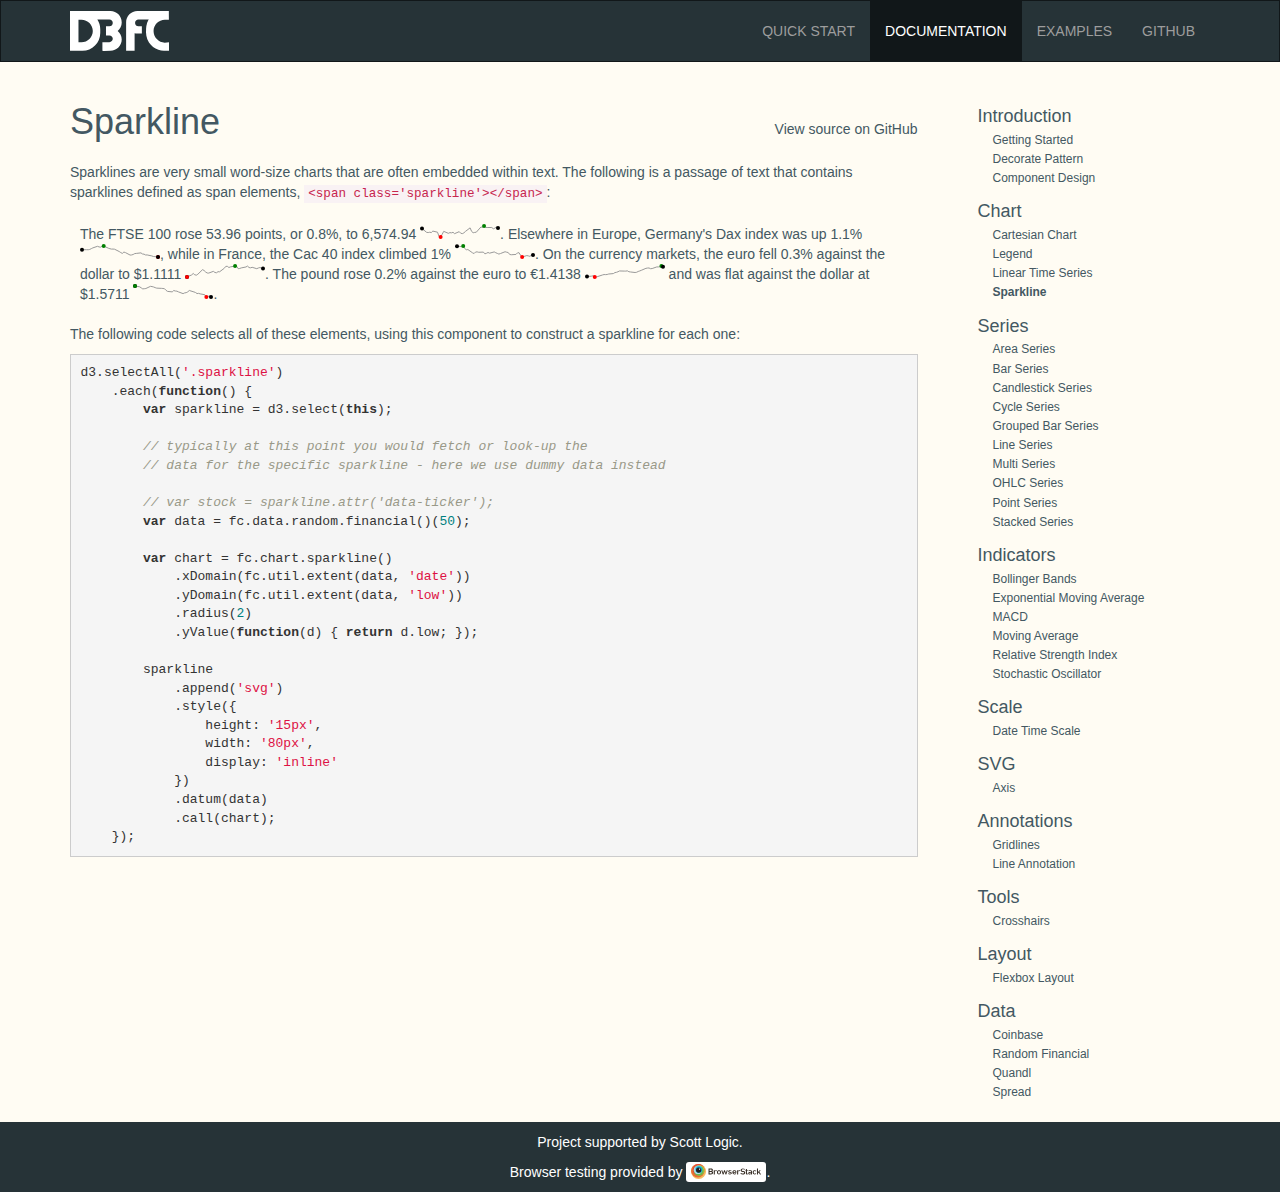
<file: components/chart/sparkline.html>
<!DOCTYPE html>
<html lang="en">
  <head>
    <meta charset="utf-8">
    <meta http-equiv="X-UA-Compatible" content="IE=edge">
    <meta name="viewport" content="width=device-width, initial-scale=1">

    <title>Sparkline</title>
    <meta name="description" content="A collection of components that make it easy to build interactive charts with D3.">

    <script src="../../scripts.js"></script>

    <link rel="icon" type="image/png" href="../../images/favicon-16x16.png" sizes="16x16">
    <link rel="icon" type="image/png" href="../../images/favicon-32x32.png" sizes="32x32">
    <link rel="icon" type="image/png" href="../../images/favicon-96x96.png" sizes="96x96">
    <link rel="stylesheet" href="../../styles.css" />
  </head>
  <body>
    <div class="content">

      <nav class="navbar navbar-inverse">
        <div class="container">
            <div class="navbar-header">
              <a href="../../"><img class="navbar-logo" alt="d3fc" src="../../images/logo.svg" /></a>
              <button type="button" class="navbar-toggle" data-toggle="collapse" data-target=".navbar-collapse">
                <span class="icon-bar"></span>
                <span class="icon-bar"></span>
                <span class="icon-bar"></span>
              </button>
              </div>
            <div class="navbar-collapse collapse">
              <ul class="nav navbar-nav navbar-right">
                <li><a href="../..#quick-start">Quick Start</a></li>
                <li class="active"><a href="../../components/introduction/1-getting-started.html">Documentation</a></li>
                <li class=""><a href="../../examples">Examples</a></li>
                <li><a href="https://github.com/ScottLogic/d3fc">GitHub</a></li>
              </ul>
            </div>
        </div>
      </nav>

      
<div class="container component">

  <div class="row">

    <div class="col-sm-9 col-xs-12">
      <h1>
        Sparkline
        <a href="https://github.com/ScottLogic/d3fc/blob/master/src/chart/sparkline.js">View source on GitHub</a>
      </h1>

      <p>Sparklines are very small word-size charts that are often embedded within text. The following is a passage of text that contains sparklines defined as span elements, <code>&lt;span class=&#39;sparkline&#39;&gt;&lt;/span&gt;</code>:</p>
<p style="padding: 10px">The FTSE 100 rose 53.96 points, or 0.8%, to 6,574.94 <span class='sparkline'></span>.
Elsewhere in Europe, Germany&#39;s Dax index was up 1.1% <span class='sparkline'></span>, while in France, the Cac 40 index climbed 1% <span class='sparkline'></span>.
On the currency markets, the euro fell 0.3% against the dollar to $1.1111 <span class='sparkline'></span>. The pound rose 0.2% against the euro to €1.4138 <span class='sparkline'></span> and was flat against the dollar at $1.5711 <span class='sparkline'></span>.</p>


<p>The following code selects all of these elements, using this component to construct a sparkline for each one:</p>
<pre><code class="language-js">d3.selectAll(<span class="string">'.sparkline'</span>)
    .each(<span class="function"><span class="keyword">function</span><span class="params">()</span> {</span>
        <span class="keyword">var</span> sparkline = d3.select(<span class="keyword">this</span>);

        <span class="comment">// typically at this point you would fetch or look-up the</span>
        <span class="comment">// data for the specific sparkline - here we use dummy data instead</span>

        <span class="comment">// var stock = sparkline.attr('data-ticker');</span>
        <span class="keyword">var</span> data = fc.data.random.financial()(<span class="number">50</span>);

        <span class="keyword">var</span> chart = fc.chart.sparkline()
            .xDomain(fc.util.extent(data, <span class="string">'date'</span>))
            .yDomain(fc.util.extent(data, <span class="string">'low'</span>))
            .radius(<span class="number">2</span>)
            .yValue(<span class="function"><span class="keyword">function</span><span class="params">(d)</span> {</span> <span class="keyword">return</span> d.low; });

        sparkline
            .append(<span class="string">'svg'</span>)
            .style({
                height: <span class="string">'15px'</span>,
                width: <span class="string">'80px'</span>,
                display: <span class="string">'inline'</span>
            })
            .datum(data)
            .call(chart);
    });</code></pre>
<script type="text/javascript">
(function() {
  d3.selectAll('.sparkline')
    .each(function() {
        var sparkline = d3.select(this);

        // typically at this point you would fetch or look-up the
        // data for the specific sparkline - here we use dummy data instead

        // var stock = sparkline.attr('data-ticker');
        var data = fc.data.random.financial()(50);

        var chart = fc.chart.sparkline()
            .xDomain(fc.util.extent(data, 'date'))
            .yDomain(fc.util.extent(data, 'low'))
            .radius(2)
            .yValue(function(d) { return d.low; });

        sparkline
            .append('svg')
            .style({
                height: '15px',
                width: '80px',
                display: 'inline'
            })
            .datum(data)
            .call(chart);
    });

}());
</script>




      <nav class="visible-xs-block">
        <ul class="pager">
          
            
              
            
          
            
              
            
          
            
              
            
          
            
              
            
          
            
              
            
          
            
              
                
                  
                  
                
                  
                  
                
                  
                  
                
                  
                  
                
                  
                    <li class="previous"><a href="linearTimeSeries.html"><span aria-hidden="true">&larr;</span> Linear Time Series</a></li>
                  
                  
                
                  
                  
                
                  
                  
                    <li class="next"><a href="../data/coinbase.html">Coinbase <span aria-hidden="true">&rarr;</span></a></li>
                  
                
                  
                  
                
                  
                  
                
                  
                  
                
                  
                  
                
                  
                  
                
                  
                  
                
                  
                  
                
                  
                  
                
                  
                  
                
                  
                  
                
                  
                  
                
                  
                  
                
                  
                  
                
                  
                  
                
                  
                  
                
                  
                  
                
                  
                  
                
                  
                  
                
                  
                  
                
                  
                  
                
                  
                  
                
                  
                  
                
                  
                  
                
                  
                  
                
                  
                  
                
                  
                  
                
                  
                  
                
                  
                  
                
                  
                  
                
                  
                  
                
                  
                  
                
                  
                  
                
              
            
          
            
              
            
          
            
              
            
          
            
              
            
          
            
              
            
          
            
              
            
          
            
              
            
          
            
              
            
          
            
              
            
          
            
              
            
          
            
              
            
          
            
              
            
          
            
              
            
          
            
              
            
          
            
              
            
          
            
              
            
          
            
              
            
          
            
              
            
          
            
              
            
          
            
              
            
          
            
              
            
          
            
              
            
          
            
              
            
          
            
              
            
          
            
              
            
          
            
              
            
          
            
              
            
          
            
              
            
          
            
          
            
          
            
          
            
          
            
          
            
          
        </ul>
      </nav>
    </div>

    <nav class="col-sm-3 hidden-xs">
      <ul class="nav nav-stacked fixed nav-sidebar">
        
          <li>
            
              
                <h4>Introduction</h4>
              
            
              
            
              
            
              
            
              
            
              
            
              
            
              
            
              
            
              
            
            <ul class="nav nav-stacked">
              
                
              
                
              
                
              
                
              
                
              
                
              
                
              
                
              
                
              
                
              
                
              
                
              
                
              
                
              
                
              
                
              
                
                    <li class="">
                      <a href="../introduction/1-getting-started.html">
                        Getting Started
                      </a>
                    </li>
                
              
                
                    <li class="">
                      <a href="../introduction/2-decorate-pattern.html">
                        Decorate Pattern
                      </a>
                    </li>
                
              
                
                    <li class="">
                      <a href="../introduction/3-component-design.html">
                        Component Design
                      </a>
                    </li>
                
              
                
              
                
              
                
              
                
              
                
              
                
              
                
              
                
              
                
              
                
              
                
              
                
              
                
              
                
              
                
              
                
              
                
              
                
              
                
              
                
              
            </ul>
          </li>
        
          <li>
            
              
            
              
            
              
                <h4>Chart</h4>
              
            
              
            
              
            
              
            
              
            
              
            
              
            
              
            
            <ul class="nav nav-stacked">
              
                
              
                
              
                
                    <li class="">
                      <a href="cartesianChart.html">
                        Cartesian Chart
                      </a>
                    </li>
                
              
                
                    <li class="">
                      <a href="legend.html">
                        Legend
                      </a>
                    </li>
                
              
                
                    <li class="">
                      <a href="linearTimeSeries.html">
                        Linear Time Series
                      </a>
                    </li>
                
              
                
                    <li class="active">
                      <a href="sparkline.html">
                        Sparkline
                      </a>
                    </li>
                
              
                
              
                
              
                
              
                
              
                
              
                
              
                
              
                
              
                
              
                
              
                
              
                
              
                
              
                
              
                
              
                
              
                
              
                
              
                
              
                
              
                
              
                
              
                
              
                
              
                
              
                
              
                
              
                
              
                
              
                
              
                
              
                
              
                
              
            </ul>
          </li>
        
          <li>
            
              
            
              
            
              
            
              
                <h4>Series</h4>
              
            
              
            
              
            
              
            
              
            
              
            
              
            
            <ul class="nav nav-stacked">
              
                
              
                
              
                
              
                
              
                
              
                
              
                
              
                
              
                
              
                
              
                
              
                
              
                
              
                
              
                
              
                
              
                
              
                
              
                
              
                
              
                
              
                
                    <li class="">
                      <a href="../series/area.html">
                        Area Series
                      </a>
                    </li>
                
              
                
                    <li class="">
                      <a href="../series/bar.html">
                        Bar Series
                      </a>
                    </li>
                
              
                
                    <li class="">
                      <a href="../series/candlestick.html">
                        Candlestick Series
                      </a>
                    </li>
                
              
                
                    <li class="">
                      <a href="../series/cycle.html">
                        Cycle Series
                      </a>
                    </li>
                
              
                
                    <li class="">
                      <a href="../series/grouped-bar.html">
                        Grouped Bar Series
                      </a>
                    </li>
                
              
                
                    <li class="">
                      <a href="../series/line.html">
                        Line Series
                      </a>
                    </li>
                
              
                
                    <li class="">
                      <a href="../series/multi.html">
                        Multi Series
                      </a>
                    </li>
                
              
                
                    <li class="">
                      <a href="../series/ohlc.html">
                        OHLC Series
                      </a>
                    </li>
                
              
                
                    <li class="">
                      <a href="../series/point.html">
                        Point Series
                      </a>
                    </li>
                
              
                
                    <li class="">
                      <a href="../series/stacked.html">
                        Stacked Series
                      </a>
                    </li>
                
              
                
              
                
              
                
              
                
              
                
              
                
              
                
              
                
              
            </ul>
          </li>
        
          <li>
            
              
            
              
            
              
            
              
            
              
                <h4>Indicators</h4>
              
            
              
            
              
            
              
            
              
            
              
            
            <ul class="nav nav-stacked">
              
                
              
                
              
                
              
                
              
                
              
                
              
                
              
                
              
                
              
                
              
                
                    <li class="">
                      <a href="../indicator/bollingerBands.html">
                        Bollinger Bands
                      </a>
                    </li>
                
              
                
                    <li class="">
                      <a href="../indicator/exponentialMovingAverage.html">
                        Exponential Moving Average
                      </a>
                    </li>
                
              
                
                    <li class="">
                      <a href="../indicator/macd.html">
                        MACD
                      </a>
                    </li>
                
              
                
                    <li class="">
                      <a href="../indicator/movingAverage.html">
                        Moving Average
                      </a>
                    </li>
                
              
                
                    <li class="">
                      <a href="../indicator/relativeStrengthIndicator.html">
                        Relative Strength Index
                      </a>
                    </li>
                
              
                
                    <li class="">
                      <a href="../indicator/stochasticOscillator.html">
                        Stochastic Oscillator
                      </a>
                    </li>
                
              
                
              
                
              
                
              
                
              
                
              
                
              
                
              
                
              
                
              
                
              
                
              
                
              
                
              
                
              
                
              
                
              
                
              
                
              
                
              
                
              
                
              
                
              
                
              
            </ul>
          </li>
        
          <li>
            
              
            
              
            
              
            
              
            
              
            
              
                <h4>Scale</h4>
              
            
              
            
              
            
              
            
              
            
            <ul class="nav nav-stacked">
              
                
              
                
              
                
              
                
              
                
              
                
              
                
              
                
              
                
              
                
              
                
              
                
              
                
              
                
              
                
              
                
              
                
              
                
              
                
              
                
              
                
                    <li class="">
                      <a href="../scale/dateTime.html">
                        Date Time Scale
                      </a>
                    </li>
                
              
                
              
                
              
                
              
                
              
                
              
                
              
                
              
                
              
                
              
                
              
                
              
                
              
                
              
                
              
                
              
                
              
                
              
                
              
            </ul>
          </li>
        
          <li>
            
              
            
              
            
              
            
              
            
              
            
              
            
              
            
              
                <h4>SVG</h4>
              
            
              
            
              
            
            <ul class="nav nav-stacked">
              
                
              
                
              
                
              
                
              
                
              
                
              
                
              
                
              
                
              
                
              
                
              
                
              
                
              
                
              
                
              
                
              
                
              
                
              
                
              
                
              
                
              
                
              
                
              
                
              
                
              
                
              
                
              
                
              
                
              
                
              
                
              
                
                    <li class="">
                      <a href="../svg/axis.html">
                        Axis
                      </a>
                    </li>
                
              
                
              
                
              
                
              
                
              
                
              
                
              
                
              
            </ul>
          </li>
        
          <li>
            
              
            
              
                <h4>Annotations</h4>
              
            
              
            
              
            
              
            
              
            
              
            
              
            
              
            
              
            
            <ul class="nav nav-stacked">
              
                
              
                
                    <li class="">
                      <a href="../annotation/gridlines.html">
                        Gridlines
                      </a>
                    </li>
                
              
                
              
                
              
                
              
                
              
                
              
                
              
                
              
                
              
                
              
                
              
                
              
                
              
                
              
                
              
                
              
                
              
                
              
                
                    <li class="">
                      <a href="../annotation/line.html">
                        Line Annotation
                      </a>
                    </li>
                
              
                
              
                
              
                
              
                
              
                
              
                
              
                
              
                
              
                
              
                
              
                
              
                
              
                
              
                
              
                
              
                
              
                
              
                
              
                
              
            </ul>
          </li>
        
          <li>
            
              
            
              
            
              
            
              
            
              
            
              
            
              
                <h4>Tools</h4>
              
            
              
            
              
            
              
            
            <ul class="nav nav-stacked">
              
                
              
                
              
                
              
                
              
                
              
                
              
                
              
                
              
                
              
                
              
                
              
                
              
                
              
                
              
                
              
                
              
                
              
                
              
                
              
                
              
                
              
                
              
                
              
                
              
                
              
                
              
                
              
                
              
                
              
                
              
                
              
                
              
                
                    <li class="">
                      <a href="../tool/crosshairs.html">
                        Crosshairs
                      </a>
                    </li>
                
              
                
              
                
              
                
              
                
              
                
              
                
              
            </ul>
          </li>
        
          <li>
            
              
            
              
            
              
            
              
            
              
            
              
            
              
            
              
            
              
                <h4>Layout</h4>
              
            
              
            
            <ul class="nav nav-stacked">
              
                
                    <li class="">
                      <a href="../layout/layout.html">
                        Flexbox Layout
                      </a>
                    </li>
                
              
                
              
                
              
                
              
                
              
                
              
                
              
                
              
                
              
                
              
                
              
                
              
                
              
                
              
                
              
                
              
                
              
                
              
                
              
                
              
                
              
                
              
                
              
                
              
                
              
                
              
                
              
                
              
                
              
                
              
                
              
                
              
                
              
                
              
                
              
                
              
                
              
                
              
                
              
            </ul>
          </li>
        
          <li>
            
              
            
              
            
              
            
              
            
              
            
              
            
              
            
              
            
              
            
              
                <h4>Data</h4>
              
            
            <ul class="nav nav-stacked">
              
                
              
                
              
                
              
                
              
                
              
                
              
                
                    <li class="">
                      <a href="../data/coinbase.html">
                        Coinbase
                      </a>
                    </li>
                
              
                
                    <li class="">
                      <a href="../data/financial.html">
                        Random Financial
                      </a>
                    </li>
                
              
                
                    <li class="">
                      <a href="../data/quandl.html">
                        Quandl
                      </a>
                    </li>
                
              
                
                    <li class="">
                      <a href="../data/spread.html">
                        Spread
                      </a>
                    </li>
                
              
                
              
                
              
                
              
                
              
                
              
                
              
                
              
                
              
                
              
                
              
                
              
                
              
                
              
                
              
                
              
                
              
                
              
                
              
                
              
                
              
                
              
                
              
                
              
                
              
                
              
                
              
                
              
                
              
                
              
            </ul>
          </li>
        
      </ul>
    </nav>

  </div>

</div>


    </div>
    <footer>
      <div class="container">
        <p class="muted credit text-center">Project supported by <a href="http://www.scottlogic.com">Scott Logic</a>.</p>
        <p class="muted credit text-center">Browser testing provided by <a class="browserstack" href="https://browserstack.com">BrowserStack</a>.</p>
      </div>
    </footer>

    
    <script src="//localhost:35729/livereload.js"></script>
  </body>
</html>
</file>
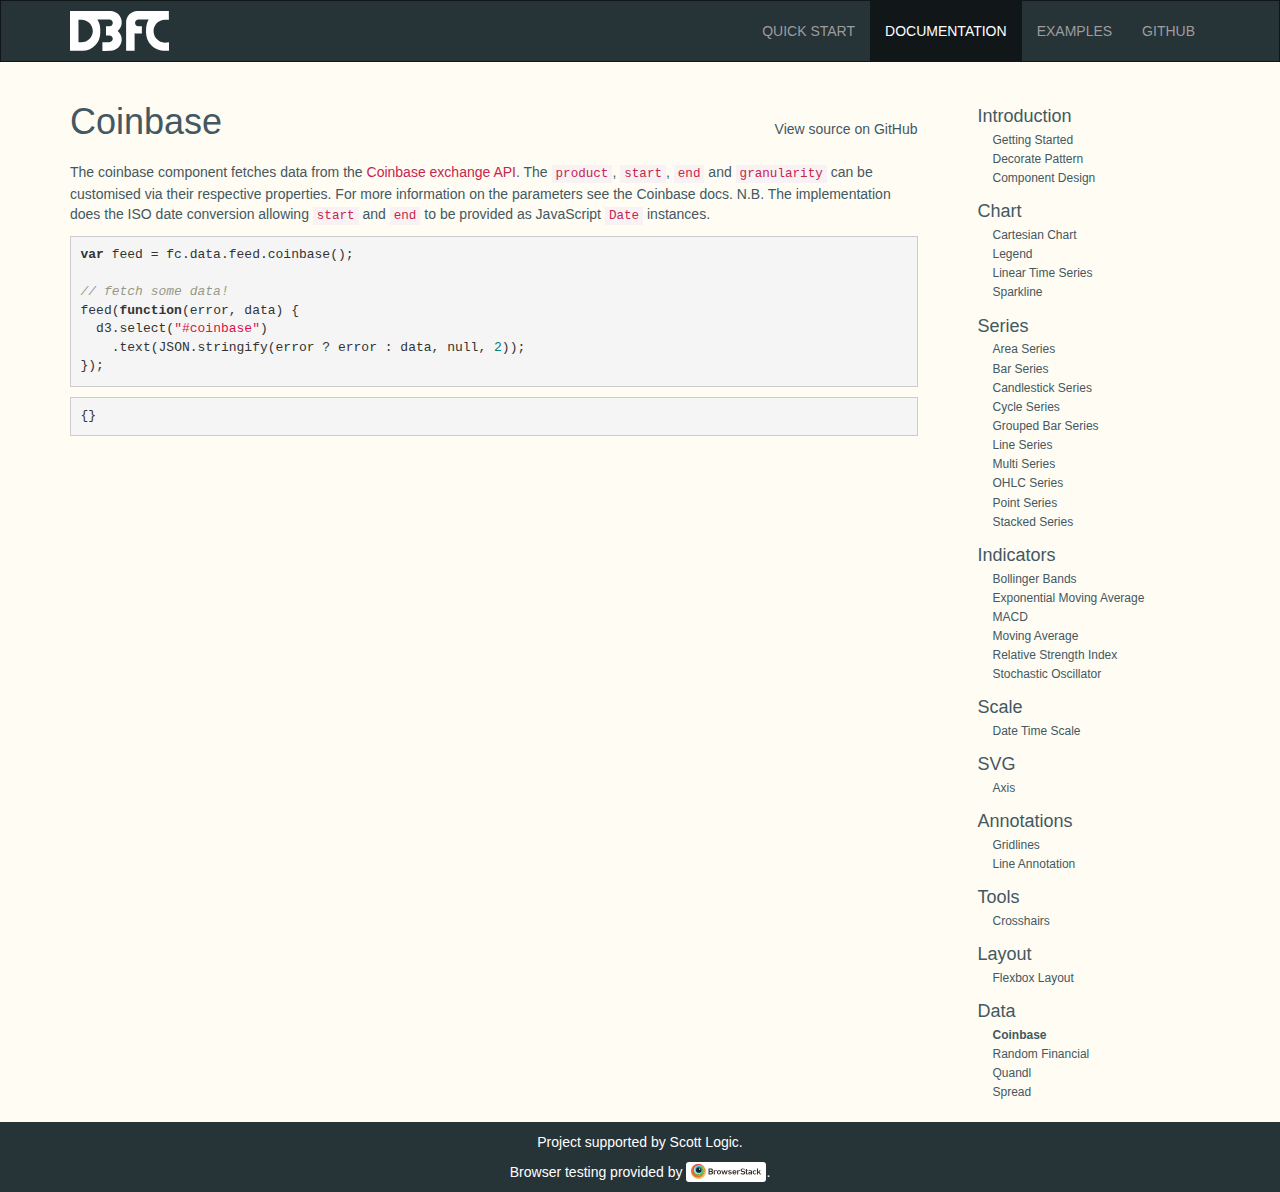
<file: components/data/coinbase.html>
<!DOCTYPE html>
<html lang="en">
  <head>
    <meta charset="utf-8">
    <meta http-equiv="X-UA-Compatible" content="IE=edge">
    <meta name="viewport" content="width=device-width, initial-scale=1">

    <title>Coinbase</title>
    <meta name="description" content="A collection of components that make it easy to build interactive charts with D3.">

    <script src="../../scripts.js"></script>

    <link rel="icon" type="image/png" href="../../images/favicon-16x16.png" sizes="16x16">
    <link rel="icon" type="image/png" href="../../images/favicon-32x32.png" sizes="32x32">
    <link rel="icon" type="image/png" href="../../images/favicon-96x96.png" sizes="96x96">
    <link rel="stylesheet" href="../../styles.css" />
  </head>
  <body>
    <div class="content">

      <nav class="navbar navbar-inverse">
        <div class="container">
            <div class="navbar-header">
              <a href="../../"><img class="navbar-logo" alt="d3fc" src="../../images/logo.svg" /></a>
              <button type="button" class="navbar-toggle" data-toggle="collapse" data-target=".navbar-collapse">
                <span class="icon-bar"></span>
                <span class="icon-bar"></span>
                <span class="icon-bar"></span>
              </button>
              </div>
            <div class="navbar-collapse collapse">
              <ul class="nav navbar-nav navbar-right">
                <li><a href="../..#quick-start">Quick Start</a></li>
                <li class="active"><a href="../../components/introduction/1-getting-started.html">Documentation</a></li>
                <li class=""><a href="../../examples">Examples</a></li>
                <li><a href="https://github.com/ScottLogic/d3fc">GitHub</a></li>
              </ul>
            </div>
        </div>
      </nav>

      
<div class="container component">

  <div class="row">

    <div class="col-sm-9 col-xs-12">
      <h1>
        Coinbase
        <a href="https://github.com/ScottLogic/d3fc/blob/master/src/data/feed/coinbase.js">View source on GitHub</a>
      </h1>

      <p>The coinbase component fetches data from the <a href="https://docs.exchange.coinbase.com/#market-data">Coinbase exchange API</a>. The <code>product</code>, <code>start</code>, <code>end</code> and <code>granularity</code> can be customised via their respective properties. For more information on the parameters see the Coinbase docs. N.B. The implementation does the ISO date conversion allowing <code>start</code> and <code>end</code> to be provided as JavaScript <code>Date</code> instances.</p>
<pre><code class="language-js"><span class="keyword">var</span> feed = fc.data.feed.coinbase();

<span class="comment">// fetch some data!</span>
feed(<span class="function"><span class="keyword">function</span><span class="params">(error, data)</span> {</span>
  d3.select(<span class="string">"#coinbase"</span>)
    .text(JSON.stringify(error ? error : data, <span class="literal">null</span>, <span class="number">2</span>));
});</code></pre>
<p><pre id="coinbase">Loading...</pre></p>
<script type="text/javascript">
(function() {
    var feed = fc.data.feed.coinbase();

// fetch some data!
feed(function(error, data) {
  d3.select("#coinbase")
    .text(JSON.stringify(error ? error : data, null, 2));
});

}());
</script>



      <nav class="visible-xs-block">
        <ul class="pager">
          
            
              
            
          
            
              
            
          
            
              
            
          
            
              
            
          
            
              
            
          
            
              
            
          
            
              
                
                  
                  
                
                  
                  
                
                  
                  
                
                  
                  
                
                  
                  
                
                  
                    <li class="previous"><a href="../chart/sparkline.html"><span aria-hidden="true">&larr;</span> Sparkline</a></li>
                  
                  
                
                  
                  
                
                  
                  
                    <li class="next"><a href="financial.html">Random Financial <span aria-hidden="true">&rarr;</span></a></li>
                  
                
                  
                  
                
                  
                  
                
                  
                  
                
                  
                  
                
                  
                  
                
                  
                  
                
                  
                  
                
                  
                  
                
                  
                  
                
                  
                  
                
                  
                  
                
                  
                  
                
                  
                  
                
                  
                  
                
                  
                  
                
                  
                  
                
                  
                  
                
                  
                  
                
                  
                  
                
                  
                  
                
                  
                  
                
                  
                  
                
                  
                  
                
                  
                  
                
                  
                  
                
                  
                  
                
                  
                  
                
                  
                  
                
                  
                  
                
                  
                  
                
                  
                  
                
              
            
          
            
              
            
          
            
              
            
          
            
              
            
          
            
              
            
          
            
              
            
          
            
              
            
          
            
              
            
          
            
              
            
          
            
              
            
          
            
              
            
          
            
              
            
          
            
              
            
          
            
              
            
          
            
              
            
          
            
              
            
          
            
              
            
          
            
              
            
          
            
              
            
          
            
              
            
          
            
              
            
          
            
              
            
          
            
              
            
          
            
              
            
          
            
              
            
          
            
              
            
          
            
              
            
          
            
          
            
          
            
          
            
          
            
          
            
          
        </ul>
      </nav>
    </div>

    <nav class="col-sm-3 hidden-xs">
      <ul class="nav nav-stacked fixed nav-sidebar">
        
          <li>
            
              
                <h4>Introduction</h4>
              
            
              
            
              
            
              
            
              
            
              
            
              
            
              
            
              
            
              
            
            <ul class="nav nav-stacked">
              
                
              
                
              
                
              
                
              
                
              
                
              
                
              
                
              
                
              
                
              
                
              
                
              
                
              
                
              
                
              
                
              
                
                    <li class="">
                      <a href="../introduction/1-getting-started.html">
                        Getting Started
                      </a>
                    </li>
                
              
                
                    <li class="">
                      <a href="../introduction/2-decorate-pattern.html">
                        Decorate Pattern
                      </a>
                    </li>
                
              
                
                    <li class="">
                      <a href="../introduction/3-component-design.html">
                        Component Design
                      </a>
                    </li>
                
              
                
              
                
              
                
              
                
              
                
              
                
              
                
              
                
              
                
              
                
              
                
              
                
              
                
              
                
              
                
              
                
              
                
              
                
              
                
              
                
              
            </ul>
          </li>
        
          <li>
            
              
            
              
            
              
                <h4>Chart</h4>
              
            
              
            
              
            
              
            
              
            
              
            
              
            
              
            
            <ul class="nav nav-stacked">
              
                
              
                
              
                
                    <li class="">
                      <a href="../chart/cartesianChart.html">
                        Cartesian Chart
                      </a>
                    </li>
                
              
                
                    <li class="">
                      <a href="../chart/legend.html">
                        Legend
                      </a>
                    </li>
                
              
                
                    <li class="">
                      <a href="../chart/linearTimeSeries.html">
                        Linear Time Series
                      </a>
                    </li>
                
              
                
                    <li class="">
                      <a href="../chart/sparkline.html">
                        Sparkline
                      </a>
                    </li>
                
              
                
              
                
              
                
              
                
              
                
              
                
              
                
              
                
              
                
              
                
              
                
              
                
              
                
              
                
              
                
              
                
              
                
              
                
              
                
              
                
              
                
              
                
              
                
              
                
              
                
              
                
              
                
              
                
              
                
              
                
              
                
              
                
              
                
              
            </ul>
          </li>
        
          <li>
            
              
            
              
            
              
            
              
                <h4>Series</h4>
              
            
              
            
              
            
              
            
              
            
              
            
              
            
            <ul class="nav nav-stacked">
              
                
              
                
              
                
              
                
              
                
              
                
              
                
              
                
              
                
              
                
              
                
              
                
              
                
              
                
              
                
              
                
              
                
              
                
              
                
              
                
              
                
              
                
                    <li class="">
                      <a href="../series/area.html">
                        Area Series
                      </a>
                    </li>
                
              
                
                    <li class="">
                      <a href="../series/bar.html">
                        Bar Series
                      </a>
                    </li>
                
              
                
                    <li class="">
                      <a href="../series/candlestick.html">
                        Candlestick Series
                      </a>
                    </li>
                
              
                
                    <li class="">
                      <a href="../series/cycle.html">
                        Cycle Series
                      </a>
                    </li>
                
              
                
                    <li class="">
                      <a href="../series/grouped-bar.html">
                        Grouped Bar Series
                      </a>
                    </li>
                
              
                
                    <li class="">
                      <a href="../series/line.html">
                        Line Series
                      </a>
                    </li>
                
              
                
                    <li class="">
                      <a href="../series/multi.html">
                        Multi Series
                      </a>
                    </li>
                
              
                
                    <li class="">
                      <a href="../series/ohlc.html">
                        OHLC Series
                      </a>
                    </li>
                
              
                
                    <li class="">
                      <a href="../series/point.html">
                        Point Series
                      </a>
                    </li>
                
              
                
                    <li class="">
                      <a href="../series/stacked.html">
                        Stacked Series
                      </a>
                    </li>
                
              
                
              
                
              
                
              
                
              
                
              
                
              
                
              
                
              
            </ul>
          </li>
        
          <li>
            
              
            
              
            
              
            
              
            
              
                <h4>Indicators</h4>
              
            
              
            
              
            
              
            
              
            
              
            
            <ul class="nav nav-stacked">
              
                
              
                
              
                
              
                
              
                
              
                
              
                
              
                
              
                
              
                
              
                
                    <li class="">
                      <a href="../indicator/bollingerBands.html">
                        Bollinger Bands
                      </a>
                    </li>
                
              
                
                    <li class="">
                      <a href="../indicator/exponentialMovingAverage.html">
                        Exponential Moving Average
                      </a>
                    </li>
                
              
                
                    <li class="">
                      <a href="../indicator/macd.html">
                        MACD
                      </a>
                    </li>
                
              
                
                    <li class="">
                      <a href="../indicator/movingAverage.html">
                        Moving Average
                      </a>
                    </li>
                
              
                
                    <li class="">
                      <a href="../indicator/relativeStrengthIndicator.html">
                        Relative Strength Index
                      </a>
                    </li>
                
              
                
                    <li class="">
                      <a href="../indicator/stochasticOscillator.html">
                        Stochastic Oscillator
                      </a>
                    </li>
                
              
                
              
                
              
                
              
                
              
                
              
                
              
                
              
                
              
                
              
                
              
                
              
                
              
                
              
                
              
                
              
                
              
                
              
                
              
                
              
                
              
                
              
                
              
                
              
            </ul>
          </li>
        
          <li>
            
              
            
              
            
              
            
              
            
              
            
              
                <h4>Scale</h4>
              
            
              
            
              
            
              
            
              
            
            <ul class="nav nav-stacked">
              
                
              
                
              
                
              
                
              
                
              
                
              
                
              
                
              
                
              
                
              
                
              
                
              
                
              
                
              
                
              
                
              
                
              
                
              
                
              
                
              
                
                    <li class="">
                      <a href="../scale/dateTime.html">
                        Date Time Scale
                      </a>
                    </li>
                
              
                
              
                
              
                
              
                
              
                
              
                
              
                
              
                
              
                
              
                
              
                
              
                
              
                
              
                
              
                
              
                
              
                
              
                
              
            </ul>
          </li>
        
          <li>
            
              
            
              
            
              
            
              
            
              
            
              
            
              
            
              
                <h4>SVG</h4>
              
            
              
            
              
            
            <ul class="nav nav-stacked">
              
                
              
                
              
                
              
                
              
                
              
                
              
                
              
                
              
                
              
                
              
                
              
                
              
                
              
                
              
                
              
                
              
                
              
                
              
                
              
                
              
                
              
                
              
                
              
                
              
                
              
                
              
                
              
                
              
                
              
                
              
                
              
                
                    <li class="">
                      <a href="../svg/axis.html">
                        Axis
                      </a>
                    </li>
                
              
                
              
                
              
                
              
                
              
                
              
                
              
                
              
            </ul>
          </li>
        
          <li>
            
              
            
              
                <h4>Annotations</h4>
              
            
              
            
              
            
              
            
              
            
              
            
              
            
              
            
              
            
            <ul class="nav nav-stacked">
              
                
              
                
                    <li class="">
                      <a href="../annotation/gridlines.html">
                        Gridlines
                      </a>
                    </li>
                
              
                
              
                
              
                
              
                
              
                
              
                
              
                
              
                
              
                
              
                
              
                
              
                
              
                
              
                
              
                
              
                
              
                
              
                
                    <li class="">
                      <a href="../annotation/line.html">
                        Line Annotation
                      </a>
                    </li>
                
              
                
              
                
              
                
              
                
              
                
              
                
              
                
              
                
              
                
              
                
              
                
              
                
              
                
              
                
              
                
              
                
              
                
              
                
              
                
              
            </ul>
          </li>
        
          <li>
            
              
            
              
            
              
            
              
            
              
            
              
            
              
                <h4>Tools</h4>
              
            
              
            
              
            
              
            
            <ul class="nav nav-stacked">
              
                
              
                
              
                
              
                
              
                
              
                
              
                
              
                
              
                
              
                
              
                
              
                
              
                
              
                
              
                
              
                
              
                
              
                
              
                
              
                
              
                
              
                
              
                
              
                
              
                
              
                
              
                
              
                
              
                
              
                
              
                
              
                
              
                
                    <li class="">
                      <a href="../tool/crosshairs.html">
                        Crosshairs
                      </a>
                    </li>
                
              
                
              
                
              
                
              
                
              
                
              
                
              
            </ul>
          </li>
        
          <li>
            
              
            
              
            
              
            
              
            
              
            
              
            
              
            
              
            
              
                <h4>Layout</h4>
              
            
              
            
            <ul class="nav nav-stacked">
              
                
                    <li class="">
                      <a href="../layout/layout.html">
                        Flexbox Layout
                      </a>
                    </li>
                
              
                
              
                
              
                
              
                
              
                
              
                
              
                
              
                
              
                
              
                
              
                
              
                
              
                
              
                
              
                
              
                
              
                
              
                
              
                
              
                
              
                
              
                
              
                
              
                
              
                
              
                
              
                
              
                
              
                
              
                
              
                
              
                
              
                
              
                
              
                
              
                
              
                
              
                
              
            </ul>
          </li>
        
          <li>
            
              
            
              
            
              
            
              
            
              
            
              
            
              
            
              
            
              
            
              
                <h4>Data</h4>
              
            
            <ul class="nav nav-stacked">
              
                
              
                
              
                
              
                
              
                
              
                
              
                
                    <li class="active">
                      <a href="coinbase.html">
                        Coinbase
                      </a>
                    </li>
                
              
                
                    <li class="">
                      <a href="financial.html">
                        Random Financial
                      </a>
                    </li>
                
              
                
                    <li class="">
                      <a href="quandl.html">
                        Quandl
                      </a>
                    </li>
                
              
                
                    <li class="">
                      <a href="spread.html">
                        Spread
                      </a>
                    </li>
                
              
                
              
                
              
                
              
                
              
                
              
                
              
                
              
                
              
                
              
                
              
                
              
                
              
                
              
                
              
                
              
                
              
                
              
                
              
                
              
                
              
                
              
                
              
                
              
                
              
                
              
                
              
                
              
                
              
                
              
            </ul>
          </li>
        
      </ul>
    </nav>

  </div>

</div>


    </div>
    <footer>
      <div class="container">
        <p class="muted credit text-center">Project supported by <a href="http://www.scottlogic.com">Scott Logic</a>.</p>
        <p class="muted credit text-center">Browser testing provided by <a class="browserstack" href="https://browserstack.com">BrowserStack</a>.</p>
      </div>
    </footer>

    
    <script src="//localhost:35729/livereload.js"></script>
  </body>
</html>
</file>
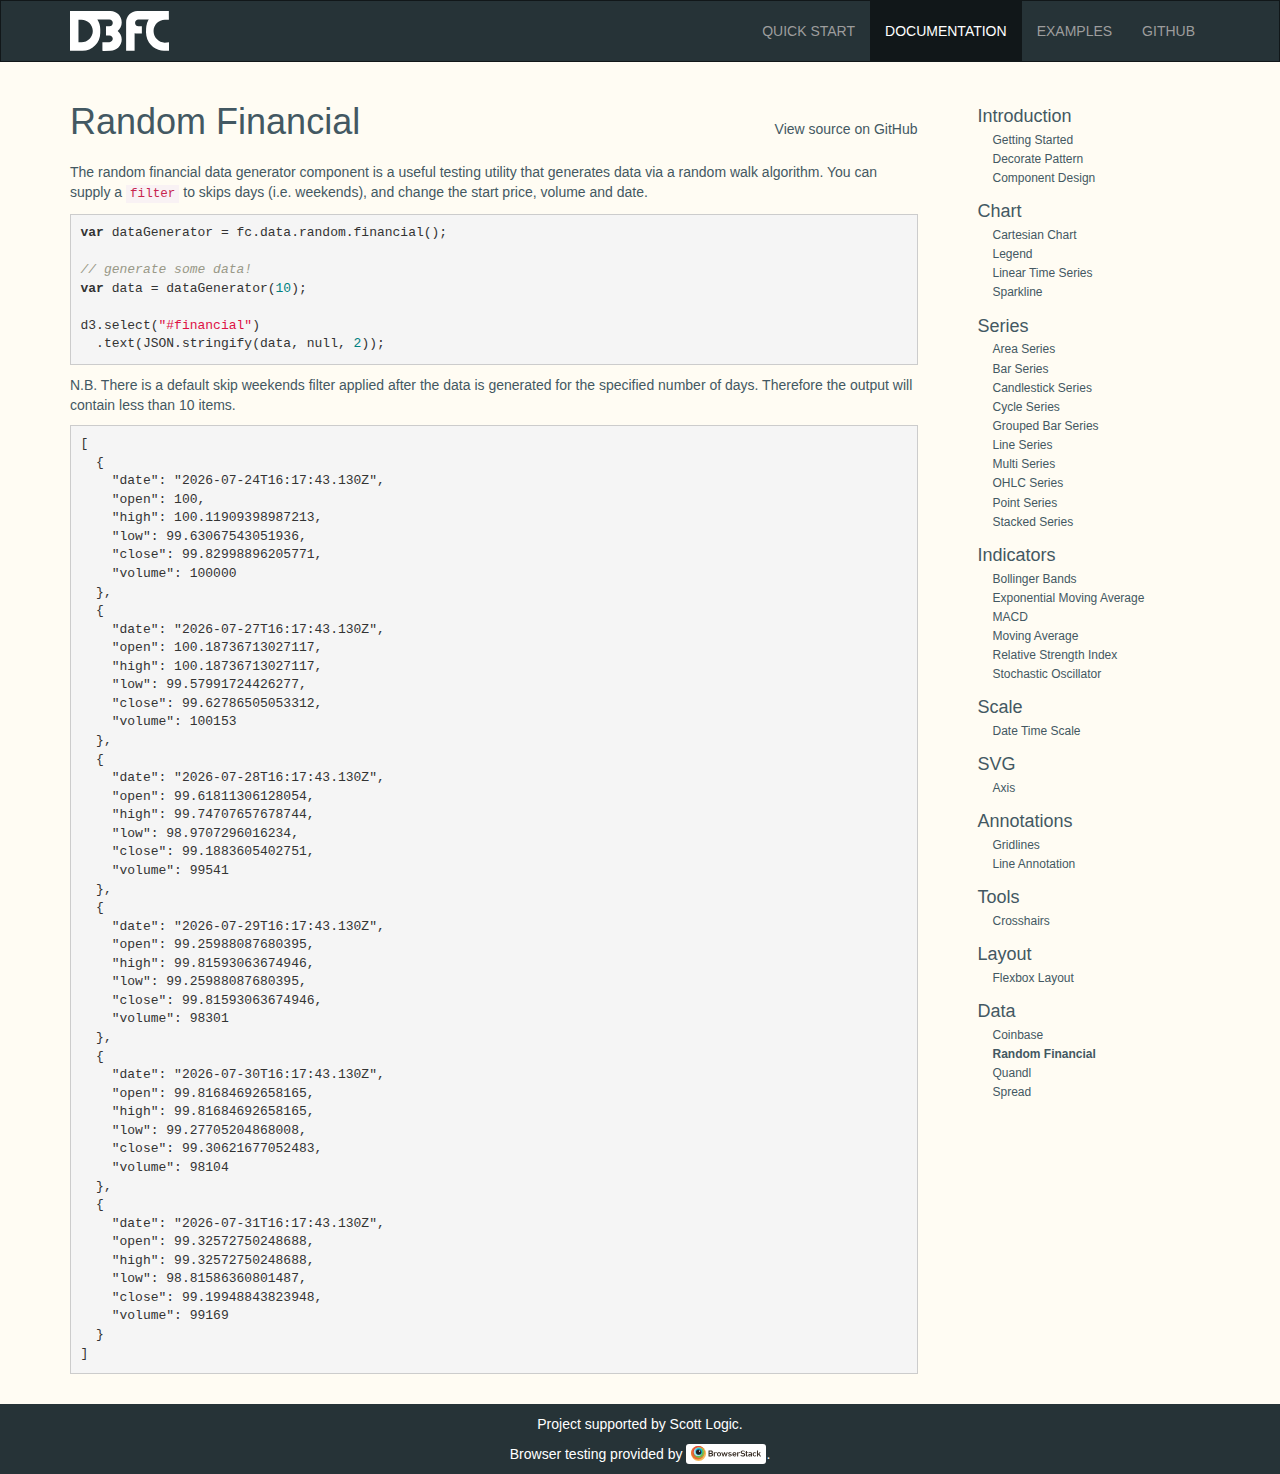
<file: components/data/financial.html>
<!DOCTYPE html>
<html lang="en">
  <head>
    <meta charset="utf-8">
    <meta http-equiv="X-UA-Compatible" content="IE=edge">
    <meta name="viewport" content="width=device-width, initial-scale=1">

    <title>Random Financial</title>
    <meta name="description" content="A collection of components that make it easy to build interactive charts with D3.">

    <script src="../../scripts.js"></script>

    <link rel="icon" type="image/png" href="../../images/favicon-16x16.png" sizes="16x16">
    <link rel="icon" type="image/png" href="../../images/favicon-32x32.png" sizes="32x32">
    <link rel="icon" type="image/png" href="../../images/favicon-96x96.png" sizes="96x96">
    <link rel="stylesheet" href="../../styles.css" />
  </head>
  <body>
    <div class="content">

      <nav class="navbar navbar-inverse">
        <div class="container">
            <div class="navbar-header">
              <a href="../../"><img class="navbar-logo" alt="d3fc" src="../../images/logo.svg" /></a>
              <button type="button" class="navbar-toggle" data-toggle="collapse" data-target=".navbar-collapse">
                <span class="icon-bar"></span>
                <span class="icon-bar"></span>
                <span class="icon-bar"></span>
              </button>
              </div>
            <div class="navbar-collapse collapse">
              <ul class="nav navbar-nav navbar-right">
                <li><a href="../..#quick-start">Quick Start</a></li>
                <li class="active"><a href="../../components/introduction/1-getting-started.html">Documentation</a></li>
                <li class=""><a href="../../examples">Examples</a></li>
                <li><a href="https://github.com/ScottLogic/d3fc">GitHub</a></li>
              </ul>
            </div>
        </div>
      </nav>

      
<div class="container component">

  <div class="row">

    <div class="col-sm-9 col-xs-12">
      <h1>
        Random Financial
        <a href="https://github.com/ScottLogic/d3fc/blob/master/src/data/random/financial.js">View source on GitHub</a>
      </h1>

      <p>The random financial data generator component is a useful testing utility that generates data via a random walk algorithm. You can supply a <code>filter</code> to skips days (i.e. weekends), and change the start price, volume and date.</p>
<pre><code class="language-js"><span class="keyword">var</span> dataGenerator = fc.data.random.financial();

<span class="comment">// generate some data!</span>
<span class="keyword">var</span> data = dataGenerator(<span class="number">10</span>);

d3.select(<span class="string">"#financial"</span>)
  .text(JSON.stringify(data, <span class="literal">null</span>, <span class="number">2</span>));</code></pre>
<p>N.B. There is a default skip weekends filter applied after the data is generated for the specified number of days. Therefore the output will contain less than 10 items.</p>
<p><pre id="financial"></pre></p>
<script type="text/javascript">
(function() {
    var dataGenerator = fc.data.random.financial();

// generate some data!
var data = dataGenerator(10);

d3.select("#financial")
  .text(JSON.stringify(data, null, 2));

}());
</script>




      <nav class="visible-xs-block">
        <ul class="pager">
          
            
              
            
          
            
              
            
          
            
              
            
          
            
              
            
          
            
              
            
          
            
              
            
          
            
              
            
          
            
              
                
                  
                  
                
                  
                  
                
                  
                  
                
                  
                  
                
                  
                  
                
                  
                  
                
                  
                    <li class="previous"><a href="coinbase.html"><span aria-hidden="true">&larr;</span> Coinbase</a></li>
                  
                  
                
                  
                  
                
                  
                  
                    <li class="next"><a href="quandl.html">Quandl <span aria-hidden="true">&rarr;</span></a></li>
                  
                
                  
                  
                
                  
                  
                
                  
                  
                
                  
                  
                
                  
                  
                
                  
                  
                
                  
                  
                
                  
                  
                
                  
                  
                
                  
                  
                
                  
                  
                
                  
                  
                
                  
                  
                
                  
                  
                
                  
                  
                
                  
                  
                
                  
                  
                
                  
                  
                
                  
                  
                
                  
                  
                
                  
                  
                
                  
                  
                
                  
                  
                
                  
                  
                
                  
                  
                
                  
                  
                
                  
                  
                
                  
                  
                
                  
                  
                
                  
                  
                
              
            
          
            
              
            
          
            
              
            
          
            
              
            
          
            
              
            
          
            
              
            
          
            
              
            
          
            
              
            
          
            
              
            
          
            
              
            
          
            
              
            
          
            
              
            
          
            
              
            
          
            
              
            
          
            
              
            
          
            
              
            
          
            
              
            
          
            
              
            
          
            
              
            
          
            
              
            
          
            
              
            
          
            
              
            
          
            
              
            
          
            
              
            
          
            
              
            
          
            
              
            
          
            
          
            
          
            
          
            
          
            
          
            
          
        </ul>
      </nav>
    </div>

    <nav class="col-sm-3 hidden-xs">
      <ul class="nav nav-stacked fixed nav-sidebar">
        
          <li>
            
              
                <h4>Introduction</h4>
              
            
              
            
              
            
              
            
              
            
              
            
              
            
              
            
              
            
              
            
            <ul class="nav nav-stacked">
              
                
              
                
              
                
              
                
              
                
              
                
              
                
              
                
              
                
              
                
              
                
              
                
              
                
              
                
              
                
              
                
              
                
                    <li class="">
                      <a href="../introduction/1-getting-started.html">
                        Getting Started
                      </a>
                    </li>
                
              
                
                    <li class="">
                      <a href="../introduction/2-decorate-pattern.html">
                        Decorate Pattern
                      </a>
                    </li>
                
              
                
                    <li class="">
                      <a href="../introduction/3-component-design.html">
                        Component Design
                      </a>
                    </li>
                
              
                
              
                
              
                
              
                
              
                
              
                
              
                
              
                
              
                
              
                
              
                
              
                
              
                
              
                
              
                
              
                
              
                
              
                
              
                
              
                
              
            </ul>
          </li>
        
          <li>
            
              
            
              
            
              
                <h4>Chart</h4>
              
            
              
            
              
            
              
            
              
            
              
            
              
            
              
            
            <ul class="nav nav-stacked">
              
                
              
                
              
                
                    <li class="">
                      <a href="../chart/cartesianChart.html">
                        Cartesian Chart
                      </a>
                    </li>
                
              
                
                    <li class="">
                      <a href="../chart/legend.html">
                        Legend
                      </a>
                    </li>
                
              
                
                    <li class="">
                      <a href="../chart/linearTimeSeries.html">
                        Linear Time Series
                      </a>
                    </li>
                
              
                
                    <li class="">
                      <a href="../chart/sparkline.html">
                        Sparkline
                      </a>
                    </li>
                
              
                
              
                
              
                
              
                
              
                
              
                
              
                
              
                
              
                
              
                
              
                
              
                
              
                
              
                
              
                
              
                
              
                
              
                
              
                
              
                
              
                
              
                
              
                
              
                
              
                
              
                
              
                
              
                
              
                
              
                
              
                
              
                
              
                
              
            </ul>
          </li>
        
          <li>
            
              
            
              
            
              
            
              
                <h4>Series</h4>
              
            
              
            
              
            
              
            
              
            
              
            
              
            
            <ul class="nav nav-stacked">
              
                
              
                
              
                
              
                
              
                
              
                
              
                
              
                
              
                
              
                
              
                
              
                
              
                
              
                
              
                
              
                
              
                
              
                
              
                
              
                
              
                
              
                
                    <li class="">
                      <a href="../series/area.html">
                        Area Series
                      </a>
                    </li>
                
              
                
                    <li class="">
                      <a href="../series/bar.html">
                        Bar Series
                      </a>
                    </li>
                
              
                
                    <li class="">
                      <a href="../series/candlestick.html">
                        Candlestick Series
                      </a>
                    </li>
                
              
                
                    <li class="">
                      <a href="../series/cycle.html">
                        Cycle Series
                      </a>
                    </li>
                
              
                
                    <li class="">
                      <a href="../series/grouped-bar.html">
                        Grouped Bar Series
                      </a>
                    </li>
                
              
                
                    <li class="">
                      <a href="../series/line.html">
                        Line Series
                      </a>
                    </li>
                
              
                
                    <li class="">
                      <a href="../series/multi.html">
                        Multi Series
                      </a>
                    </li>
                
              
                
                    <li class="">
                      <a href="../series/ohlc.html">
                        OHLC Series
                      </a>
                    </li>
                
              
                
                    <li class="">
                      <a href="../series/point.html">
                        Point Series
                      </a>
                    </li>
                
              
                
                    <li class="">
                      <a href="../series/stacked.html">
                        Stacked Series
                      </a>
                    </li>
                
              
                
              
                
              
                
              
                
              
                
              
                
              
                
              
                
              
            </ul>
          </li>
        
          <li>
            
              
            
              
            
              
            
              
            
              
                <h4>Indicators</h4>
              
            
              
            
              
            
              
            
              
            
              
            
            <ul class="nav nav-stacked">
              
                
              
                
              
                
              
                
              
                
              
                
              
                
              
                
              
                
              
                
              
                
                    <li class="">
                      <a href="../indicator/bollingerBands.html">
                        Bollinger Bands
                      </a>
                    </li>
                
              
                
                    <li class="">
                      <a href="../indicator/exponentialMovingAverage.html">
                        Exponential Moving Average
                      </a>
                    </li>
                
              
                
                    <li class="">
                      <a href="../indicator/macd.html">
                        MACD
                      </a>
                    </li>
                
              
                
                    <li class="">
                      <a href="../indicator/movingAverage.html">
                        Moving Average
                      </a>
                    </li>
                
              
                
                    <li class="">
                      <a href="../indicator/relativeStrengthIndicator.html">
                        Relative Strength Index
                      </a>
                    </li>
                
              
                
                    <li class="">
                      <a href="../indicator/stochasticOscillator.html">
                        Stochastic Oscillator
                      </a>
                    </li>
                
              
                
              
                
              
                
              
                
              
                
              
                
              
                
              
                
              
                
              
                
              
                
              
                
              
                
              
                
              
                
              
                
              
                
              
                
              
                
              
                
              
                
              
                
              
                
              
            </ul>
          </li>
        
          <li>
            
              
            
              
            
              
            
              
            
              
            
              
                <h4>Scale</h4>
              
            
              
            
              
            
              
            
              
            
            <ul class="nav nav-stacked">
              
                
              
                
              
                
              
                
              
                
              
                
              
                
              
                
              
                
              
                
              
                
              
                
              
                
              
                
              
                
              
                
              
                
              
                
              
                
              
                
              
                
                    <li class="">
                      <a href="../scale/dateTime.html">
                        Date Time Scale
                      </a>
                    </li>
                
              
                
              
                
              
                
              
                
              
                
              
                
              
                
              
                
              
                
              
                
              
                
              
                
              
                
              
                
              
                
              
                
              
                
              
                
              
            </ul>
          </li>
        
          <li>
            
              
            
              
            
              
            
              
            
              
            
              
            
              
            
              
                <h4>SVG</h4>
              
            
              
            
              
            
            <ul class="nav nav-stacked">
              
                
              
                
              
                
              
                
              
                
              
                
              
                
              
                
              
                
              
                
              
                
              
                
              
                
              
                
              
                
              
                
              
                
              
                
              
                
              
                
              
                
              
                
              
                
              
                
              
                
              
                
              
                
              
                
              
                
              
                
              
                
              
                
                    <li class="">
                      <a href="../svg/axis.html">
                        Axis
                      </a>
                    </li>
                
              
                
              
                
              
                
              
                
              
                
              
                
              
                
              
            </ul>
          </li>
        
          <li>
            
              
            
              
                <h4>Annotations</h4>
              
            
              
            
              
            
              
            
              
            
              
            
              
            
              
            
              
            
            <ul class="nav nav-stacked">
              
                
              
                
                    <li class="">
                      <a href="../annotation/gridlines.html">
                        Gridlines
                      </a>
                    </li>
                
              
                
              
                
              
                
              
                
              
                
              
                
              
                
              
                
              
                
              
                
              
                
              
                
              
                
              
                
              
                
              
                
              
                
              
                
                    <li class="">
                      <a href="../annotation/line.html">
                        Line Annotation
                      </a>
                    </li>
                
              
                
              
                
              
                
              
                
              
                
              
                
              
                
              
                
              
                
              
                
              
                
              
                
              
                
              
                
              
                
              
                
              
                
              
                
              
                
              
            </ul>
          </li>
        
          <li>
            
              
            
              
            
              
            
              
            
              
            
              
            
              
                <h4>Tools</h4>
              
            
              
            
              
            
              
            
            <ul class="nav nav-stacked">
              
                
              
                
              
                
              
                
              
                
              
                
              
                
              
                
              
                
              
                
              
                
              
                
              
                
              
                
              
                
              
                
              
                
              
                
              
                
              
                
              
                
              
                
              
                
              
                
              
                
              
                
              
                
              
                
              
                
              
                
              
                
              
                
              
                
                    <li class="">
                      <a href="../tool/crosshairs.html">
                        Crosshairs
                      </a>
                    </li>
                
              
                
              
                
              
                
              
                
              
                
              
                
              
            </ul>
          </li>
        
          <li>
            
              
            
              
            
              
            
              
            
              
            
              
            
              
            
              
            
              
                <h4>Layout</h4>
              
            
              
            
            <ul class="nav nav-stacked">
              
                
                    <li class="">
                      <a href="../layout/layout.html">
                        Flexbox Layout
                      </a>
                    </li>
                
              
                
              
                
              
                
              
                
              
                
              
                
              
                
              
                
              
                
              
                
              
                
              
                
              
                
              
                
              
                
              
                
              
                
              
                
              
                
              
                
              
                
              
                
              
                
              
                
              
                
              
                
              
                
              
                
              
                
              
                
              
                
              
                
              
                
              
                
              
                
              
                
              
                
              
                
              
            </ul>
          </li>
        
          <li>
            
              
            
              
            
              
            
              
            
              
            
              
            
              
            
              
            
              
            
              
                <h4>Data</h4>
              
            
            <ul class="nav nav-stacked">
              
                
              
                
              
                
              
                
              
                
              
                
              
                
                    <li class="">
                      <a href="coinbase.html">
                        Coinbase
                      </a>
                    </li>
                
              
                
                    <li class="active">
                      <a href="financial.html">
                        Random Financial
                      </a>
                    </li>
                
              
                
                    <li class="">
                      <a href="quandl.html">
                        Quandl
                      </a>
                    </li>
                
              
                
                    <li class="">
                      <a href="spread.html">
                        Spread
                      </a>
                    </li>
                
              
                
              
                
              
                
              
                
              
                
              
                
              
                
              
                
              
                
              
                
              
                
              
                
              
                
              
                
              
                
              
                
              
                
              
                
              
                
              
                
              
                
              
                
              
                
              
                
              
                
              
                
              
                
              
                
              
                
              
            </ul>
          </li>
        
      </ul>
    </nav>

  </div>

</div>


    </div>
    <footer>
      <div class="container">
        <p class="muted credit text-center">Project supported by <a href="http://www.scottlogic.com">Scott Logic</a>.</p>
        <p class="muted credit text-center">Browser testing provided by <a class="browserstack" href="https://browserstack.com">BrowserStack</a>.</p>
      </div>
    </footer>

    
    <script src="//localhost:35729/livereload.js"></script>
  </body>
</html>
</file>
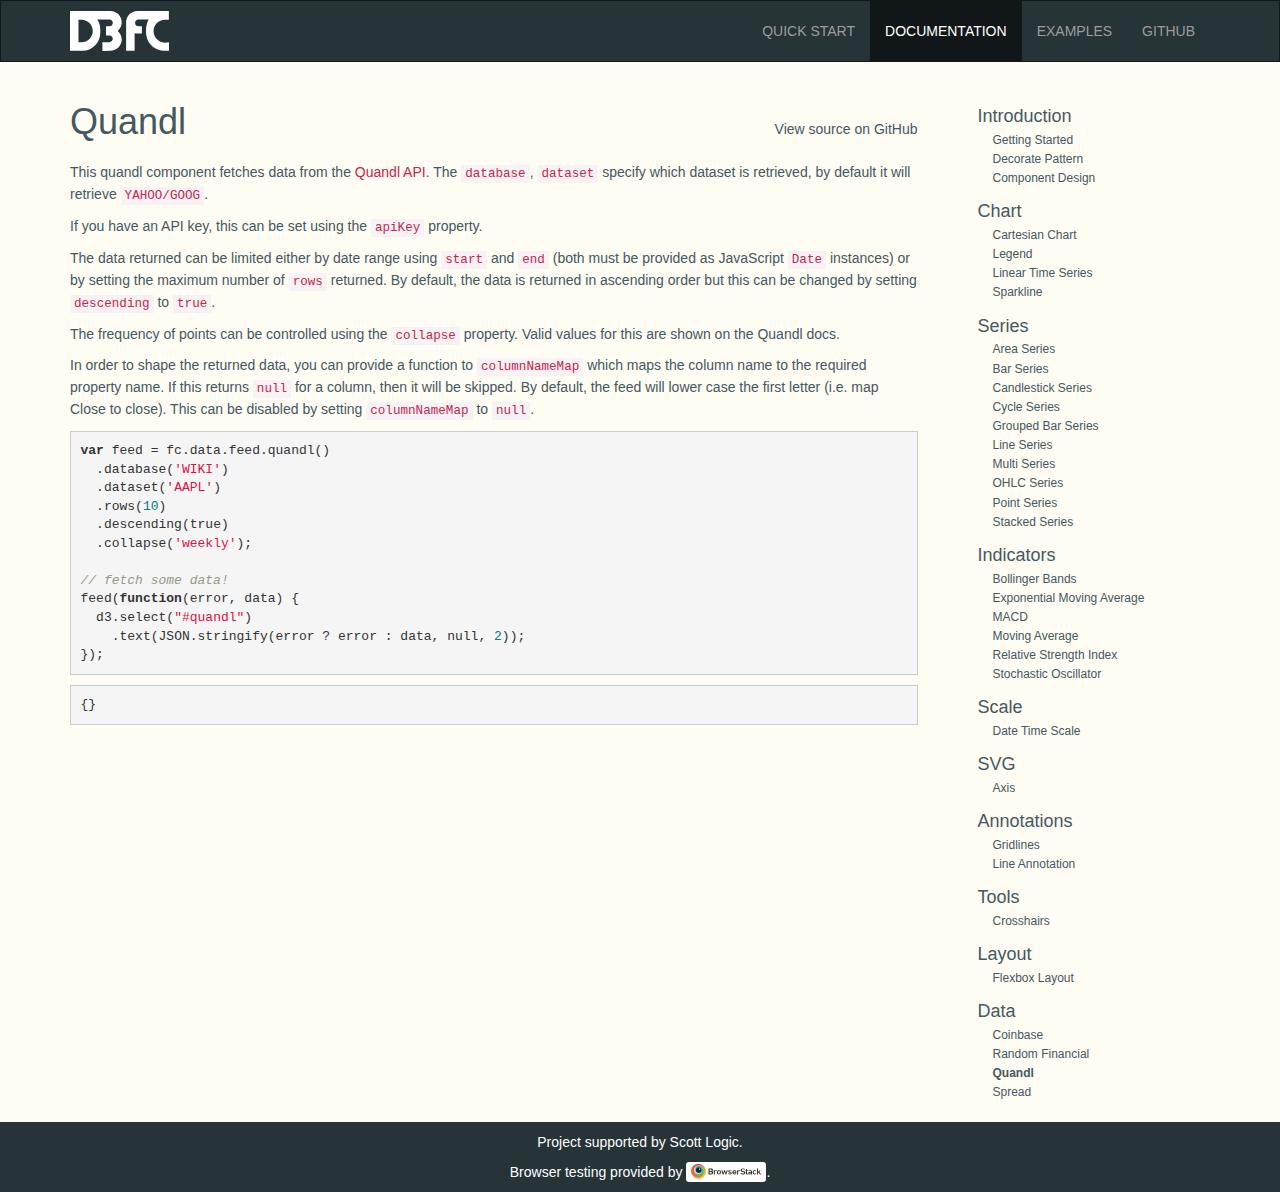
<file: components/data/quandl.html>
<!DOCTYPE html>
<html lang="en">
  <head>
    <meta charset="utf-8">
    <meta http-equiv="X-UA-Compatible" content="IE=edge">
    <meta name="viewport" content="width=device-width, initial-scale=1">

    <title>Quandl</title>
    <meta name="description" content="A collection of components that make it easy to build interactive charts with D3.">

    <script src="../../scripts.js"></script>

    <link rel="icon" type="image/png" href="../../images/favicon-16x16.png" sizes="16x16">
    <link rel="icon" type="image/png" href="../../images/favicon-32x32.png" sizes="32x32">
    <link rel="icon" type="image/png" href="../../images/favicon-96x96.png" sizes="96x96">
    <link rel="stylesheet" href="../../styles.css" />
  </head>
  <body>
    <div class="content">

      <nav class="navbar navbar-inverse">
        <div class="container">
            <div class="navbar-header">
              <a href="../../"><img class="navbar-logo" alt="d3fc" src="../../images/logo.svg" /></a>
              <button type="button" class="navbar-toggle" data-toggle="collapse" data-target=".navbar-collapse">
                <span class="icon-bar"></span>
                <span class="icon-bar"></span>
                <span class="icon-bar"></span>
              </button>
              </div>
            <div class="navbar-collapse collapse">
              <ul class="nav navbar-nav navbar-right">
                <li><a href="../..#quick-start">Quick Start</a></li>
                <li class="active"><a href="../../components/introduction/1-getting-started.html">Documentation</a></li>
                <li class=""><a href="../../examples">Examples</a></li>
                <li><a href="https://github.com/ScottLogic/d3fc">GitHub</a></li>
              </ul>
            </div>
        </div>
      </nav>

      
<div class="container component">

  <div class="row">

    <div class="col-sm-9 col-xs-12">
      <h1>
        Quandl
        <a href="https://github.com/ScottLogic/d3fc/blob/master/src/data/feed/quandl.js">View source on GitHub</a>
      </h1>

      <p>This quandl component fetches data from the <a href="https://www.quandl.com/docs/api#datasets">Quandl API</a>. 
The <code>database</code>, <code>dataset</code> specify which dataset is retrieved, by default it will retrieve <code>YAHOO/GOOG</code>.</p>
<p>If you have an API key, this can be set using the <code>apiKey</code> property. </p>
<p>The data returned can be limited either by date range using <code>start</code> and <code>end</code> (both must be provided as JavaScript <code>Date</code> instances) or by setting the maximum number of <code>rows</code> returned. By default, the data is returned in ascending order but this can be changed by setting <code>descending</code> to <code>true</code>.</p>
<p>The frequency of points can be controlled using the <code>collapse</code> property. Valid values for this are shown on the Quandl docs.</p>
<p>In order to shape the returned data, you can provide a function to <code>columnNameMap</code> which maps the column name to the required property name. If this returns <code>null</code> for a column, then it will be skipped. By default, the feed will lower case the first letter (i.e. map Close to close). This can be disabled by setting <code>columnNameMap</code> to <code>null</code>.</p>
<pre><code class="language-js"><span class="keyword">var</span> feed = fc.data.feed.quandl()
  .database(<span class="string">'WIKI'</span>)
  .dataset(<span class="string">'AAPL'</span>)
  .rows(<span class="number">10</span>)
  .descending(<span class="literal">true</span>)
  .collapse(<span class="string">'weekly'</span>);

<span class="comment">// fetch some data!</span>
feed(<span class="function"><span class="keyword">function</span><span class="params">(error, data)</span> {</span>
  d3.select(<span class="string">"#quandl"</span>)
    .text(JSON.stringify(error ? error : data, <span class="literal">null</span>, <span class="number">2</span>));
});</code></pre>
<p><pre id="quandl">Loading...</pre></p>
<script type="text/javascript">
(function() {
    var feed = fc.data.feed.quandl()
  .database('WIKI')
  .dataset('AAPL')
  .rows(10)
  .descending(true)
  .collapse('weekly');

// fetch some data!
feed(function(error, data) {
  d3.select("#quandl")
    .text(JSON.stringify(error ? error : data, null, 2));
});

}());
</script>



      <nav class="visible-xs-block">
        <ul class="pager">
          
            
              
            
          
            
              
            
          
            
              
            
          
            
              
            
          
            
              
            
          
            
              
            
          
            
              
            
          
            
              
            
          
            
              
                
                  
                  
                
                  
                  
                
                  
                  
                
                  
                  
                
                  
                  
                
                  
                  
                
                  
                  
                
                  
                    <li class="previous"><a href="financial.html"><span aria-hidden="true">&larr;</span> Random Financial</a></li>
                  
                  
                
                  
                  
                
                  
                  
                    <li class="next"><a href="spread.html">Spread <span aria-hidden="true">&rarr;</span></a></li>
                  
                
                  
                  
                
                  
                  
                
                  
                  
                
                  
                  
                
                  
                  
                
                  
                  
                
                  
                  
                
                  
                  
                
                  
                  
                
                  
                  
                
                  
                  
                
                  
                  
                
                  
                  
                
                  
                  
                
                  
                  
                
                  
                  
                
                  
                  
                
                  
                  
                
                  
                  
                
                  
                  
                
                  
                  
                
                  
                  
                
                  
                  
                
                  
                  
                
                  
                  
                
                  
                  
                
                  
                  
                
                  
                  
                
                  
                  
                
              
            
          
            
              
            
          
            
              
            
          
            
              
            
          
            
              
            
          
            
              
            
          
            
              
            
          
            
              
            
          
            
              
            
          
            
              
            
          
            
              
            
          
            
              
            
          
            
              
            
          
            
              
            
          
            
              
            
          
            
              
            
          
            
              
            
          
            
              
            
          
            
              
            
          
            
              
            
          
            
              
            
          
            
              
            
          
            
              
            
          
            
              
            
          
            
              
            
          
            
          
            
          
            
          
            
          
            
          
            
          
        </ul>
      </nav>
    </div>

    <nav class="col-sm-3 hidden-xs">
      <ul class="nav nav-stacked fixed nav-sidebar">
        
          <li>
            
              
                <h4>Introduction</h4>
              
            
              
            
              
            
              
            
              
            
              
            
              
            
              
            
              
            
              
            
            <ul class="nav nav-stacked">
              
                
              
                
              
                
              
                
              
                
              
                
              
                
              
                
              
                
              
                
              
                
              
                
              
                
              
                
              
                
              
                
              
                
                    <li class="">
                      <a href="../introduction/1-getting-started.html">
                        Getting Started
                      </a>
                    </li>
                
              
                
                    <li class="">
                      <a href="../introduction/2-decorate-pattern.html">
                        Decorate Pattern
                      </a>
                    </li>
                
              
                
                    <li class="">
                      <a href="../introduction/3-component-design.html">
                        Component Design
                      </a>
                    </li>
                
              
                
              
                
              
                
              
                
              
                
              
                
              
                
              
                
              
                
              
                
              
                
              
                
              
                
              
                
              
                
              
                
              
                
              
                
              
                
              
                
              
            </ul>
          </li>
        
          <li>
            
              
            
              
            
              
                <h4>Chart</h4>
              
            
              
            
              
            
              
            
              
            
              
            
              
            
              
            
            <ul class="nav nav-stacked">
              
                
              
                
              
                
                    <li class="">
                      <a href="../chart/cartesianChart.html">
                        Cartesian Chart
                      </a>
                    </li>
                
              
                
                    <li class="">
                      <a href="../chart/legend.html">
                        Legend
                      </a>
                    </li>
                
              
                
                    <li class="">
                      <a href="../chart/linearTimeSeries.html">
                        Linear Time Series
                      </a>
                    </li>
                
              
                
                    <li class="">
                      <a href="../chart/sparkline.html">
                        Sparkline
                      </a>
                    </li>
                
              
                
              
                
              
                
              
                
              
                
              
                
              
                
              
                
              
                
              
                
              
                
              
                
              
                
              
                
              
                
              
                
              
                
              
                
              
                
              
                
              
                
              
                
              
                
              
                
              
                
              
                
              
                
              
                
              
                
              
                
              
                
              
                
              
                
              
            </ul>
          </li>
        
          <li>
            
              
            
              
            
              
            
              
                <h4>Series</h4>
              
            
              
            
              
            
              
            
              
            
              
            
              
            
            <ul class="nav nav-stacked">
              
                
              
                
              
                
              
                
              
                
              
                
              
                
              
                
              
                
              
                
              
                
              
                
              
                
              
                
              
                
              
                
              
                
              
                
              
                
              
                
              
                
              
                
                    <li class="">
                      <a href="../series/area.html">
                        Area Series
                      </a>
                    </li>
                
              
                
                    <li class="">
                      <a href="../series/bar.html">
                        Bar Series
                      </a>
                    </li>
                
              
                
                    <li class="">
                      <a href="../series/candlestick.html">
                        Candlestick Series
                      </a>
                    </li>
                
              
                
                    <li class="">
                      <a href="../series/cycle.html">
                        Cycle Series
                      </a>
                    </li>
                
              
                
                    <li class="">
                      <a href="../series/grouped-bar.html">
                        Grouped Bar Series
                      </a>
                    </li>
                
              
                
                    <li class="">
                      <a href="../series/line.html">
                        Line Series
                      </a>
                    </li>
                
              
                
                    <li class="">
                      <a href="../series/multi.html">
                        Multi Series
                      </a>
                    </li>
                
              
                
                    <li class="">
                      <a href="../series/ohlc.html">
                        OHLC Series
                      </a>
                    </li>
                
              
                
                    <li class="">
                      <a href="../series/point.html">
                        Point Series
                      </a>
                    </li>
                
              
                
                    <li class="">
                      <a href="../series/stacked.html">
                        Stacked Series
                      </a>
                    </li>
                
              
                
              
                
              
                
              
                
              
                
              
                
              
                
              
                
              
            </ul>
          </li>
        
          <li>
            
              
            
              
            
              
            
              
            
              
                <h4>Indicators</h4>
              
            
              
            
              
            
              
            
              
            
              
            
            <ul class="nav nav-stacked">
              
                
              
                
              
                
              
                
              
                
              
                
              
                
              
                
              
                
              
                
              
                
                    <li class="">
                      <a href="../indicator/bollingerBands.html">
                        Bollinger Bands
                      </a>
                    </li>
                
              
                
                    <li class="">
                      <a href="../indicator/exponentialMovingAverage.html">
                        Exponential Moving Average
                      </a>
                    </li>
                
              
                
                    <li class="">
                      <a href="../indicator/macd.html">
                        MACD
                      </a>
                    </li>
                
              
                
                    <li class="">
                      <a href="../indicator/movingAverage.html">
                        Moving Average
                      </a>
                    </li>
                
              
                
                    <li class="">
                      <a href="../indicator/relativeStrengthIndicator.html">
                        Relative Strength Index
                      </a>
                    </li>
                
              
                
                    <li class="">
                      <a href="../indicator/stochasticOscillator.html">
                        Stochastic Oscillator
                      </a>
                    </li>
                
              
                
              
                
              
                
              
                
              
                
              
                
              
                
              
                
              
                
              
                
              
                
              
                
              
                
              
                
              
                
              
                
              
                
              
                
              
                
              
                
              
                
              
                
              
                
              
            </ul>
          </li>
        
          <li>
            
              
            
              
            
              
            
              
            
              
            
              
                <h4>Scale</h4>
              
            
              
            
              
            
              
            
              
            
            <ul class="nav nav-stacked">
              
                
              
                
              
                
              
                
              
                
              
                
              
                
              
                
              
                
              
                
              
                
              
                
              
                
              
                
              
                
              
                
              
                
              
                
              
                
              
                
              
                
                    <li class="">
                      <a href="../scale/dateTime.html">
                        Date Time Scale
                      </a>
                    </li>
                
              
                
              
                
              
                
              
                
              
                
              
                
              
                
              
                
              
                
              
                
              
                
              
                
              
                
              
                
              
                
              
                
              
                
              
                
              
            </ul>
          </li>
        
          <li>
            
              
            
              
            
              
            
              
            
              
            
              
            
              
            
              
                <h4>SVG</h4>
              
            
              
            
              
            
            <ul class="nav nav-stacked">
              
                
              
                
              
                
              
                
              
                
              
                
              
                
              
                
              
                
              
                
              
                
              
                
              
                
              
                
              
                
              
                
              
                
              
                
              
                
              
                
              
                
              
                
              
                
              
                
              
                
              
                
              
                
              
                
              
                
              
                
              
                
              
                
                    <li class="">
                      <a href="../svg/axis.html">
                        Axis
                      </a>
                    </li>
                
              
                
              
                
              
                
              
                
              
                
              
                
              
                
              
            </ul>
          </li>
        
          <li>
            
              
            
              
                <h4>Annotations</h4>
              
            
              
            
              
            
              
            
              
            
              
            
              
            
              
            
              
            
            <ul class="nav nav-stacked">
              
                
              
                
                    <li class="">
                      <a href="../annotation/gridlines.html">
                        Gridlines
                      </a>
                    </li>
                
              
                
              
                
              
                
              
                
              
                
              
                
              
                
              
                
              
                
              
                
              
                
              
                
              
                
              
                
              
                
              
                
              
                
              
                
                    <li class="">
                      <a href="../annotation/line.html">
                        Line Annotation
                      </a>
                    </li>
                
              
                
              
                
              
                
              
                
              
                
              
                
              
                
              
                
              
                
              
                
              
                
              
                
              
                
              
                
              
                
              
                
              
                
              
                
              
                
              
            </ul>
          </li>
        
          <li>
            
              
            
              
            
              
            
              
            
              
            
              
            
              
                <h4>Tools</h4>
              
            
              
            
              
            
              
            
            <ul class="nav nav-stacked">
              
                
              
                
              
                
              
                
              
                
              
                
              
                
              
                
              
                
              
                
              
                
              
                
              
                
              
                
              
                
              
                
              
                
              
                
              
                
              
                
              
                
              
                
              
                
              
                
              
                
              
                
              
                
              
                
              
                
              
                
              
                
              
                
              
                
                    <li class="">
                      <a href="../tool/crosshairs.html">
                        Crosshairs
                      </a>
                    </li>
                
              
                
              
                
              
                
              
                
              
                
              
                
              
            </ul>
          </li>
        
          <li>
            
              
            
              
            
              
            
              
            
              
            
              
            
              
            
              
            
              
                <h4>Layout</h4>
              
            
              
            
            <ul class="nav nav-stacked">
              
                
                    <li class="">
                      <a href="../layout/layout.html">
                        Flexbox Layout
                      </a>
                    </li>
                
              
                
              
                
              
                
              
                
              
                
              
                
              
                
              
                
              
                
              
                
              
                
              
                
              
                
              
                
              
                
              
                
              
                
              
                
              
                
              
                
              
                
              
                
              
                
              
                
              
                
              
                
              
                
              
                
              
                
              
                
              
                
              
                
              
                
              
                
              
                
              
                
              
                
              
                
              
            </ul>
          </li>
        
          <li>
            
              
            
              
            
              
            
              
            
              
            
              
            
              
            
              
            
              
            
              
                <h4>Data</h4>
              
            
            <ul class="nav nav-stacked">
              
                
              
                
              
                
              
                
              
                
              
                
              
                
                    <li class="">
                      <a href="coinbase.html">
                        Coinbase
                      </a>
                    </li>
                
              
                
                    <li class="">
                      <a href="financial.html">
                        Random Financial
                      </a>
                    </li>
                
              
                
                    <li class="active">
                      <a href="quandl.html">
                        Quandl
                      </a>
                    </li>
                
              
                
                    <li class="">
                      <a href="spread.html">
                        Spread
                      </a>
                    </li>
                
              
                
              
                
              
                
              
                
              
                
              
                
              
                
              
                
              
                
              
                
              
                
              
                
              
                
              
                
              
                
              
                
              
                
              
                
              
                
              
                
              
                
              
                
              
                
              
                
              
                
              
                
              
                
              
                
              
                
              
            </ul>
          </li>
        
      </ul>
    </nav>

  </div>

</div>


    </div>
    <footer>
      <div class="container">
        <p class="muted credit text-center">Project supported by <a href="http://www.scottlogic.com">Scott Logic</a>.</p>
        <p class="muted credit text-center">Browser testing provided by <a class="browserstack" href="https://browserstack.com">BrowserStack</a>.</p>
      </div>
    </footer>

    
    <script src="//localhost:35729/livereload.js"></script>
  </body>
</html>
</file>
